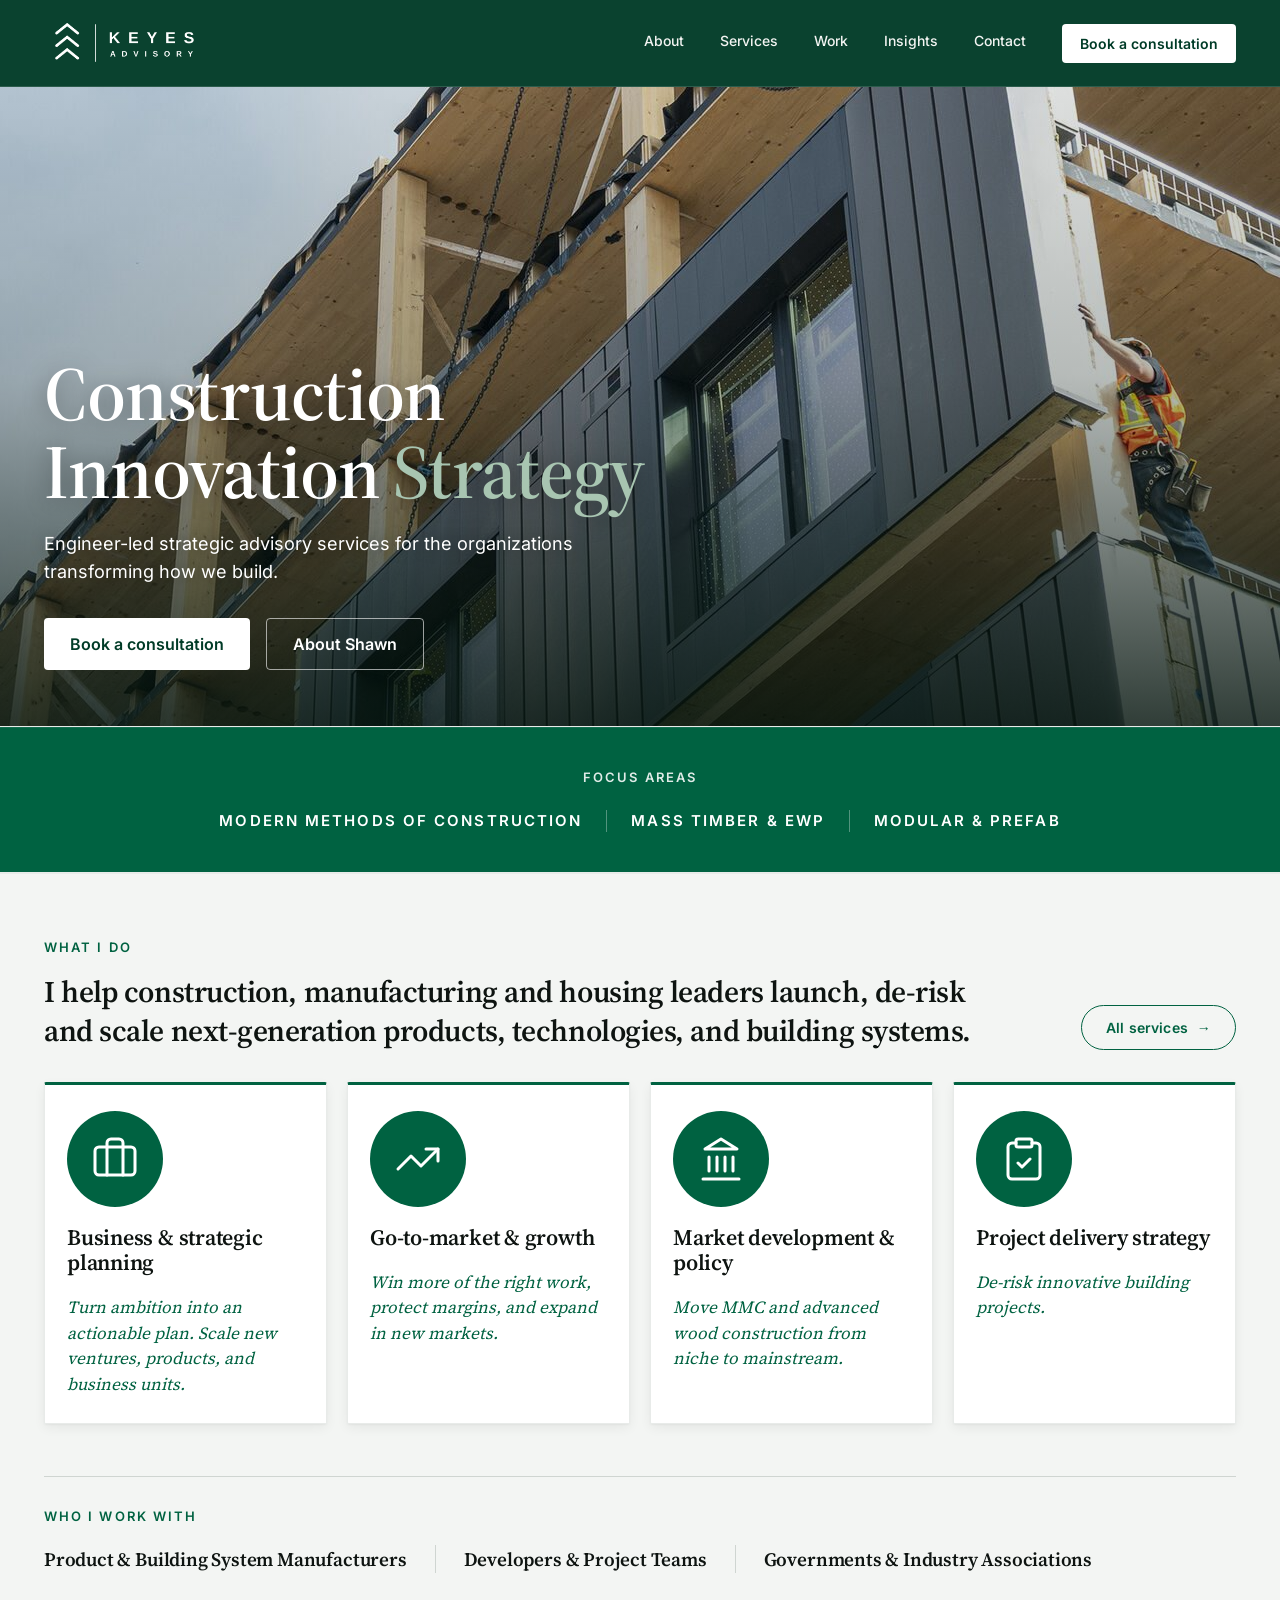
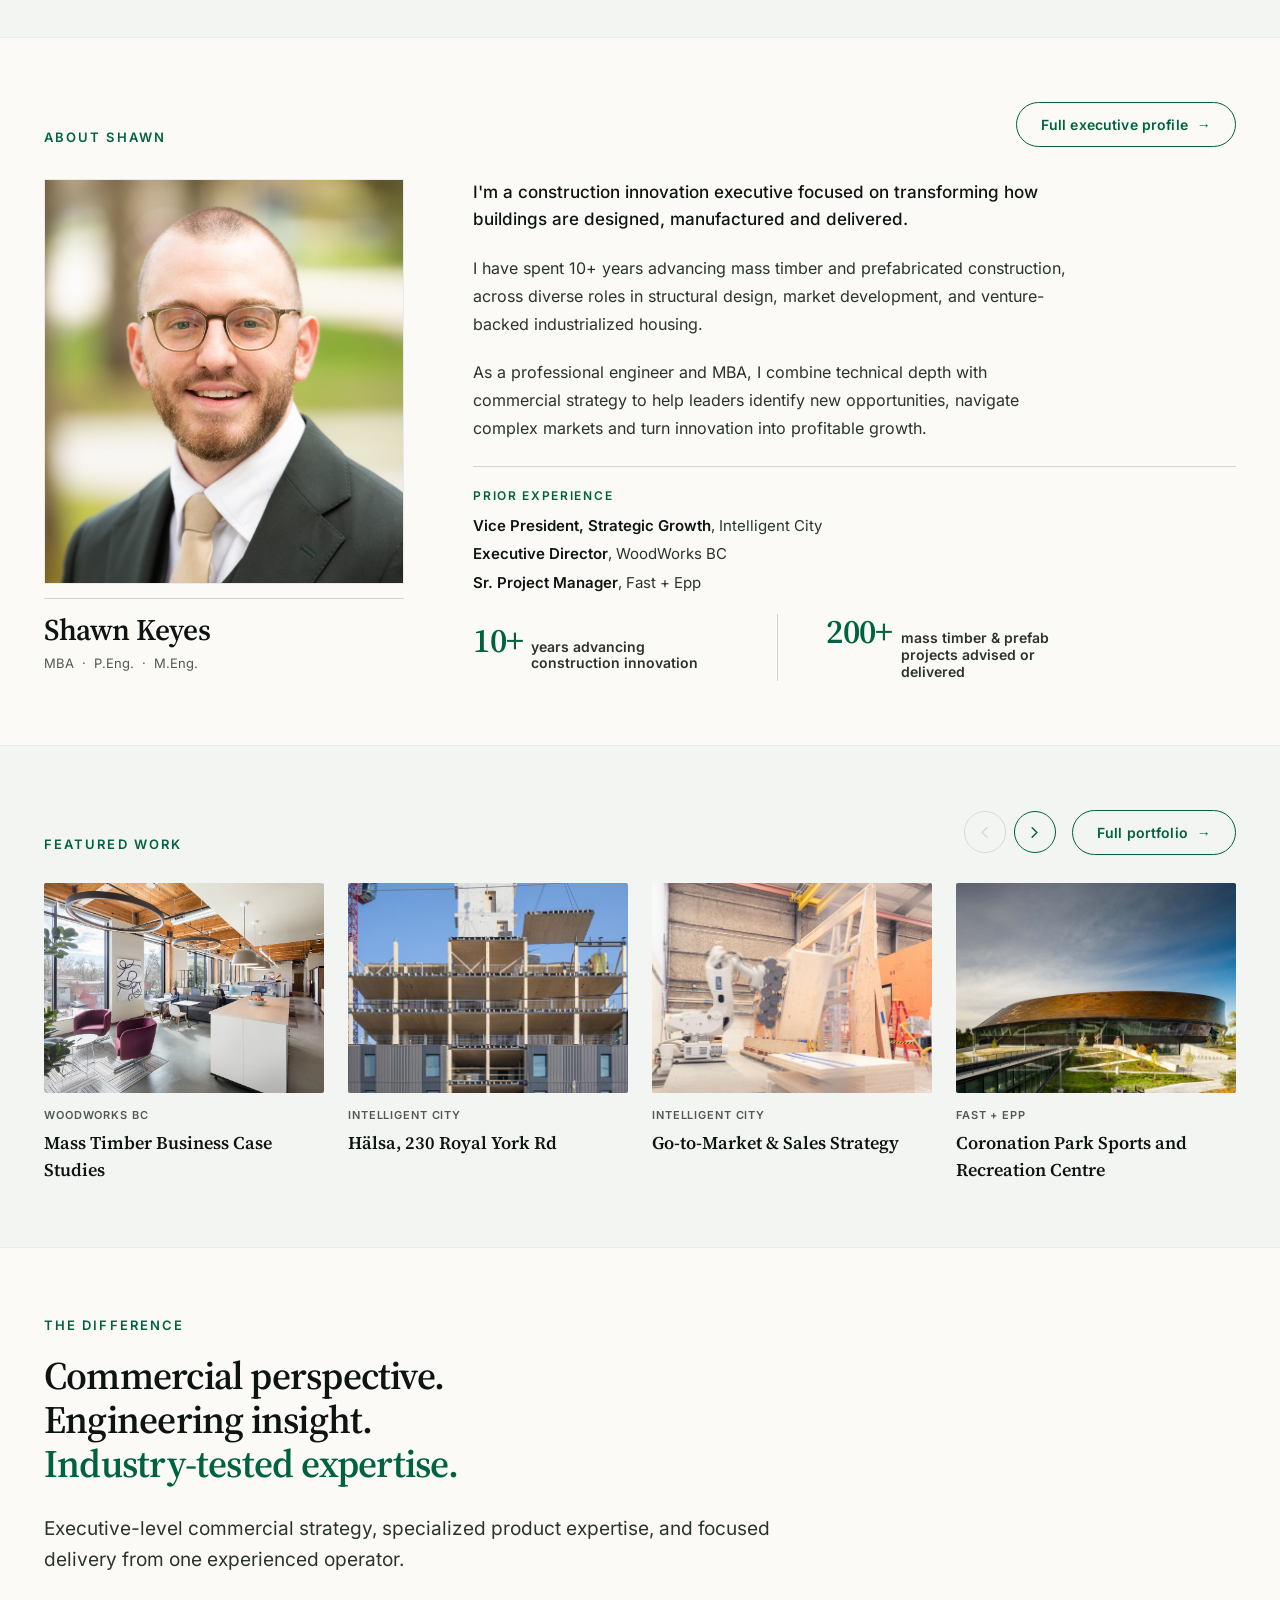
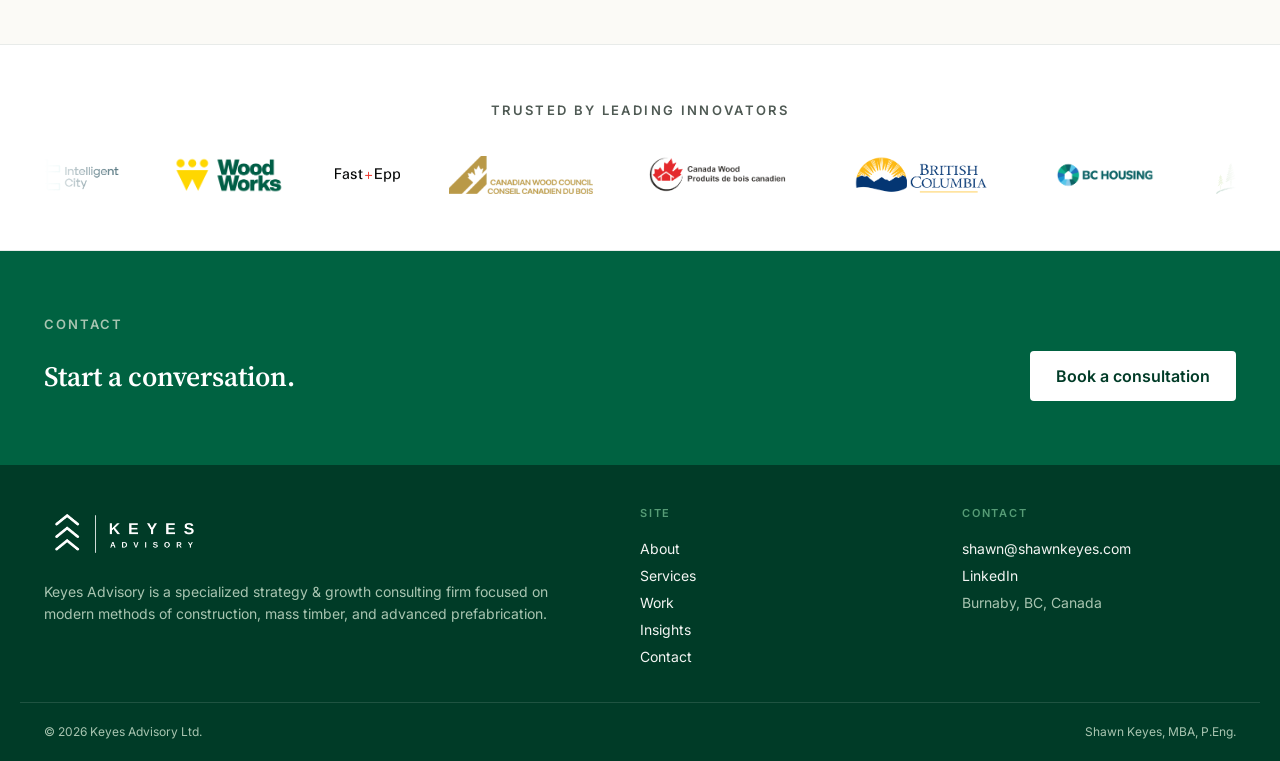
<file: index.html>
<!DOCTYPE html>
<html lang="en">
<head>
<meta charset="utf-8">
<title>Keyes Advisory</title>
<meta name="viewport" content="width=device-width, initial-scale=1">
<meta name="description" content="Engineer-led strategic advisory services for the organizations transforming how we build. Keyes Advisory specializes in modern methods of construction (MMC), mass timber, and modular &amp; prefab.">
<meta name="author" content="Shawn Keyes">
<meta name="keywords" content="Shawn Keyes, Keyes Advisory, construction innovation, mass timber, modern methods of construction, industrialized construction, prefabrication, engineer, commercial executive, chief commercial officer, consulting, go-to-market strategy">
<link rel="canonical" href="https://shawnkeyes.com/">
<meta name="robots" content="index,follow">
<meta name="theme-color" content="#003b27">
<meta property="og:type" content="website">
<meta property="og:site_name" content="Keyes Advisory">
<meta property="og:locale" content="en_CA">
<meta property="og:url" content="https://shawnkeyes.com/">
<meta property="og:title" content="Keyes Advisory — Construction Innovation Strategy">
<meta property="og:description" content="Engineer-led strategic advisory services for the organizations transforming how we build.">
<meta property="og:image" content="https://shawnkeyes.com/assets/og-cover.png">
<meta property="og:image:width" content="1200">
<meta property="og:image:height" content="630">
<meta property="og:image:alt" content="Keyes Advisory — Construction Innovation Strategy">
<meta name="twitter:card" content="summary_large_image">
<meta name="twitter:title" content="Keyes Advisory — Construction Innovation Strategy">
<meta name="twitter:description" content="Engineer-led strategic advisory services for the organizations transforming how we build.">
<meta name="twitter:image" content="https://shawnkeyes.com/assets/og-cover.png">
<link rel="icon" type="image/svg+xml" href="assets/favicon.svg">
<link rel="icon" type="image/png" href="assets/favicon-app-icon.png">
<link rel="apple-touch-icon" href="assets/favicon-app-icon.png">
<link rel="preload" href="assets/fonts/Inter-400.woff2" as="font" type="font/woff2" crossorigin>
<link rel="preload" href="assets/fonts/SourceSerif4-600.woff2" as="font" type="font/woff2" crossorigin>
<link rel="stylesheet" href="css/tokens.css">
<link rel="stylesheet" href="css/site.css">
<link rel="stylesheet" href="css/pages.css">
<script defer data-domain="shawnkeyes.com" src="https://plausible.io/js/script.js"></script>
<script type="application/ld+json">
{"@context":"https://schema.org","@graph":[{"@type":"WebSite","@id":"https://shawnkeyes.com/#website","url":"https://shawnkeyes.com/","name":"Keyes Advisory","alternateName":"Shawn Keyes — Keyes Advisory","inLanguage":"en-CA","publisher":{"@id":"https://shawnkeyes.com/#business"}},{"@type":"ProfessionalService","@id":"https://shawnkeyes.com/#business","name":"Keyes Advisory","legalName":"Keyes Advisory Ltd.","url":"https://shawnkeyes.com/","email":"shawn@shawnkeyes.com","telephone":"+1-604-834-8761","image":"https://shawnkeyes.com/assets/og-cover.png","logo":"https://shawnkeyes.com/assets/logo-horizontal.png","description":"Strategy and growth consulting for construction innovators, with a focus on modern methods of construction, mass timber, and advanced prefabrication.","slogan":"Construction Innovation Strategy","areaServed":["Canada","United States"],"knowsAbout":["Construction Innovation","Mass Timber","Modern Methods of Construction","Industrialized Construction","Prefabrication","Commercial Strategy","Go-to-Market Strategy","Market Development","Project Delivery Strategy"],"keywords":"construction innovation, mass timber, modern methods of construction, industrialized construction, prefabrication, engineer, commercial executive, chief commercial officer, consulting, strategy consulting","address":{"@type":"PostalAddress","addressLocality":"Burnaby","addressRegion":"BC","addressCountry":"CA"},"founder":{"@id":"https://shawnkeyes.com/#shawn-keyes"},"sameAs":["https://www.linkedin.com/in/shawn-keyes/"]},{"@type":"Person","@id":"https://shawnkeyes.com/#shawn-keyes","name":"Shawn Keyes","alternateName":"Shawn Keyes, P.Eng.","jobTitle":["Founder & Principal","Commercial Executive","Chief Commercial Officer","Structural Engineer","Strategy Consultant"],"honorificSuffix":"MBA, P.Eng.","description":"Shawn Keyes is a strategic growth executive, structural engineer, and consultant specializing in construction innovation, mass timber, modern methods of construction, industrialized construction, and prefabrication.","url":"https://shawnkeyes.com/about.html","image":"https://shawnkeyes.com/assets/og-cover.png","worksFor":{"@id":"https://shawnkeyes.com/#business"},"knowsAbout":["Construction Innovation","Mass Timber","Modern Methods of Construction","Industrialized Construction","Prefabrication","Commercial Strategy","Structural Engineering"],"alumniOf":[{"@type":"CollegeOrUniversity","name":"UBC Sauder School of Business"},{"@type":"CollegeOrUniversity","name":"Carleton University"},{"@type":"CollegeOrUniversity","name":"Western University"}],"sameAs":["https://www.linkedin.com/in/shawn-keyes/"]}]}
</script>
</head>
<body>

<header class="site-nav" data-theme="deep-forest" data-logo-size="large">
  <div class="site-nav__inner">
    <a class="site-nav__logo-link" href="/" aria-label="Keyes Advisory — home">
      <img class="site-nav__logo" src="assets/logo-horizontal-white.png" alt="Keyes Advisory" width="1400" height="440">
    </a>
    <button class="site-nav__toggle" type="button" aria-label="Open menu" aria-expanded="false" aria-controls="site-menu">
      <span></span><span></span><span></span>
    </button>
    <nav class="site-nav__links" id="site-menu" aria-label="Primary">
      <a class="site-nav__link" href="about.html">About</a>
      <a class="site-nav__link" href="services.html">Services</a>
      <a class="site-nav__link" href="portfolio.html">Work</a>
      <a class="site-nav__link" href="insights.html">Insights</a>
      <a class="site-nav__link" href="contact.html">Contact</a>
      <a class="site-nav__cta" href="contact.html">Book a consultation</a>
    </nav>
  </div>
</header>

<main id="top">

  <!-- Hero -->
  <section class="img-hero img-hero--home" aria-label="Introduction">
    <img class="img-hero__img" src="assets/photos/p-halsa-lift.jpg" alt="Prefabricated mass timber panel craned into place at Hälsa, Toronto">
    <div class="img-hero__scrim"></div>
    <div class="img-hero__inner">
      <h1 class="img-hero__title">Construction<br>Innovation <span class="accent">Strategy</span></h1>
      <p class="img-hero__lede home-hero__lede">Engineer-led strategic advisory services for the organizations transforming how we build.</p>
      <div class="img-hero__actions">
        <a class="btn btn--white" href="contact.html">Book a consultation</a>
        <a class="btn btn--outline-light" href="about.html">About Shawn</a>
      </div>
    </div>
  </section>

  <!-- Focus areas -->
  <section class="focus" aria-label="Focus areas">
    <div class="focus__inner">
      <div class="focus__label">Focus Areas</div>
      <div class="focus__list">
        <span class="focus__item">Modern methods of construction</span>
        <span class="focus__item">Mass timber &amp; EWP</span>
        <span class="focus__item">Modular &amp; prefab</span>
      </div>
    </div>
  </section>

  <!-- Services + clients -->
  <section id="services" class="svc-teaser band band--tint">
    <div class="wrap" style="padding-top:64px;padding-bottom:64px;">
      <div class="svc-head">
        <div style="flex:1 1 auto;">
          <span class="eyebrow">What I do</span>
          <h2 class="svc-head__h2">I help construction, manufacturing and housing leaders launch, de-risk and scale next-generation products, technologies, and building systems.</h2>
        </div>
        <a class="btn-line" href="services.html">All services <span aria-hidden="true">→</span></a>
      </div>

      <div class="svc-grid">
        <a class="svc-card" href="services.html">
          <div>
            <div class="svc-card__icon"><svg viewBox="0 0 24 24" fill="none" stroke="currentColor" stroke-width="1.5" stroke-linecap="round" stroke-linejoin="round"><path d="M16 20V4a2 2 0 0 0-2-2h-4a2 2 0 0 0-2 2v16"></path><rect width="20" height="14" x="2" y="6" rx="2"></rect></svg></div>
            <h3 class="svc-card__title">Business &amp; strategic planning</h3>
          </div>
          <p class="svc-card__tag">Turn ambition into an actionable plan. Scale new ventures, products, and business units.</p>
        </a>
        <a class="svc-card" href="services.html">
          <div>
            <div class="svc-card__icon"><svg viewBox="0 0 24 24" fill="none" stroke="currentColor" stroke-width="1.5" stroke-linecap="round" stroke-linejoin="round"><polyline points="22 7 13.5 15.5 8.5 10.5 2 17"></polyline><polyline points="16 7 22 7 22 13"></polyline></svg></div>
            <h3 class="svc-card__title">Go-to-market &amp; growth</h3>
          </div>
          <p class="svc-card__tag">Win more of the right work, protect margins, and expand in new markets.</p>
        </a>
        <a class="svc-card" href="services.html">
          <div>
            <div class="svc-card__icon"><svg viewBox="0 0 24 24" fill="none" stroke="currentColor" stroke-width="1.5" stroke-linecap="round" stroke-linejoin="round"><line x1="3" y1="22" x2="21" y2="22"></line><line x1="6" y1="18" x2="6" y2="11"></line><line x1="10" y1="18" x2="10" y2="11"></line><line x1="14" y1="18" x2="14" y2="11"></line><line x1="18" y1="18" x2="18" y2="11"></line><polygon points="12 2 20 7 4 7"></polygon></svg></div>
            <h3 class="svc-card__title">Market development &amp; policy</h3>
          </div>
          <p class="svc-card__tag">Move MMC and advanced wood construction from niche to mainstream.</p>
        </a>
        <a class="svc-card" href="services.html">
          <div>
            <div class="svc-card__icon"><svg viewBox="0 0 24 24" fill="none" stroke="currentColor" stroke-width="1.5" stroke-linecap="round" stroke-linejoin="round"><rect x="8" y="2" width="8" height="4" rx="1"></rect><path d="M16 4h2a2 2 0 0 1 2 2v14a2 2 0 0 1-2 2H6a2 2 0 0 1-2-2V6a2 2 0 0 1 2-2h2"></path><path d="m9 14 2 2 4-4"></path></svg></div>
            <h3 class="svc-card__title">Project delivery strategy</h3>
          </div>
          <p class="svc-card__tag">De-risk innovative building projects.</p>
        </a>
      </div>

      <!-- Who I work with — one labelled row, no cards -->
      <div class="clients">
        <span class="eyebrow">Who I work with</span>
        <ul class="clients__list">
          <li>Product &amp; Building System Manufacturers</li>
          <li>Developers &amp; Project Teams</li>
          <li>Governments &amp; Industry Associations</li>
        </ul>
      </div>
    </div>
  </section>

  <!-- About me -->
  <section id="about" class="home-about band band--cream">
    <div class="wrap" style="padding-top:64px;padding-bottom:64px;">
      <div class="svc-head">
        <div style="flex:1 1 auto;">
          <span class="eyebrow">About Shawn</span>
        </div>
        <a class="btn-line" href="about.html">Full executive profile <span aria-hidden="true">→</span></a>
      </div>
      <div class="home-about__grid">
        <div>
          <figure class="portrait-card">
            <img src="assets/photos/headshot.jpg" alt="Shawn Keyes, Founder and Principal of Keyes Advisory">
          </figure>
          <div class="portrait-meta">
            <div class="portrait-meta__name">Shawn Keyes</div>
            <div class="portrait-meta__creds">MBA &nbsp;·&nbsp; P.Eng. &nbsp;·&nbsp; M.Eng.</div>
          </div>
        </div>
        <div>
          <p class="home-about__lead">I'm a construction innovation executive focused on transforming how buildings are designed, manufactured and delivered.</p>
          <p class="home-about__body">I have spent 10+ years advancing mass timber and prefabricated construction, across diverse roles in structural design, market development, and venture-backed industrialized housing.</p>
          <p class="home-about__body">As a professional engineer and MBA, I combine technical depth with commercial strategy to help leaders identify new opportunities, navigate complex markets and turn innovation into profitable growth.</p>
          <div class="prior-exp">
            <span class="prior-exp__label">Prior experience</span>
            <span class="prior-exp__roles"><span class="role-item"><strong>Vice President, Strategic Growth</strong>, Intelligent City</span><span class="role-item"><strong>Executive Director</strong>, WoodWorks BC</span><span class="role-item"><strong>Sr. Project Manager</strong>, Fast + Epp</span></span>
          </div>
          <div class="stat-row">
            <div class="stat">
              <span class="stat__num">10+</span>
              <span class="stat__label">years advancing construction innovation</span>
            </div>
            <div class="stat stat--divided">
              <span class="stat__num">200+</span>
              <span class="stat__label">mass timber &amp; prefab projects advised or delivered</span>
            </div>
          </div>
        </div>
      </div>
    </div>
  </section>

  <!-- Selected work -->
  <section id="work" class="band band--tint">
    <div class="wrap" style="padding-top:64px;padding-bottom:64px;">
      <div class="work-head">
        <div>
          <span class="eyebrow">Featured work</span>
        </div>
        <div class="work-head__controls">
          <div class="carousel__nav">
            <button class="carousel__btn" type="button" data-dir="-1" aria-label="Previous projects" aria-controls="work-track">
              <svg viewBox="0 0 24 24" fill="none" stroke="currentColor" stroke-width="1.8" stroke-linecap="round" stroke-linejoin="round" aria-hidden="true"><path d="M15 18l-6-6 6-6"></path></svg>
            </button>
            <button class="carousel__btn" type="button" data-dir="1" aria-label="Next projects" aria-controls="work-track">
              <svg viewBox="0 0 24 24" fill="none" stroke="currentColor" stroke-width="1.8" stroke-linecap="round" stroke-linejoin="round" aria-hidden="true"><path d="M9 18l6-6-6-6"></path></svg>
            </button>
          </div>
          <a class="btn-line" href="portfolio.html">Full portfolio <span aria-hidden="true">&rarr;</span></a>
        </div>
      </div>

      <div class="carousel" data-carousel>
        <div class="carousel__track" id="work-track" tabindex="0" role="region" aria-label="Selected projects, scrollable"></div>
        <div class="carousel__edge carousel__edge--prev" data-dir="-1" aria-hidden="true"></div>
        <div class="carousel__edge carousel__edge--next" data-dir="1" aria-hidden="true"></div>
      </div>
    </div>
  </section>

  <!-- The difference -->
  <section id="edge" class="edge band band--cream" aria-label="The difference">
    <div class="wrap" style="padding-top:68px;padding-bottom:68px;">
      <div class="edge__head">
        <span class="eyebrow">The difference</span>
        <h2 class="edge__h2">Commercial perspective.<br>Engineering insight.<br><span class="accent">Industry-tested expertise.</span></h2>
        <p class="edge__lede">Executive-level commercial strategy, specialized product expertise, and focused delivery from one experienced operator.</p>
      </div>
    </div>
  </section>


  <!-- Trusted by -->
  <section class="trusted band band--white">
    <div class="wrap" style="padding-top:56px;padding-bottom:56px;">
      <div class="trusted__label">Trusted by leading innovators</div>
      <div class="trusted-mask">
        <div class="trusted-track" id="trusted-track"></div>
      </div>
    </div>
  </section>

  <!-- Contact CTA -->
  <section class="cta-band" aria-label="Contact">
    <div class="cta-band__inner">
      <span class="cta-band__eyebrow">Contact</span>
      <div class="cta-band__row">
        <h2 class="cta-band__h2">Start a conversation.</h2>
        <div class="cta-band__actions">
          <a class="btn btn--white" href="contact.html">Book a consultation</a>
        </div>
      </div>
    </div>
  </section>
</main>

<footer class="site-footer" data-theme="deep-forest">
  <div class="site-footer__main">
    <div>
      <img class="site-footer__logo" src="assets/logo-horizontal-white.png" alt="Keyes Advisory" width="1400" height="440">
      <p class="site-footer__blurb">Keyes Advisory is a specialized strategy &amp; growth consulting firm focused on modern methods of construction, mass timber, and advanced prefabrication.</p>
    </div>
    <div>
      <span class="site-footer__heading">Site</span>
      <ul class="site-footer__list">
        <li><a href="about.html">About</a></li>
        <li><a href="services.html">Services</a></li>
        <li><a href="portfolio.html">Work</a></li>
        <li><a href="insights.html">Insights</a></li>
        <li><a href="contact.html">Contact</a></li>
      </ul>
    </div>
    <div>
      <a class="site-footer__heading" href="contact.html">Contact</a>
      <ul class="site-footer__list">
        <li><a href="mailto:shawn@shawnkeyes.com">shawn@shawnkeyes.com</a></li>
        <li><a href="https://www.linkedin.com/in/shawn-keyes/" target="_blank" rel="noopener">LinkedIn</a></li>
        <li class="is-muted">Burnaby, BC, Canada</li>
      </ul>
    </div>
  </div>
  <div class="site-footer__bottom">
    <span>&copy; 2026 Keyes Advisory Ltd.</span>
    <span>Shawn Keyes, MBA, P.Eng.</span>
  </div>
</footer>

<script src="js/nav-toggle.js"></script>
<script src="js/home-marquee.js"></script>
<script src="js/work-carousel.js"></script>
</body>
</html>
</file>
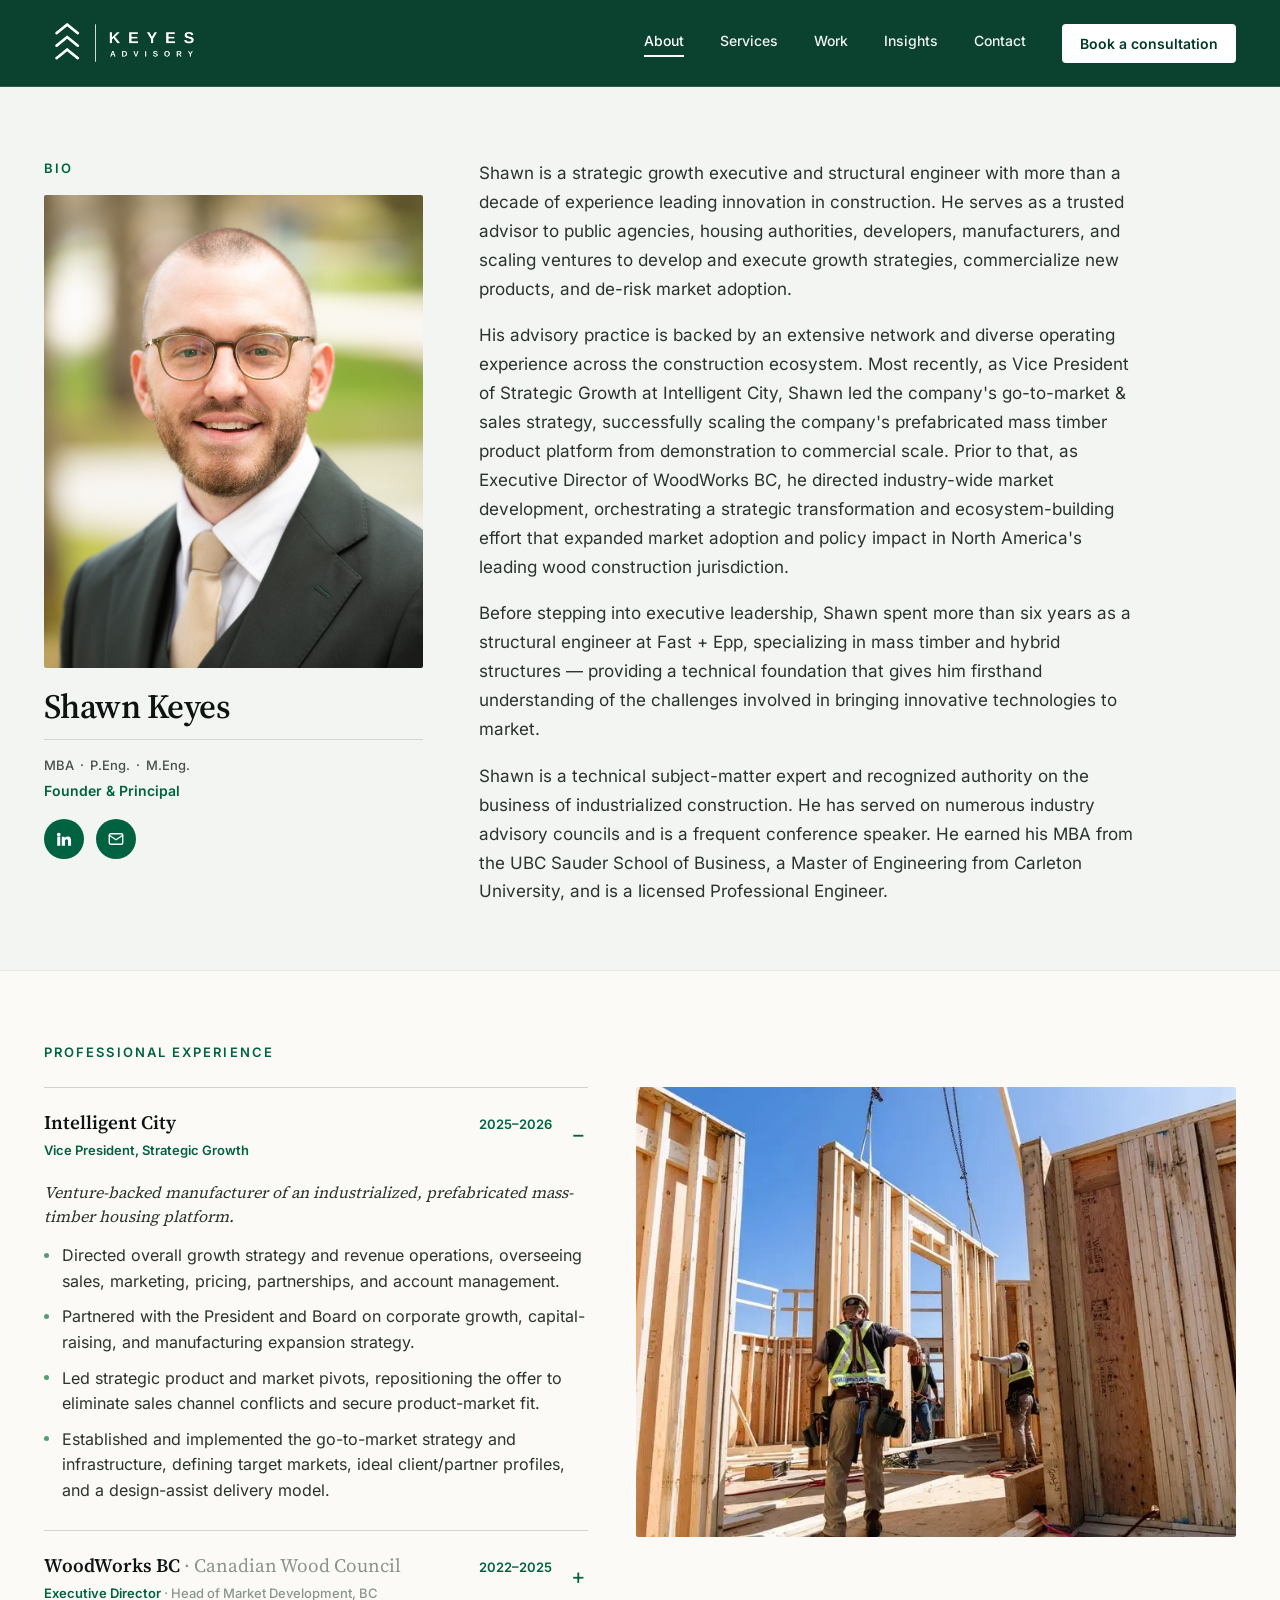
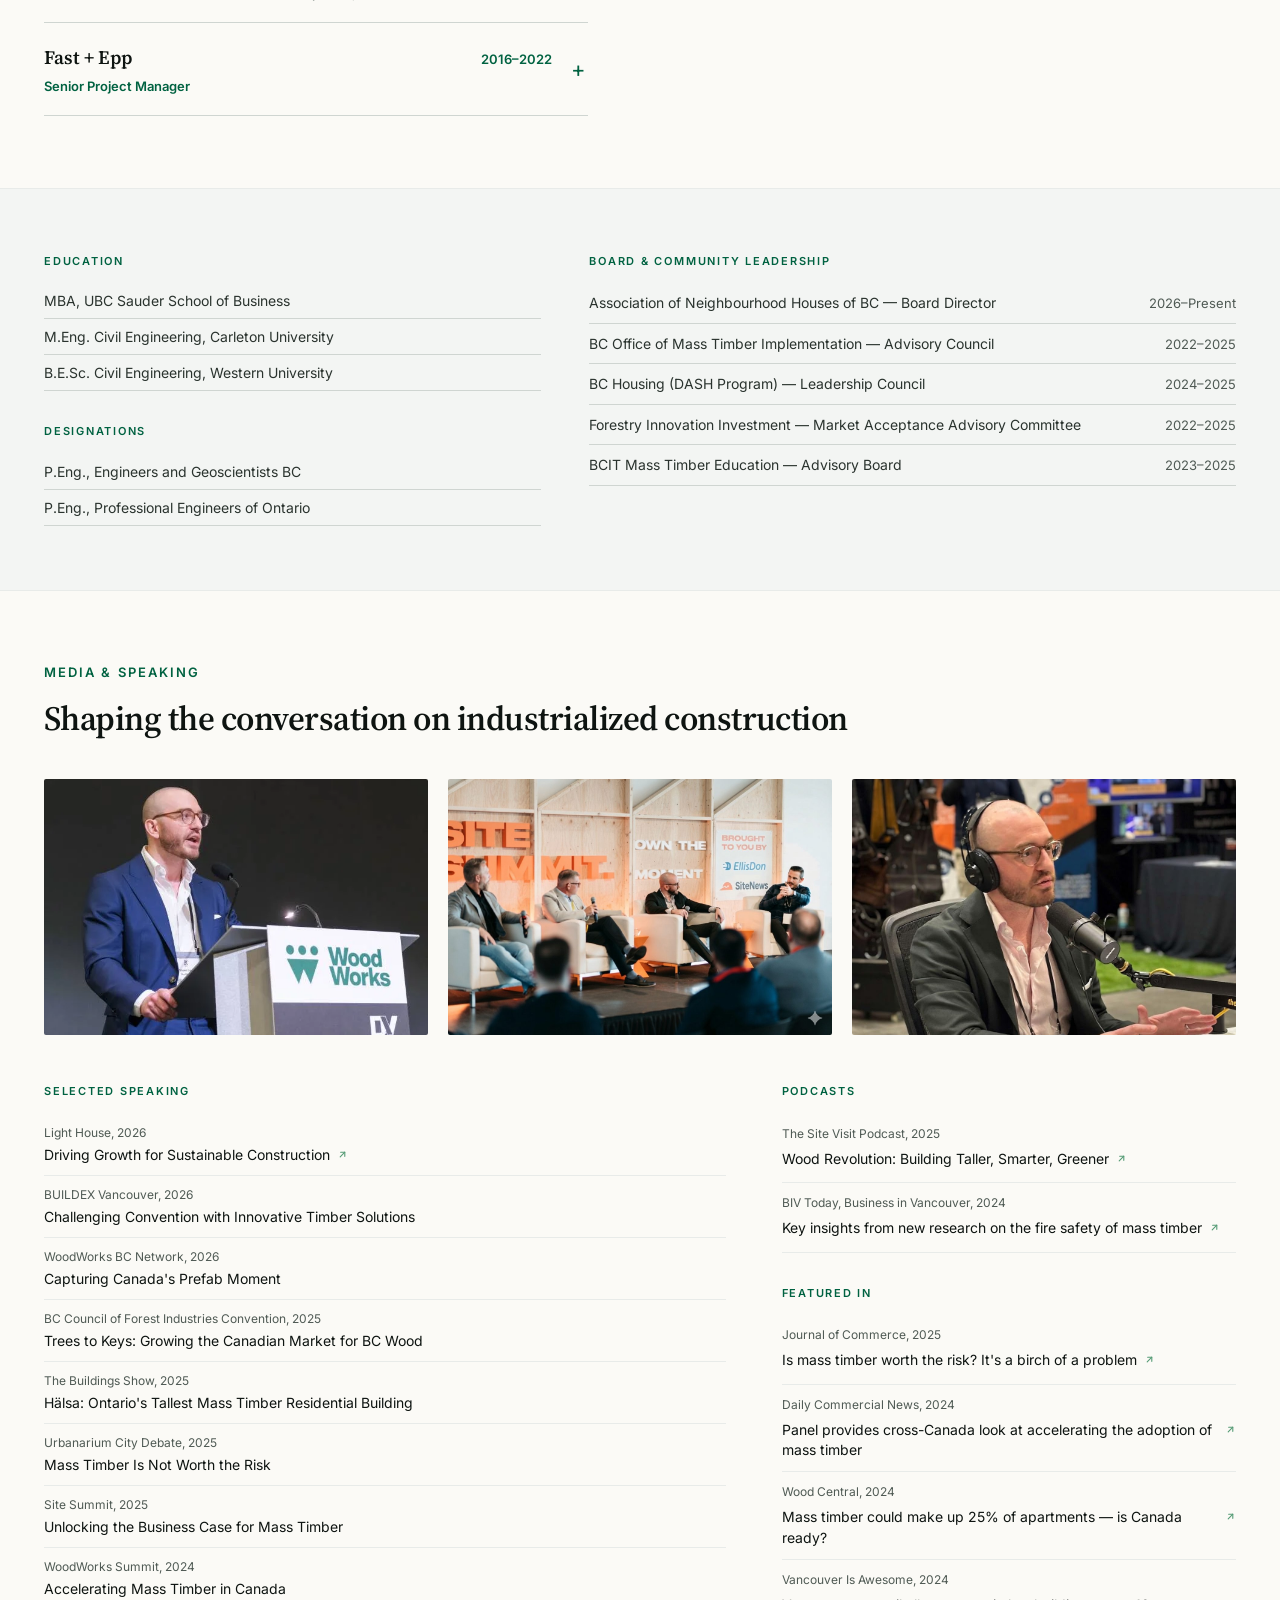
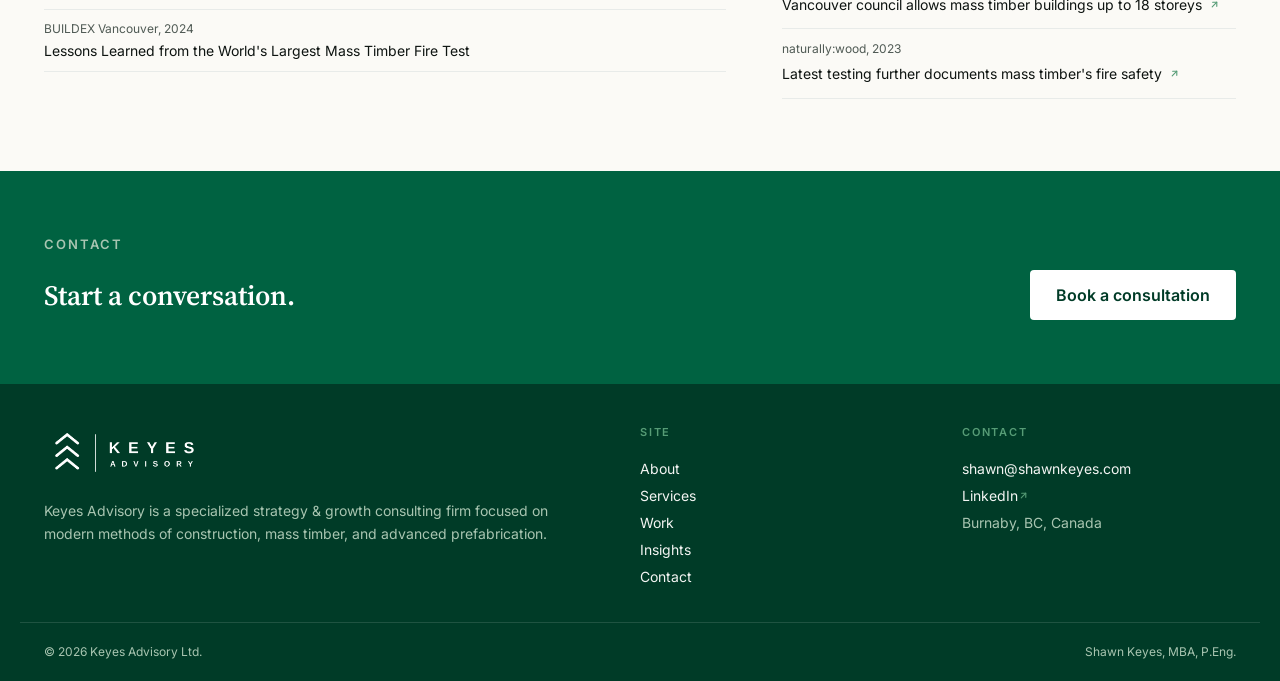
<file: about.html>
<!DOCTYPE html>
<html lang="en">
<head>
<meta charset="utf-8">
<title>About Shawn Keyes — Keyes Advisory</title>
<meta name="viewport" content="width=device-width, initial-scale=1">
<meta name="description" content="Strategic growth advisor and structural engineer combining commercial acumen with technical expertise to advance construction innovation. Partnering with scaling ventures, manufacturers, and public agencies to launch, de-risk, and scale next-generation products, technologies, and building systems.">
<meta name="author" content="Shawn Keyes">
<meta name="keywords" content="Shawn Keyes, Keyes Advisory, structural engineer, commercial executive, chief commercial officer, construction innovation, mass timber, modern methods of construction, industrialized construction, prefabrication, consulting">
<link rel="canonical" href="https://shawnkeyes.com/about.html">
<meta name="robots" content="index,follow">
<meta name="theme-color" content="#003b27">
<meta property="og:type" content="profile">
<meta property="og:site_name" content="Keyes Advisory">
<meta property="og:locale" content="en_CA">
<meta property="og:url" content="https://shawnkeyes.com/about.html">
<meta property="og:title" content="About Shawn Keyes — Keyes Advisory">
<meta property="og:description" content="Structural engineer and growth executive. A decade leading innovation across mass timber, prefabrication, and modern methods of construction.">
<meta property="og:image" content="https://shawnkeyes.com/assets/og-cover.png">
<meta property="og:image:width" content="1200">
<meta property="og:image:height" content="630">
<meta property="og:image:alt" content="Keyes Advisory — Construction Innovation Strategy">
<meta name="twitter:card" content="summary_large_image">
<meta name="twitter:title" content="About Shawn Keyes — Keyes Advisory">
<meta name="twitter:description" content="Structural engineer and growth executive. A decade leading innovation across mass timber, prefabrication, and modern methods of construction.">
<meta name="twitter:image" content="https://shawnkeyes.com/assets/og-cover.png">
<link rel="icon" type="image/svg+xml" href="assets/favicon.svg">
<link rel="icon" type="image/png" href="assets/favicon-app-icon.png">
<link rel="apple-touch-icon" href="assets/favicon-app-icon.png">
<link rel="preload" href="assets/fonts/Inter-400.woff2" as="font" type="font/woff2" crossorigin>
<link rel="preload" href="assets/fonts/SourceSerif4-600.woff2" as="font" type="font/woff2" crossorigin>
<link rel="stylesheet" href="css/tokens.css">
<link rel="stylesheet" href="css/site.css">
<link rel="stylesheet" href="css/pages.css">
<script defer data-domain="shawnkeyes.com" src="https://plausible.io/js/script.js"></script>
<script type="application/ld+json">
{"@context":"https://schema.org","@graph":[{"@type":"WebSite","@id":"https://shawnkeyes.com/#website","url":"https://shawnkeyes.com/","name":"Keyes Advisory","alternateName":"Shawn Keyes — Keyes Advisory","inLanguage":"en-CA","publisher":{"@id":"https://shawnkeyes.com/#business"}},{"@type":"ProfessionalService","@id":"https://shawnkeyes.com/#business","name":"Keyes Advisory","legalName":"Keyes Advisory Ltd.","url":"https://shawnkeyes.com/","email":"shawn@shawnkeyes.com","telephone":"+1-604-834-8761","image":"https://shawnkeyes.com/assets/og-cover.png","logo":"https://shawnkeyes.com/assets/logo-horizontal.png","description":"Strategy and growth consulting for construction innovators, with a focus on modern methods of construction, mass timber, and advanced prefabrication.","slogan":"Construction Innovation Strategy","areaServed":["Canada","United States"],"knowsAbout":["Construction Innovation","Mass Timber","Modern Methods of Construction","Industrialized Construction","Prefabrication","Commercial Strategy","Go-to-Market Strategy","Market Development","Project Delivery Strategy"],"keywords":"construction innovation, mass timber, modern methods of construction, industrialized construction, prefabrication, engineer, commercial executive, chief commercial officer, consulting, strategy consulting","address":{"@type":"PostalAddress","addressLocality":"Burnaby","addressRegion":"BC","addressCountry":"CA"},"founder":{"@id":"https://shawnkeyes.com/#shawn-keyes"},"sameAs":["https://www.linkedin.com/in/shawn-keyes/"]},{"@type":"Person","@id":"https://shawnkeyes.com/#shawn-keyes","name":"Shawn Keyes","alternateName":"Shawn Keyes, P.Eng.","jobTitle":["Founder & Principal","Commercial Executive","Chief Commercial Officer","Structural Engineer","Strategy Consultant"],"honorificSuffix":"MBA, P.Eng.","description":"Shawn Keyes is a strategic growth executive, structural engineer, and consultant specializing in construction innovation, mass timber, modern methods of construction, industrialized construction, and prefabrication.","url":"https://shawnkeyes.com/about.html","image":"https://shawnkeyes.com/assets/og-cover.png","worksFor":{"@id":"https://shawnkeyes.com/#business"},"knowsAbout":["Construction Innovation","Mass Timber","Modern Methods of Construction","Industrialized Construction","Prefabrication","Commercial Strategy","Structural Engineering"],"alumniOf":[{"@type":"CollegeOrUniversity","name":"UBC Sauder School of Business"},{"@type":"CollegeOrUniversity","name":"Carleton University"},{"@type":"CollegeOrUniversity","name":"Western University"}],"sameAs":["https://www.linkedin.com/in/shawn-keyes/"]},{"@type":"BreadcrumbList","@id":"https://shawnkeyes.com/about.html#breadcrumb","itemListElement":[{"@type":"ListItem","position":1,"name":"Home","item":"https://shawnkeyes.com/"},{"@type":"ListItem","position":2,"name":"About","item":"https://shawnkeyes.com/about.html"}]}]}
</script>
</head>
<body>

<header class="site-nav" data-theme="deep-forest" data-logo-size="large">
  <div class="site-nav__inner">
    <a class="site-nav__logo-link" href="/" aria-label="Keyes Advisory — home">
      <img class="site-nav__logo" src="assets/logo-horizontal-white.png" alt="Keyes Advisory" width="1400" height="440">
    </a>
    <button class="site-nav__toggle" type="button" aria-label="Open menu" aria-expanded="false" aria-controls="site-menu">
      <span></span><span></span><span></span>
    </button>
    <nav class="site-nav__links" id="site-menu" aria-label="Primary">
      <a class="site-nav__link site-nav__link--active" aria-current="page" href="about.html">About</a>
      <a class="site-nav__link" href="services.html">Services</a>
      <a class="site-nav__link" href="portfolio.html">Work</a>
      <a class="site-nav__link" href="insights.html">Insights</a>
      <a class="site-nav__link" href="contact.html">Contact</a>
      <a class="site-nav__cta" href="contact.html">Book a consultation</a>
    </nav>
  </div>
</header>

<main>
  <!-- Bio header -->
  <section class="bio">
    <div class="bio__grid">
      <aside class="bio__aside">
        <span class="eyebrow eyebrow--sm bio__label">Bio</span>
        <figure class="bio__portrait">
          <img src="assets/photos/headshot.jpg" alt="Shawn Keyes, Founder and Principal of Keyes Advisory">
        </figure>
        <h1 class="bio__name">Shawn Keyes</h1>
        <div class="bio__meta">
          <div class="bio__creds">MBA &nbsp;·&nbsp; P.Eng. &nbsp;·&nbsp; M.Eng.</div>
          <div class="bio__role">Founder &amp; Principal</div>
          <div class="bio__social">
            <a href="https://www.linkedin.com/in/shawn-keyes/" target="_blank" rel="noopener" aria-label="LinkedIn"><svg viewBox="0 0 24 24" width="18" height="18" fill="currentColor"><path d="M4.98 3.5a2.5 2.5 0 1 1 0 5 2.5 2.5 0 0 1 0-5zM3 9h4v12H3zM9 9h3.8v1.7h.05c.53-1 1.83-2.05 3.77-2.05 4.03 0 4.78 2.65 4.78 6.1V21h-4v-5.6c0-1.34-.02-3.06-1.87-3.06-1.87 0-2.16 1.46-2.16 2.96V21H9z"></path></svg></a>
            <a href="mailto:shawn@shawnkeyes.com" aria-label="Email"><svg viewBox="0 0 24 24" width="18" height="18" fill="none" stroke="currentColor" stroke-width="1.8" stroke-linecap="round" stroke-linejoin="round"><rect x="3" y="5" width="18" height="14" rx="2"></rect><path d="m3 7 9 6 9-6"></path></svg></a>
          </div>
        </div>
      </aside>
      <div class="bio__body">
        <p>Shawn is a strategic growth executive and structural engineer with more than a decade of experience leading innovation in construction. He serves as a trusted advisor to public agencies, housing authorities, developers, manufacturers, and scaling ventures to develop and execute growth strategies, commercialize new products, and de-risk market adoption.</p>
        <p>His advisory practice is backed by an extensive network and diverse operating experience across the construction ecosystem. Most recently, as Vice President of Strategic Growth at Intelligent City, Shawn led the company's go-to-market &amp; sales strategy, successfully scaling the company's prefabricated mass timber product platform from demonstration to commercial scale. Prior to that, as Executive Director of WoodWorks BC, he directed industry-wide market development, orchestrating a strategic transformation and ecosystem-building effort that expanded market adoption and policy impact in North America's leading wood construction jurisdiction.</p>
        <p>Before stepping into executive leadership, Shawn spent more than six years as a structural engineer at Fast + Epp, specializing in mass timber and hybrid structures &mdash; providing a technical foundation that gives him firsthand understanding of the challenges involved in bringing innovative technologies to market.</p>
        <p>Shawn is a technical subject-matter expert and recognized authority on the business of industrialized construction. He has served on numerous industry advisory councils and is a frequent conference speaker. He earned his MBA from the UBC Sauder School of Business, a Master of Engineering from Carleton University, and is a licensed Professional Engineer.</p>
      </div>
    </div>
  </section>

  <!-- Career -->
  <section class="section--cream">
    <div class="wrap" style="padding-top:72px;padding-bottom:72px;">
      <span class="eyebrow eyebrow--sm" style="margin-bottom:24px;">Professional Experience</span>
      <div class="career__grid">
        <div class="acc" id="career-accordion">
          <div class="acc__item is-open">
            <button class="acc__btn" aria-expanded="true">
              <span class="acc__head"><span class="acc__org">Intelligent City<span class="acc__role">Vice President, Strategic Growth</span></span><span class="acc__dates">2025–2026</span></span>
              <span class="acc__sign"><span class="acc__sign-minus">−</span><span class="acc__sign-plus">+</span></span>
            </button>
            <div class="acc__panel">
              <p class="acc__summary">Venture-backed manufacturer of an industrialized, prefabricated mass-timber housing platform.</p>
              <ul class="acc__bullets">
                <li>Directed overall growth strategy and revenue operations, overseeing sales, marketing, pricing, partnerships, and account management.</li>
                <li>Partnered with the President and Board on corporate growth, capital-raising, and manufacturing expansion strategy.</li>
                <li>Led strategic product and market pivots, repositioning the offer to eliminate sales channel conflicts and secure product-market fit.</li>
                <li>Established and implemented the go-to-market strategy and infrastructure, defining target markets, ideal client/partner profiles, and a design-assist delivery model.</li>
              </ul>
            </div>
          </div>
          <div class="acc__item">
            <button class="acc__btn" aria-expanded="false">
              <span class="acc__head"><span class="acc__org">WoodWorks BC<span class="acc__second">&nbsp;·&nbsp;Canadian Wood Council</span><span class="acc__role">Executive Director<span class="acc__second">&nbsp;·&nbsp;Head of Market Development, BC</span></span></span><span class="acc__dates">2022–2025</span></span>
              <span class="acc__sign"><span class="acc__sign-minus">−</span><span class="acc__sign-plus">+</span></span>
            </button>
            <div class="acc__panel">
              <p class="acc__summary">Market development program dedicated to increasing adoption of wood in construction.</p>
              <ul class="acc__bullets">
                <li>Served as executive lead with full operational and financial oversight, driving strategic, governance, and funding transformation.</li>
                <li>Authored and executed a multi-year strategic plan that positioned the organization as the region's primary authority on timber construction.</li>
                <li>Cultivated an industry-wide stakeholder network across the AEC+D and wood products value chain and expanded strategic partnerships.</li>
                <li>Built a high-performing, multidisciplinary technical advisory team.</li>
              </ul>
            </div>
          </div>
          <div class="acc__item">
            <button class="acc__btn" aria-expanded="false">
              <span class="acc__head"><span class="acc__org">Fast + Epp<span class="acc__role">Senior Project Manager</span></span><span class="acc__dates">2016–2022</span></span>
              <span class="acc__sign"><span class="acc__sign-minus">−</span><span class="acc__sign-plus">+</span></span>
            </button>
            <div class="acc__panel">
              <p class="acc__summary">Award-winning structural engineering firm and international leader in mass timber and structural innovation.</p>
              <ul class="acc__bullets">
                <li>Directed the delivery of complex, precedent-setting projects across Canada while overseeing firm-wide resource planning.</li>
                <li>Led operational improvement initiatives to strengthen project delivery, project management, and QA/QC systems.</li>
                <li>Partnered with leadership to advance business development and strategic growth initiatives.</li>
              </ul>
            </div>
          </div>
        </div>
        <div class="career__photo">
          <img src="assets/photos/about-career-photo.webp" alt="Shawn Keyes on a mass timber construction site">
        </div>
      </div>
    </div>
  </section>

  <!-- Credentials -->
  <section class="creds section--band">
    <div class="creds__grid">
      <div class="creds__col">
        <div>
          <h4>Education</h4>
          <ul>
            <li>MBA, UBC Sauder School of Business</li>
            <li>M.Eng. Civil Engineering, Carleton University</li>
            <li>B.E.Sc. Civil Engineering, Western University</li>
          </ul>
        </div>
        <div>
          <h4>Designations</h4>
          <ul>
            <li>P.Eng., Engineers and Geoscientists BC</li>
            <li>P.Eng., Professional Engineers of Ontario</li>
          </ul>
        </div>
      </div>
      <div>
        <h4>Board &amp; community leadership</h4>
        <ul>
          <li class="board-row"><span>Association of Neighbourhood Houses of BC — Board Director</span><span class="dates">2026–Present</span></li>
          <li class="board-row"><span>BC Office of Mass Timber Implementation — Advisory Council</span><span class="dates">2022–2025</span></li>
          <li class="board-row"><span>BC Housing (DASH Program) — Leadership Council</span><span class="dates">2024–2025</span></li>
          <li class="board-row"><span>Forestry Innovation Investment — Market Acceptance Advisory Committee</span><span class="dates">2022–2025</span></li>
          <li class="board-row"><span>BCIT Mass Timber Education — Advisory Board</span><span class="dates">2023–2025</span></li>
        </ul>
      </div>
    </div>
  </section>

  <!-- Media & speaking -->
  <section class="section--cream media">
    <div class="wrap" style="padding-top:72px;padding-bottom:72px;">
      <span class="eyebrow eyebrow--sm" style="margin-bottom:16px;">Media &amp; speaking</span>
      <h2 class="media__h2">Shaping the conversation on industrialized construction</h2>
      <div class="media__photos">
        <img src="assets/photos/about-buildex.webp" alt="Shawn Keyes speaking at BUILDEX Vancouver" loading="lazy">
        <img src="assets/photos/speaking-sitesummit.jpg" alt="Shawn Keyes speaking on a panel at Site Summit" loading="lazy" style="object-position:center 30%">
        <img src="assets/photos/podcast-sitevisit-clean.jpg" alt="Shawn Keyes recording The Site Visit podcast" loading="lazy" style="object-position:center 32%">
      </div>
      <div class="media__lists">
        <div>
          <h4>Selected speaking</h4>
          <ul class="talks">
            <li><span class="org">Light House, 2026</span><a href="https://www.youtube.com/watch?v=m3K8eD3XhJ0&amp;t=2463s" target="_blank" rel="noopener">Driving Growth for Sustainable Construction<span class="ext-mark" aria-hidden="true"><svg viewBox="0 0 24 24" fill="none" stroke="currentColor" stroke-width="2.4" stroke-linecap="round" stroke-linejoin="round"><path d="M7 17 17 7"></path><path d="M8 7h9v9"></path></svg></span><span class="sr-only">(watch on YouTube)</span></a></li>
            <li><span class="org">BUILDEX Vancouver, 2026</span>Challenging Convention with Innovative Timber Solutions</li>
            <li><span class="org">WoodWorks BC Network, 2026</span>Capturing Canada's Prefab Moment</li>
            <li><span class="org">BC Council of Forest Industries Convention, 2025</span>Trees to Keys: Growing the Canadian Market for BC Wood</li>
            <li><span class="org">The Buildings Show, 2025</span>Hälsa: Ontario's Tallest Mass Timber Residential Building</li>
            <li><span class="org">Urbanarium City Debate, 2025</span>Mass Timber Is Not Worth the Risk</li>
            <li><span class="org">Site Summit, 2025</span>Unlocking the Business Case for Mass Timber</li>
            <li><span class="org">WoodWorks Summit, 2024</span>Accelerating Mass Timber in Canada</li>
            <li><span class="org">BUILDEX Vancouver, 2024</span>Lessons Learned from the World's Largest Mass Timber Fire Test</li>
          </ul>
        </div>
        <div>
          <h4>Podcasts</h4>
          <ul class="linklist">
            <li>
              <div class="pub">The Site Visit Podcast, 2025</div>
              <a href="https://thesitevisit.buzzsprout.com/269424/episodes/16776825-wood-revolution-building-taller-smarter-greener-with-shawn-keyes-executive-director-at-woodworks-bc" target="_blank" rel="noopener">Wood Revolution: Building Taller, Smarter, Greener<span class="ext-mark" aria-hidden="true"><svg viewBox="0 0 24 24" fill="none" stroke="currentColor" stroke-width="2.4" stroke-linecap="round" stroke-linejoin="round"><path d="M7 17 17 7"></path><path d="M8 7h9v9"></path></svg></span></a>
            </li>
            <li>
              <div class="pub">BIV Today, Business in Vancouver, 2024</div>
              <a href="https://www.biv.com/video/key-insights-from-new-research-on-the-fire-safety-of-mass-timber-8396659" target="_blank" rel="noopener">Key insights from new research on the fire safety of mass timber<span class="ext-mark" aria-hidden="true"><svg viewBox="0 0 24 24" fill="none" stroke="currentColor" stroke-width="2.4" stroke-linecap="round" stroke-linejoin="round"><path d="M7 17 17 7"></path><path d="M8 7h9v9"></path></svg></span></a>
            </li>
          </ul>
          <h4 class="mt">Featured in</h4>
          <ul class="linklist">
            <li>
              <div class="pub">Journal of Commerce, 2025</div>
              <a href="https://canada.constructconnect.com/joc/news/resource/2025/07/is-mass-timber-worth-the-risk-its-a-birch-of-a-problem" target="_blank" rel="noopener">Is mass timber worth the risk? It's a birch of a problem<span class="ext-mark" aria-hidden="true"><svg viewBox="0 0 24 24" fill="none" stroke="currentColor" stroke-width="2.4" stroke-linecap="round" stroke-linejoin="round"><path d="M7 17 17 7"></path><path d="M8 7h9v9"></path></svg></span></a>
            </li>
            <li>
              <div class="pub">Daily Commercial News, 2024</div>
              <a href="https://canada.constructconnect.com/dcn/news/resource/2024/10/panel-provides-cross-canada-look-at-accelerating-the-adoption-of-mass-timber" target="_blank" rel="noopener">Panel provides cross-Canada look at accelerating the adoption of mass timber<span class="ext-mark" aria-hidden="true"><svg viewBox="0 0 24 24" fill="none" stroke="currentColor" stroke-width="2.4" stroke-linecap="round" stroke-linejoin="round"><path d="M7 17 17 7"></path><path d="M8 7h9v9"></path></svg></span></a>
            </li>
            <li>
              <div class="pub">Wood Central, 2024</div>
              <a href="https://woodcentral.com.au/mass-timber-could-make-up-25-of-apartments-is-canada-ready/" target="_blank" rel="noopener">Mass timber could make up 25% of apartments — is Canada ready?<span class="ext-mark" aria-hidden="true"><svg viewBox="0 0 24 24" fill="none" stroke="currentColor" stroke-width="2.4" stroke-linecap="round" stroke-linejoin="round"><path d="M7 17 17 7"></path><path d="M8 7h9v9"></path></svg></span></a>
            </li>
            <li>
              <div class="pub">Vancouver Is Awesome, 2024</div>
              <a href="https://www.vancouverisawesome.com/local-news/vancouver-council-allows-mass-timber-buildings-up-to-18-storeys-9076333" target="_blank" rel="noopener">Vancouver council allows mass timber buildings up to 18 storeys<span class="ext-mark" aria-hidden="true"><svg viewBox="0 0 24 24" fill="none" stroke="currentColor" stroke-width="2.4" stroke-linecap="round" stroke-linejoin="round"><path d="M7 17 17 7"></path><path d="M8 7h9v9"></path></svg></span></a>
            </li>
            <li>
              <div class="pub">naturally:wood, 2023</div>
              <a href="https://www.naturallywood.com/resources/mass-timber-fire-safety/" target="_blank" rel="noopener">Latest testing further documents mass timber's fire safety<span class="ext-mark" aria-hidden="true"><svg viewBox="0 0 24 24" fill="none" stroke="currentColor" stroke-width="2.4" stroke-linecap="round" stroke-linejoin="round"><path d="M7 17 17 7"></path><path d="M8 7h9v9"></path></svg></span></a>
            </li>
          </ul>
        </div>
      </div>
    </div>
  </section>

  <!-- Contact CTA -->
  <section class="cta-band" aria-label="Contact">
    <div class="cta-band__inner">
      <span class="cta-band__eyebrow">Contact</span>
      <div class="cta-band__row">
        <h2 class="cta-band__h2">Start a conversation.</h2>
        <div class="cta-band__actions">
          <a class="btn btn--white" href="contact.html">Book a consultation</a>
        </div>
      </div>
    </div>
  </section>
</main>

<footer class="site-footer" data-theme="deep-forest">
  <div class="site-footer__main">
    <div>
      <img class="site-footer__logo" src="assets/logo-horizontal-white.png" alt="Keyes Advisory" width="1400" height="440">
      <p class="site-footer__blurb">Keyes Advisory is a specialized strategy &amp; growth consulting firm focused on modern methods of construction, mass timber, and advanced prefabrication.</p>
    </div>
    <div>
      <span class="site-footer__heading">Site</span>
      <ul class="site-footer__list">
        <li><a href="about.html">About</a></li>
        <li><a href="services.html">Services</a></li>
        <li><a href="portfolio.html">Work</a></li>
        <li><a href="insights.html">Insights</a></li>
        <li><a href="contact.html">Contact</a></li>
      </ul>
    </div>
    <div>
      <a class="site-footer__heading" href="contact.html">Contact</a>
      <ul class="site-footer__list">
        <li><a href="mailto:shawn@shawnkeyes.com">shawn@shawnkeyes.com</a></li>
        <li><a href="https://www.linkedin.com/in/shawn-keyes/" target="_blank" rel="noopener">LinkedIn<span class="ext-mark" aria-hidden="true"><svg viewBox="0 0 24 24" fill="none" stroke="currentColor" stroke-width="2.4" stroke-linecap="round" stroke-linejoin="round"><path d="M7 17 17 7"></path><path d="M8 7h9v9"></path></svg></span></a></li>
        <li class="is-muted">Burnaby, BC, Canada</li>
      </ul>
    </div>
  </div>
  <div class="site-footer__bottom">
    <span>&copy; 2026 Keyes Advisory Ltd.</span>
    <span>Shawn Keyes, MBA, P.Eng.</span>
  </div>
</footer>

<script src="js/nav-toggle.js"></script>
<script src="js/about-accordion.js"></script>
</body>
</html>
</file>
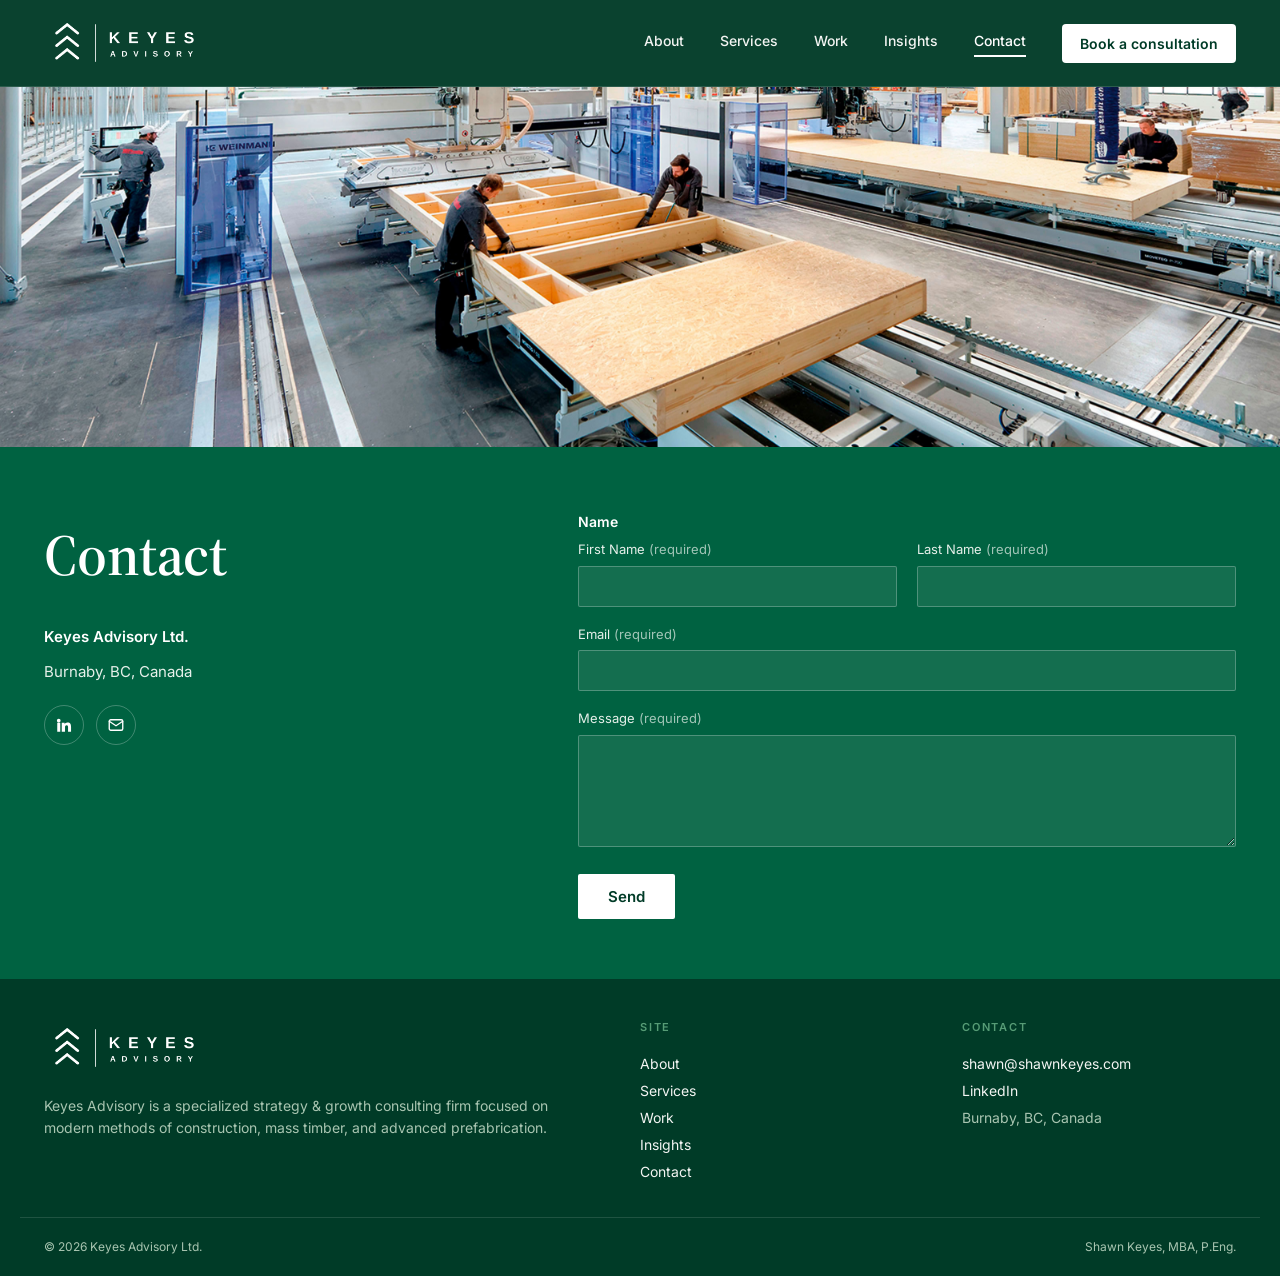
<file: contact.html>
<!DOCTYPE html>
<html lang="en">
<head>
<meta charset="utf-8">
<title>Contact Shawn Keyes — Keyes Advisory</title>
<meta name="viewport" content="width=device-width, initial-scale=1">
<meta name="description" content="Get in touch with Keyes Advisory. Book a free consultation with Shawn Keyes — construction innovation consulting.">
<meta name="author" content="Shawn Keyes">
<meta name="keywords" content="Shawn Keyes, Keyes Advisory, contact, construction innovation consulting, mass timber, modern methods of construction, industrialized construction, prefabrication, commercial executive">
<link rel="canonical" href="https://shawnkeyes.com/contact.html">
<meta name="robots" content="index,follow">
<meta name="theme-color" content="#003b27">
<meta property="og:type" content="website">
<meta property="og:site_name" content="Keyes Advisory">
<meta property="og:locale" content="en_CA">
<meta property="og:url" content="https://shawnkeyes.com/contact.html">
<meta property="og:title" content="Contact Shawn Keyes — Keyes Advisory">
<meta property="og:description" content="Get in touch with Keyes Advisory. Book a free consultation with Shawn Keyes — strategy and growth for construction innovators.">
<meta property="og:image" content="https://shawnkeyes.com/assets/og-cover.png">
<meta property="og:image:width" content="1200">
<meta property="og:image:height" content="630">
<meta property="og:image:alt" content="Keyes Advisory — Construction Innovation Strategy">
<meta name="twitter:card" content="summary_large_image">
<meta name="twitter:title" content="Contact Shawn Keyes — Keyes Advisory">
<meta name="twitter:description" content="Get in touch with Keyes Advisory. Book a free consultation with Shawn Keyes — strategy and growth for construction innovators.">
<meta name="twitter:image" content="https://shawnkeyes.com/assets/og-cover.png">
<link rel="icon" type="image/svg+xml" href="assets/favicon.svg">
<link rel="icon" type="image/png" href="assets/favicon-app-icon.png">
<link rel="apple-touch-icon" href="assets/favicon-app-icon.png">
<link rel="preload" href="assets/fonts/Inter-400.woff2" as="font" type="font/woff2" crossorigin>
<link rel="preload" href="assets/fonts/SourceSerif4-600.woff2" as="font" type="font/woff2" crossorigin>
<link rel="stylesheet" href="css/tokens.css">
<link rel="stylesheet" href="css/site.css">
<link rel="stylesheet" href="css/pages.css">
<script defer data-domain="shawnkeyes.com" src="https://plausible.io/js/script.js"></script>
<script type="application/ld+json">
{"@context":"https://schema.org","@graph":[{"@type":"WebSite","@id":"https://shawnkeyes.com/#website","url":"https://shawnkeyes.com/","name":"Keyes Advisory","alternateName":"Shawn Keyes — Keyes Advisory","inLanguage":"en-CA","publisher":{"@id":"https://shawnkeyes.com/#business"}},{"@type":"ProfessionalService","@id":"https://shawnkeyes.com/#business","name":"Keyes Advisory","legalName":"Keyes Advisory Ltd.","url":"https://shawnkeyes.com/","email":"shawn@shawnkeyes.com","telephone":"+1-604-834-8761","image":"https://shawnkeyes.com/assets/og-cover.png","logo":"https://shawnkeyes.com/assets/logo-horizontal.png","description":"Strategy and growth consulting for construction innovators, with a focus on modern methods of construction, mass timber, and advanced prefabrication.","slogan":"Construction Innovation Strategy","areaServed":["Canada","United States"],"knowsAbout":["Construction Innovation","Mass Timber","Modern Methods of Construction","Industrialized Construction","Prefabrication","Commercial Strategy","Go-to-Market Strategy","Market Development","Project Delivery Strategy"],"keywords":"construction innovation, mass timber, modern methods of construction, industrialized construction, prefabrication, engineer, commercial executive, chief commercial officer, consulting, strategy consulting","address":{"@type":"PostalAddress","addressLocality":"Burnaby","addressRegion":"BC","addressCountry":"CA"},"founder":{"@id":"https://shawnkeyes.com/#shawn-keyes"},"sameAs":["https://www.linkedin.com/in/shawn-keyes/"]},{"@type":"Person","@id":"https://shawnkeyes.com/#shawn-keyes","name":"Shawn Keyes","alternateName":"Shawn Keyes, P.Eng.","jobTitle":["Founder & Principal","Commercial Executive","Chief Commercial Officer","Structural Engineer","Strategy Consultant"],"honorificSuffix":"MBA, P.Eng.","description":"Shawn Keyes is a strategic growth executive, structural engineer, and consultant specializing in construction innovation, mass timber, modern methods of construction, industrialized construction, and prefabrication.","url":"https://shawnkeyes.com/about.html","image":"https://shawnkeyes.com/assets/og-cover.png","worksFor":{"@id":"https://shawnkeyes.com/#business"},"knowsAbout":["Construction Innovation","Mass Timber","Modern Methods of Construction","Industrialized Construction","Prefabrication","Commercial Strategy","Structural Engineering"],"alumniOf":[{"@type":"CollegeOrUniversity","name":"UBC Sauder School of Business"},{"@type":"CollegeOrUniversity","name":"Carleton University"},{"@type":"CollegeOrUniversity","name":"Western University"}],"sameAs":["https://www.linkedin.com/in/shawn-keyes/"]},{"@type":"BreadcrumbList","@id":"https://shawnkeyes.com/contact.html#breadcrumb","itemListElement":[{"@type":"ListItem","position":1,"name":"Home","item":"https://shawnkeyes.com/"},{"@type":"ListItem","position":2,"name":"Contact","item":"https://shawnkeyes.com/contact.html"}]}]}
</script>
</head>
<body>

<header class="site-nav" data-theme="deep-forest" data-logo-size="large">
  <div class="site-nav__inner">
    <a class="site-nav__logo-link" href="/" aria-label="Keyes Advisory — home">
      <img class="site-nav__logo" src="assets/logo-horizontal-white.png" alt="Keyes Advisory" width="1400" height="440">
    </a>
    <button class="site-nav__toggle" type="button" aria-label="Open menu" aria-expanded="false" aria-controls="site-menu">
      <span></span><span></span><span></span>
    </button>
    <nav class="site-nav__links" id="site-menu" aria-label="Primary">
      <a class="site-nav__link" href="about.html">About</a>
      <a class="site-nav__link" href="services.html">Services</a>
      <a class="site-nav__link" href="portfolio.html">Work</a>
      <a class="site-nav__link" href="insights.html">Insights</a>
      <a class="site-nav__link site-nav__link--active" aria-current="page" href="contact.html">Contact</a>
      <a class="site-nav__cta" href="contact.html">Book a consultation</a>
    </nav>
  </div>
</header>

<main>
  <section class="contact-hero" aria-hidden="true">
    <img class="contact-hero__img" src="assets/photos/hero-contact-small.jpg" alt="">
  </section>

  <section class="contact-details">
    <div class="contact-details__inner">
      <div class="contact-grid">
        <div>
          <h1 class="contact-info__title">Contact</h1>
          <div class="contact-address">
            <span class="contact-address__org">Keyes Advisory Ltd.</span>
            <span class="contact-address__line contact-address__line--first">Burnaby, BC, Canada</span>
          </div>
          <div class="contact-social">
            <a class="contact-social__link" href="https://www.linkedin.com/in/shawn-keyes/" target="_blank" rel="noopener" aria-label="LinkedIn">
              <svg viewBox="0 0 24 24" width="18" height="18" fill="currentColor"><path d="M4.98 3.5a2.5 2.5 0 1 1 0 5 2.5 2.5 0 0 1 0-5zM3 9h4v12H3zM9 9h3.8v1.7h.05c.53-1 1.83-2.05 3.77-2.05 4.03 0 4.78 2.65 4.78 6.1V21h-4v-5.6c0-1.34-.02-3.06-1.87-3.06-1.87 0-2.16 1.46-2.16 2.96V21H9z"/></svg>
            </a>
            <a class="contact-social__link" href="mailto:shawn@shawnkeyes.com" aria-label="Email">
              <svg viewBox="0 0 24 24" width="18" height="18" fill="none" stroke="currentColor" stroke-width="1.8" stroke-linecap="round" stroke-linejoin="round"><rect x="3" y="5" width="18" height="14" rx="2"/><path d="m3 7 9 6 9-6"/></svg>
            </a>
          </div>
        </div>

        <div>
          <!-- Submissions post to the "Contact-shawnkeyes.com" form in Formspree
               and are forwarded to shawn@shawnkeyes.com. -->
          <form id="contact-form" class="contact-form"
                action="https://formspree.io/f/mjyvnjln" method="POST">
            <div class="contact-form__label">Name</div>
            <div class="contact-form__row">
              <div>
                <label for="firstName">First Name <span class="req">(required)</span></label>
                <input type="text" id="firstName" name="firstName" autocomplete="given-name" required>
              </div>
              <div>
                <label for="lastName">Last Name <span class="req">(required)</span></label>
                <input type="text" id="lastName" name="lastName" autocomplete="family-name" required>
              </div>
            </div>
            <div class="contact-form__field">
              <label for="email">Email <span class="req">(required)</span></label>
              <input type="email" id="email" name="email" autocomplete="email" required>
            </div>
            <div class="contact-form__field contact-form__field--message">
              <label for="message">Message <span class="req">(required)</span></label>
              <textarea id="message" name="message" rows="4" required></textarea>
            </div>
            <input type="hidden" name="_subject" value="New enquiry from shawnkeyes.com">
            <!-- Honeypot: bots fill this, people never see it. -->
            <input type="text" name="_gotcha" tabindex="-1" autocomplete="off" aria-hidden="true" class="contact-form__hp">
            <button type="submit" class="contact-form__submit">Send</button>
            <p class="form-status" id="contact-status" role="status" aria-live="polite"></p>
          </form>
        </div>
      </div>
    </div>
  </section>
</main>

<footer class="site-footer" data-theme="deep-forest">
  <div class="site-footer__main">
    <div>
      <img class="site-footer__logo" src="assets/logo-horizontal-white.png" alt="Keyes Advisory" width="1400" height="440">
      <p class="site-footer__blurb">Keyes Advisory is a specialized strategy &amp; growth consulting firm focused on modern methods of construction, mass timber, and advanced prefabrication.</p>
    </div>
    <div>
      <span class="site-footer__heading">Site</span>
      <ul class="site-footer__list">
        <li><a href="about.html">About</a></li>
        <li><a href="services.html">Services</a></li>
        <li><a href="portfolio.html">Work</a></li>
        <li><a href="insights.html">Insights</a></li>
        <li><a href="contact.html">Contact</a></li>
      </ul>
    </div>
    <div>
      <a class="site-footer__heading" href="contact.html">Contact</a>
      <ul class="site-footer__list">
        <li><a href="mailto:shawn@shawnkeyes.com">shawn@shawnkeyes.com</a></li>
        <li><a href="https://www.linkedin.com/in/shawn-keyes/" target="_blank" rel="noopener">LinkedIn</a></li>
        <li class="is-muted">Burnaby, BC, Canada</li>
      </ul>
    </div>
  </div>
  <div class="site-footer__bottom">
    <span>&copy; 2026 Keyes Advisory Ltd.</span>
    <span>Shawn Keyes, MBA, P.Eng.</span>
  </div>
</footer>

<script src="js/nav-toggle.js"></script>
<script src="js/contact-form.js"></script>
</body>
</html>
</file>
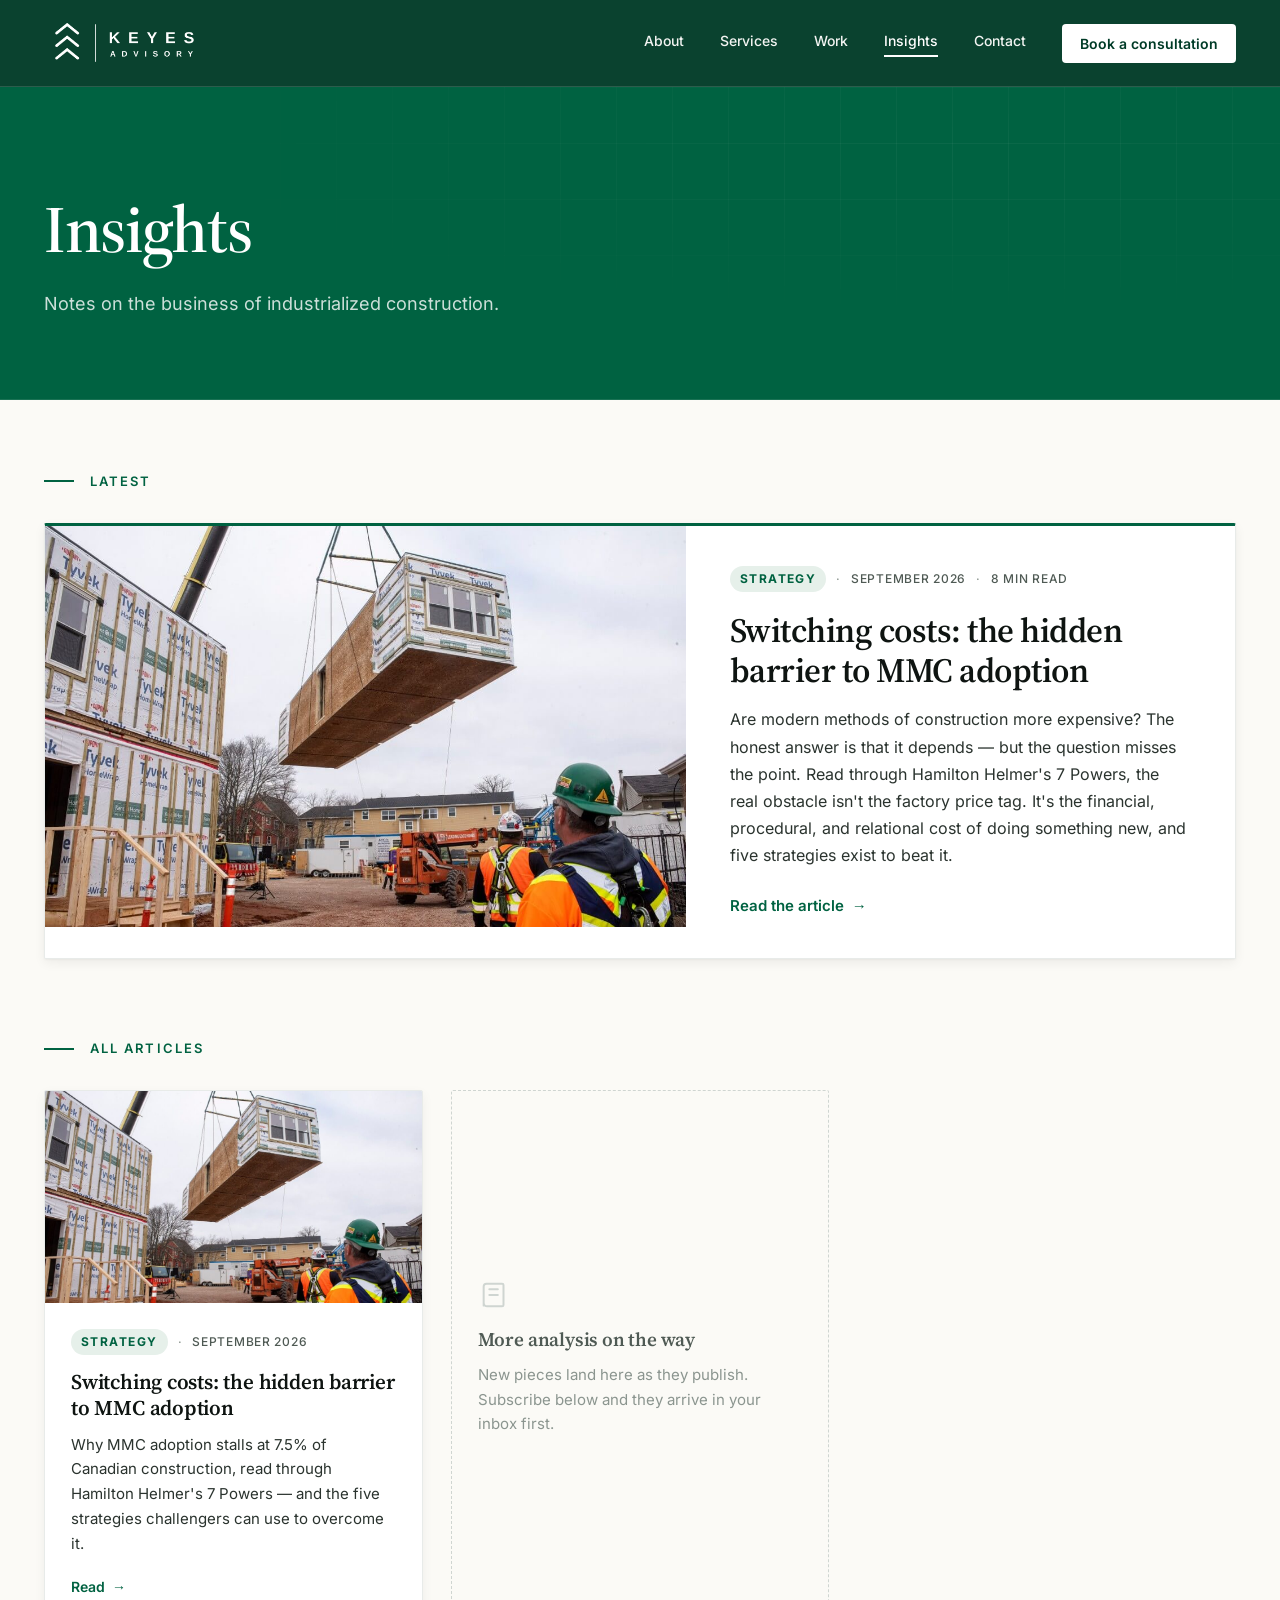
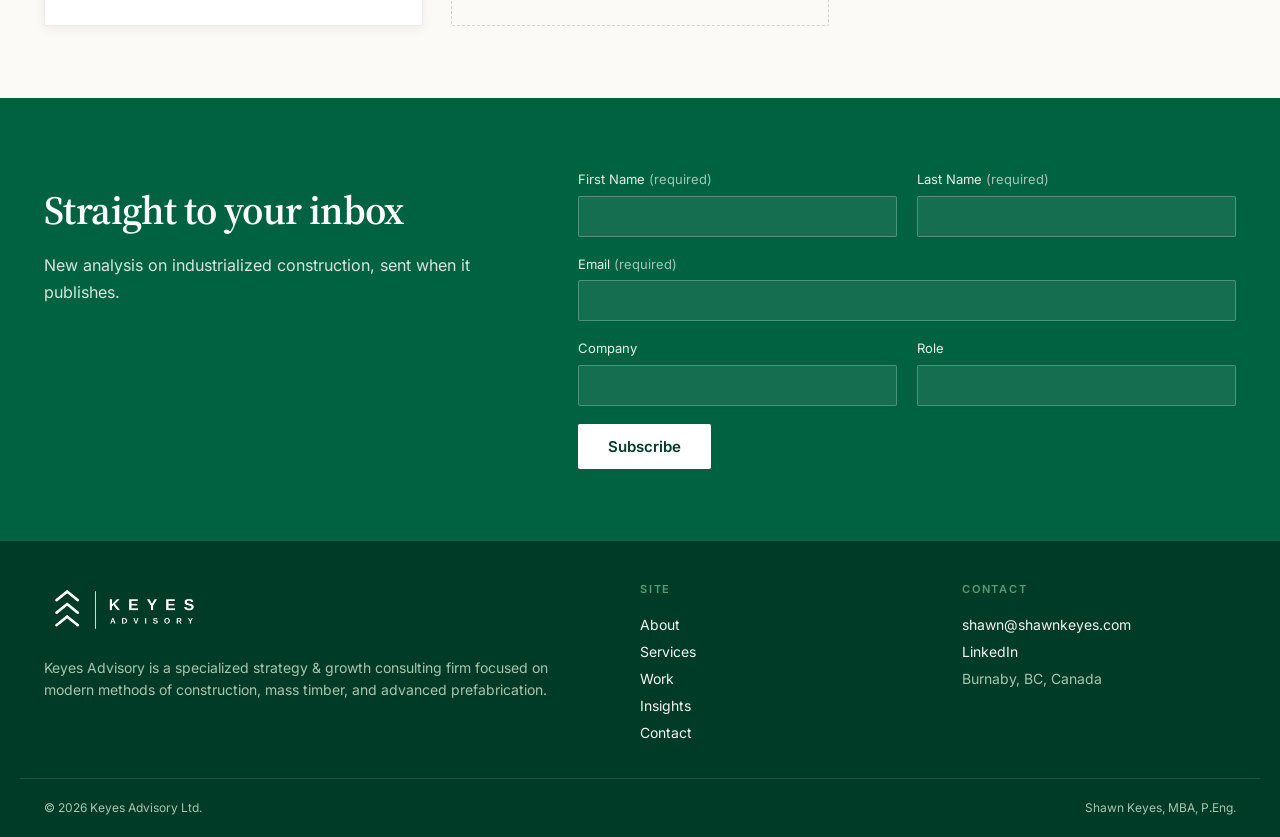
<file: insights.html>
<!DOCTYPE html>
<html lang="en">
<head>
<meta charset="utf-8">
<title>Insights — Keyes Advisory</title>
<meta name="viewport" content="width=device-width, initial-scale=1">
<meta name="description" content="Analysis on the business of industrialized construction — modern methods of construction, mass timber, modular and prefab — from Shawn Keyes of Keyes Advisory.">
<meta name="author" content="Shawn Keyes">
<meta name="keywords" content="Shawn Keyes, Keyes Advisory, construction insights, MMC adoption, modern methods of construction, mass timber, industrialized construction, prefabrication, construction strategy, switching costs">
<link rel="canonical" href="https://shawnkeyes.com/insights.html">
<meta name="robots" content="index,follow">
<meta name="theme-color" content="#003b27">
<meta property="og:type" content="website">
<meta property="og:site_name" content="Keyes Advisory">
<meta property="og:locale" content="en_CA">
<meta property="og:url" content="https://shawnkeyes.com/insights.html">
<meta property="og:title" content="Insights — Keyes Advisory">
<meta property="og:description" content="Analysis on the business of industrialized construction — strategy, adoption, and the economics of building differently.">
<meta property="og:image" content="https://shawnkeyes.com/assets/og-cover.png">
<meta property="og:image:width" content="1200">
<meta property="og:image:height" content="630">
<meta property="og:image:alt" content="Keyes Advisory — Construction Innovation Strategy">
<meta name="twitter:card" content="summary_large_image">
<meta name="twitter:title" content="Insights — Keyes Advisory">
<meta name="twitter:description" content="Analysis on the business of industrialized construction — strategy, adoption, and the economics of building differently.">
<meta name="twitter:image" content="https://shawnkeyes.com/assets/og-cover.png">
<link rel="icon" type="image/svg+xml" href="assets/favicon.svg">
<link rel="icon" type="image/png" href="assets/favicon-app-icon.png">
<link rel="apple-touch-icon" href="assets/favicon-app-icon.png">
<link rel="preload" href="assets/insights/switching-costs-hero.jpg" as="image" fetchpriority="high">
<link rel="alternate" type="application/rss+xml" title="Keyes Advisory Insights" href="https://shawnkeyes.com/feed.xml">
<link rel="preload" href="assets/fonts/Inter-400.woff2" as="font" type="font/woff2" crossorigin>
<link rel="preload" href="assets/fonts/SourceSerif4-600.woff2" as="font" type="font/woff2" crossorigin>
<link rel="stylesheet" href="css/tokens.css">
<link rel="stylesheet" href="css/site.css">
<link rel="stylesheet" href="css/pages.css">
<link rel="stylesheet" href="css/insights.css">
<script defer data-domain="shawnkeyes.com" src="https://plausible.io/js/script.js"></script>
<script type="application/ld+json">
{"@context":"https://schema.org","@graph":[{"@type":"WebSite","@id":"https://shawnkeyes.com/#website","url":"https://shawnkeyes.com/","name":"Keyes Advisory","alternateName":"Shawn Keyes \u2014 Keyes Advisory","inLanguage":"en-CA","publisher":{"@id":"https://shawnkeyes.com/#business"}},{"@type":"Blog","@id":"https://shawnkeyes.com/insights.html#blog","url":"https://shawnkeyes.com/insights.html","name":"Keyes Advisory Insights","description":"Analysis on the business of industrialized construction.","inLanguage":"en-CA","publisher":{"@id":"https://shawnkeyes.com/#business"},"author":{"@id":"https://shawnkeyes.com/#shawn-keyes"},"blogPost":[{"@type":"BlogPosting","@id":"https://shawnkeyes.com/insights/switching-costs-mmc-adoption.html#article","headline":"Switching Costs: The Hidden Barrier to MMC Adoption","url":"https://shawnkeyes.com/insights/switching-costs-mmc-adoption.html","datePublished":"2026-09-13","image":"https://shawnkeyes.com/assets/insights/switching-costs-hero.jpg","author":{"@id":"https://shawnkeyes.com/#shawn-keyes"}}]},{"@type":"ProfessionalService","@id":"https://shawnkeyes.com/#business","name":"Keyes Advisory","legalName":"Keyes Advisory Ltd.","url":"https://shawnkeyes.com/","email":"shawn@shawnkeyes.com","telephone":"+1-604-834-8761","image":"https://shawnkeyes.com/assets/og-cover.png","logo":"https://shawnkeyes.com/assets/logo-horizontal.png","description":"Strategy and growth consulting for construction innovators, with a focus on modern methods of construction, mass timber, and advanced prefabrication.","slogan":"Construction Innovation Strategy","areaServed":["Canada","United States"],"address":{"@type":"PostalAddress","addressLocality":"Burnaby","addressRegion":"BC","addressCountry":"CA"},"founder":{"@id":"https://shawnkeyes.com/#shawn-keyes"},"sameAs":["https://www.linkedin.com/in/shawn-keyes/"]},{"@type":"Person","@id":"https://shawnkeyes.com/#shawn-keyes","name":"Shawn Keyes","honorificSuffix":"MBA, P.Eng.","jobTitle":["Founder & Principal","Commercial Executive","Structural Engineer"],"url":"https://shawnkeyes.com/about.html","sameAs":["https://www.linkedin.com/in/shawn-keyes/"]},{"@type":"BreadcrumbList","@id":"https://shawnkeyes.com/insights.html#breadcrumb","itemListElement":[{"@type":"ListItem","position":1,"name":"Home","item":"https://shawnkeyes.com/"},{"@type":"ListItem","position":2,"name":"Insights","item":"https://shawnkeyes.com/insights.html"}]}]}
</script>
</head>
<body>

<header class="site-nav" data-theme="deep-forest" data-logo-size="large">
  <div class="site-nav__inner">
    <a class="site-nav__logo-link" href="/" aria-label="Keyes Advisory — home">
      <img class="site-nav__logo" src="assets/logo-horizontal-white.png" alt="Keyes Advisory" width="1400" height="440">
    </a>
    <button class="site-nav__toggle" type="button" aria-label="Open menu" aria-expanded="false" aria-controls="site-menu">
      <span></span><span></span><span></span>
    </button>
    <nav class="site-nav__links" id="site-menu" aria-label="Primary">
      <a class="site-nav__link" href="about.html">About</a>
      <a class="site-nav__link" href="services.html">Services</a>
      <a class="site-nav__link" href="portfolio.html">Work</a>
      <a class="site-nav__link site-nav__link--active" aria-current="page" href="insights.html">Insights</a>
      <a class="site-nav__link" href="contact.html">Contact</a>
      <a class="site-nav__cta" href="contact.html">Book a consultation</a>
    </nav>
  </div>
</header>

<main>

  <!-- Masthead -->
  <section class="ins-masthead" aria-label="Insights">
    <div class="wrap ins-masthead__inner">
      <h1 class="ins-masthead__h1">Insights</h1>
      <p class="ins-masthead__lede">Notes on the business of industrialized construction.</p>
    </div>
  </section>

  <!-- Featured article -->
  <section class="section--cream" aria-label="Latest article">
    <div class="wrap" style="padding-top:72px;padding-bottom:24px;">
      <div class="rule-eyebrow" style="margin-bottom:32px;"><span>Latest</span></div>
      <a class="ins-feature" href="insights/switching-costs-mmc-adoption.html">
        <figure class="ins-feature__media">
          <img src="assets/insights/switching-costs-hero.jpg" alt="A prefabricated module craned into position on a construction site" width="1136" height="758" fetchpriority="high" decoding="async">
        </figure>
        <div class="ins-feature__body">
          <div class="ins-meta">
            <span class="ins-meta__tag">Strategy</span>
            <span class="ins-meta__sep" aria-hidden="true">·</span>
            <time datetime="2026-09-13">September 2026</time>
            <span class="ins-meta__sep" aria-hidden="true">·</span>
            <span>8 min read</span>
          </div>
          <h2 class="ins-feature__title">Switching costs: the hidden barrier to MMC adoption</h2>
          <p class="ins-feature__excerpt">Are modern methods of construction more expensive? The honest answer is that it depends — but the question misses the point. Read through Hamilton Helmer's 7 Powers, the real obstacle isn't the factory price tag. It's the financial, procedural, and relational cost of doing something new, and five strategies exist to beat it.</p>
          <span class="ins-feature__cta">Read the article <span aria-hidden="true">→</span></span>
        </div>
      </a>
    </div>
  </section>

  <!-- Archive -->
  <section class="section--cream" aria-label="All articles">
    <div class="wrap" style="padding-top:56px;padding-bottom:72px;">
      <div class="rule-eyebrow" style="margin-bottom:32px;"><span>All articles</span></div>
      <div class="ins-grid">

        <article class="ins-card">
          <a class="ins-card__link" href="insights/switching-costs-mmc-adoption.html">
            <figure class="ins-card__media">
              <img src="assets/insights/switching-costs-hero.jpg" alt="A prefabricated module craned into position on a construction site" width="1136" height="758" loading="lazy" decoding="async">
            </figure>
            <div class="ins-card__body">
              <div class="ins-meta">
                <span class="ins-meta__tag">Strategy</span>
                <span class="ins-meta__sep" aria-hidden="true">·</span>
                <time datetime="2026-09-13">September 2026</time>
              </div>
              <h3 class="ins-card__title">Switching costs: the hidden barrier to MMC adoption</h3>
              <p class="ins-card__excerpt">Why MMC adoption stalls at 7.5% of Canadian construction, read through Hamilton Helmer's 7 Powers — and the five strategies challengers can use to overcome it.</p>
              <span class="ins-card__cta">Read <span aria-hidden="true">→</span></span>
            </div>
          </a>
        </article>

        <!-- ============================================================
             ADDING AN ARTICLE: copy one <article class="ins-card"> block,
             point it at the new page, swap the image, tag, date, title and
             excerpt. The grid reflows on its own — nothing else to change.
             ============================================================ -->

        <article class="ins-card ins-card--placeholder" aria-hidden="true">
          <div class="ins-card__body">
            <div class="ins-placeholder__mark">
              <svg viewBox="0 0 24 24" fill="none" stroke="currentColor" stroke-width="1.4" stroke-linecap="round" stroke-linejoin="round"><path d="M4 19.5V6a2 2 0 0 1 2-2h11a1 1 0 0 1 1 1v14a1 1 0 0 1-1 1H6.5A2.5 2.5 0 0 1 4 17.5Z"></path><path d="M8 8h6M8 12h6"></path></svg>
            </div>
            <h3 class="ins-card__title">More analysis on the way</h3>
            <p class="ins-card__excerpt">New pieces land here as they publish. Subscribe below and they arrive in your inbox first.</p>
          </div>
        </article>

      </div>
    </div>
  </section>

  <!-- Subscribe -->
  <section class="ins-subscribe" id="subscribe" aria-label="Subscribe">
    <div class="wrap ins-subscribe__inner">
      <div class="ins-subscribe__pitch">
        <h2 class="ins-subscribe__h2">Straight to your inbox</h2>
        <p class="ins-subscribe__body">New analysis on industrialized construction, sent when it publishes.</p>
      </div>

      <!-- Posts to the Insights subscriber form in Formspree - kept separate
           from the contact form so subscribers and enquiries stay apart. -->
      <form id="subscribe-form" class="contact-form ins-form"
            action="https://formspree.io/f/myeyrlve" method="POST"
            data-success-message="You're on the list. The next piece comes straight to you.">
        <div class="contact-form__row">
          <div>
            <label for="sub-firstName">First Name <span class="req">(required)</span></label>
            <input type="text" id="sub-firstName" name="firstName" autocomplete="given-name" required>
          </div>
          <div>
            <label for="sub-lastName">Last Name <span class="req">(required)</span></label>
            <input type="text" id="sub-lastName" name="lastName" autocomplete="family-name" required>
          </div>
        </div>
        <div class="contact-form__field">
          <label for="sub-email">Email <span class="req">(required)</span></label>
          <input type="email" id="sub-email" name="email" autocomplete="email" required>
        </div>
        <div class="contact-form__row">
          <div>
            <label for="sub-company">Company</label>
            <input type="text" id="sub-company" name="company" autocomplete="organization">
          </div>
          <div>
            <label for="sub-role">Role</label>
            <input type="text" id="sub-role" name="role" autocomplete="organization-title">
          </div>
        </div>
        <input type="hidden" name="_subject" value="New Insights subscriber from shawnkeyes.com">
        <input type="text" name="_gotcha" tabindex="-1" autocomplete="off" aria-hidden="true" class="contact-form__hp">
        <button type="submit" class="contact-form__submit">Subscribe</button>
        <p class="form-status" id="subscribe-status" role="status" aria-live="polite"></p>
      </form>
    </div>
  </section>

</main>

<footer class="site-footer" data-theme="deep-forest">
  <div class="site-footer__main">
    <div>
      <img class="site-footer__logo" src="assets/logo-horizontal-white.png" alt="Keyes Advisory" width="1400" height="440">
      <p class="site-footer__blurb">Keyes Advisory is a specialized strategy &amp; growth consulting firm focused on modern methods of construction, mass timber, and advanced prefabrication.</p>
    </div>
    <div>
      <span class="site-footer__heading">Site</span>
      <ul class="site-footer__list">
        <li><a href="about.html">About</a></li>
        <li><a href="services.html">Services</a></li>
        <li><a href="portfolio.html">Work</a></li>
        <li><a href="insights.html">Insights</a></li>
        <li><a href="contact.html">Contact</a></li>
      </ul>
    </div>
    <div>
      <a class="site-footer__heading" href="contact.html">Contact</a>
      <ul class="site-footer__list">
        <li><a href="mailto:shawn@shawnkeyes.com">shawn@shawnkeyes.com</a></li>
        <li><a href="https://www.linkedin.com/in/shawn-keyes/" target="_blank" rel="noopener">LinkedIn</a></li>
        <li class="is-muted">Burnaby, BC, Canada</li>
      </ul>
    </div>
  </div>
  <div class="site-footer__bottom">
    <span>&copy; 2026 Keyes Advisory Ltd.</span>
    <span>Shawn Keyes, MBA, P.Eng.</span>
  </div>
</footer>

<script src="js/nav-toggle.js"></script>
<script src="js/contact-form.js"></script>
</body>
</html>
</file>
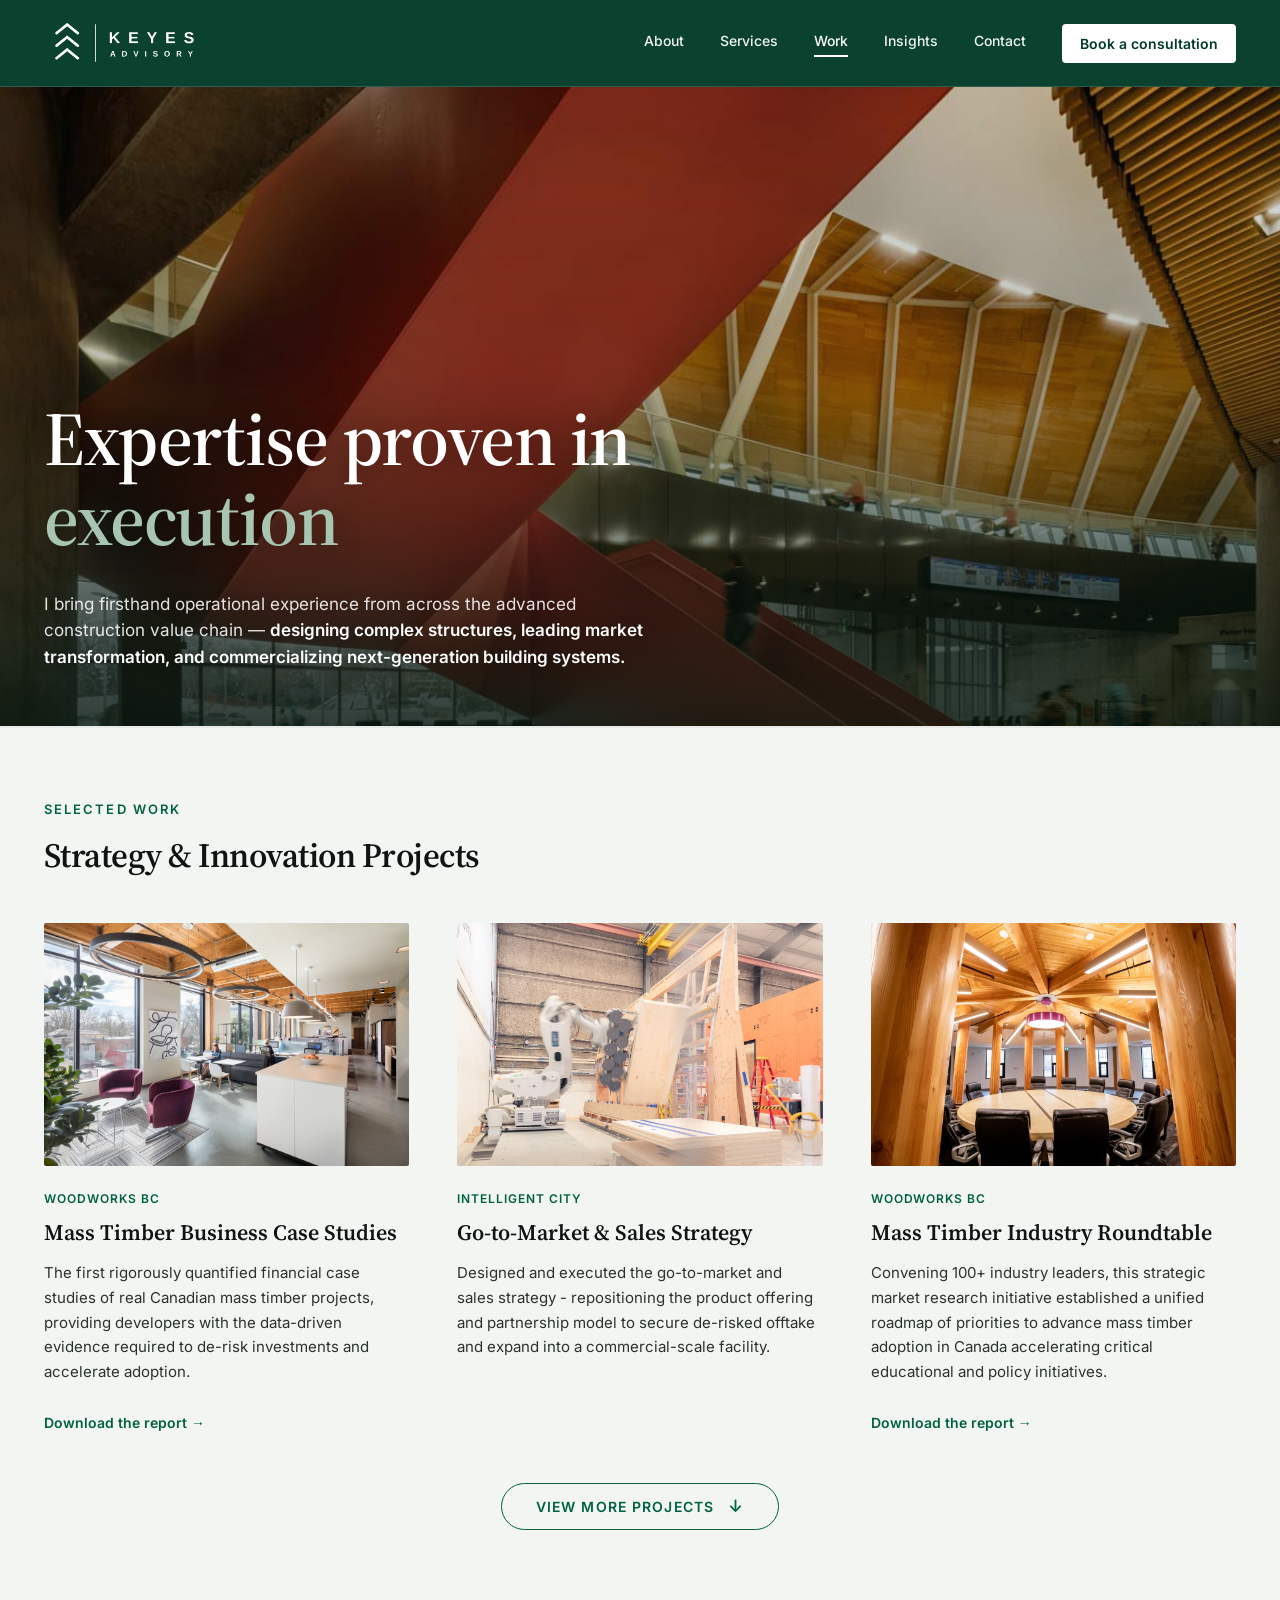
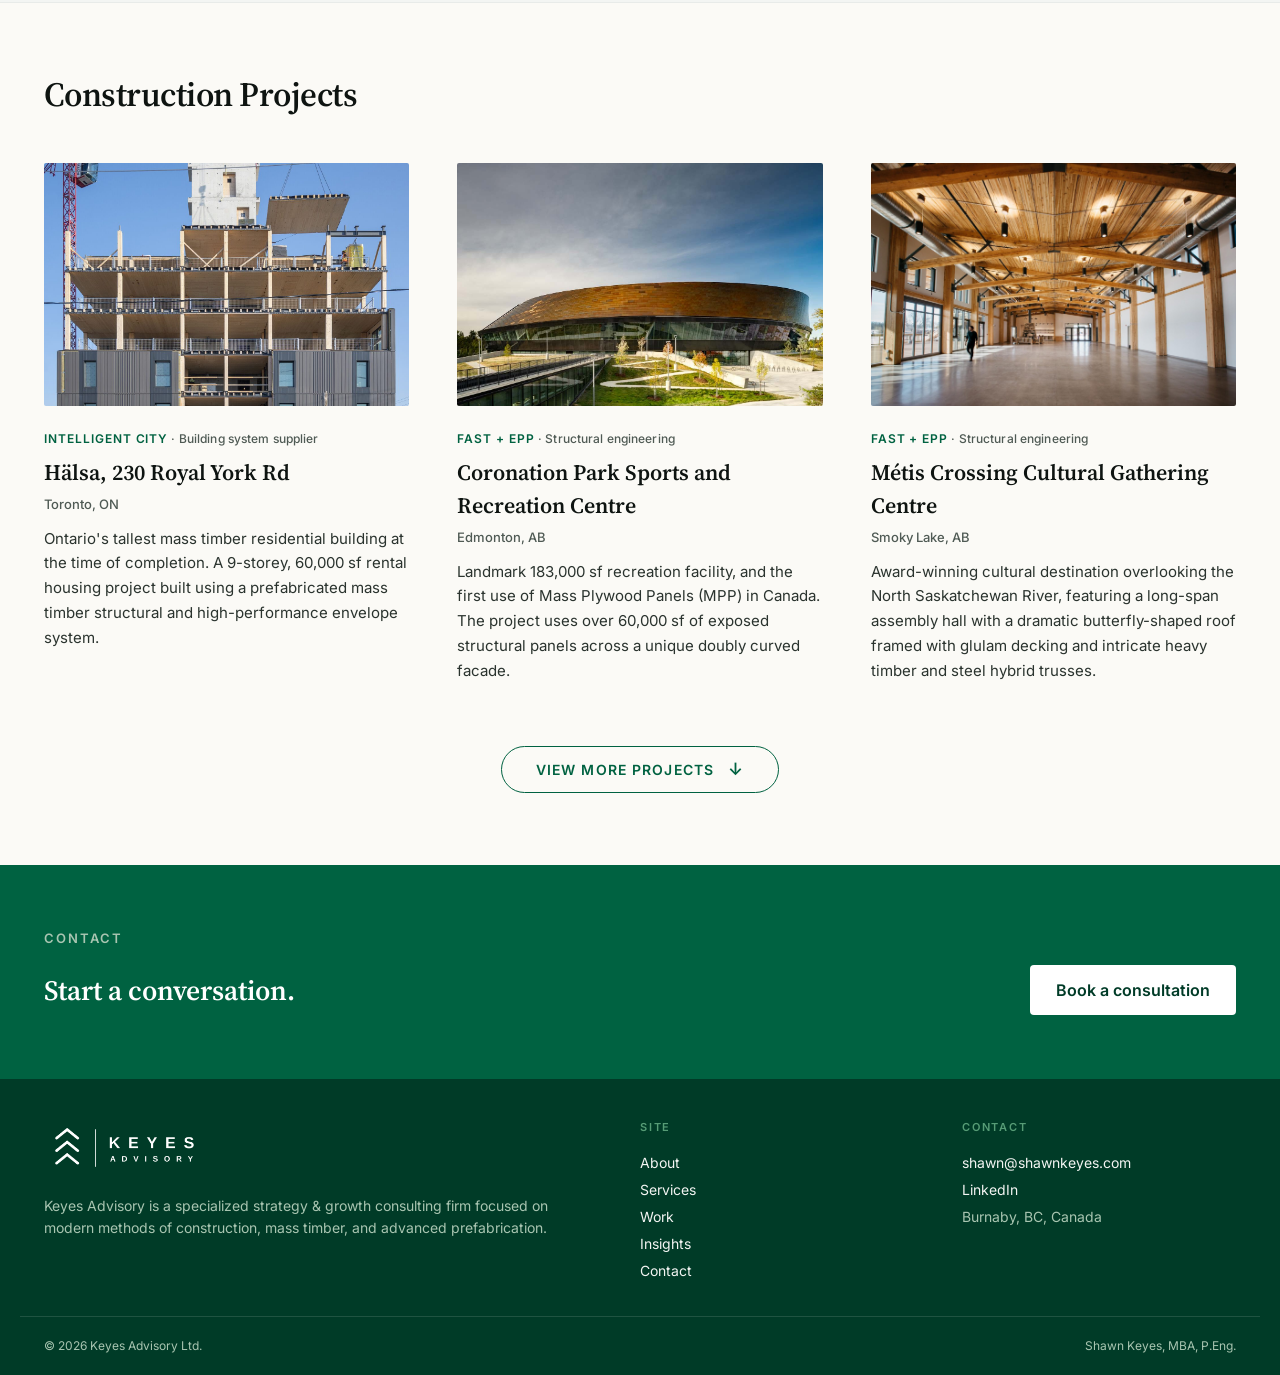
<file: portfolio.html>
<!DOCTYPE html>
<html lang="en">
<head>
<meta charset="utf-8">
<title>Selected Work — Keyes Advisory</title>
<meta name="viewport" content="width=device-width, initial-scale=1">
<meta name="description" content="Selected building and market innovation projects across MMC, mass timber, and advanced prefabrication.">
<meta name="author" content="Shawn Keyes">
<meta name="keywords" content="Shawn Keyes, Keyes Advisory, mass timber projects, construction innovation, modern methods of construction, industrialized construction, prefabrication, structural engineering, market development">
<link rel="canonical" href="https://shawnkeyes.com/portfolio.html">
<meta name="robots" content="index,follow">
<meta name="theme-color" content="#003b27">
<meta property="og:type" content="website">
<meta property="og:site_name" content="Keyes Advisory">
<meta property="og:locale" content="en_CA">
<meta property="og:url" content="https://shawnkeyes.com/portfolio.html">
<meta property="og:title" content="Selected Work — Keyes Advisory">
<meta property="og:description" content="Selected construction, strategy, and innovation projects — expertise proven in execution across the advanced construction value chain.">
<meta property="og:image" content="https://shawnkeyes.com/assets/og-cover.png">
<meta property="og:image:width" content="1200">
<meta property="og:image:height" content="630">
<meta property="og:image:alt" content="Keyes Advisory — Construction Innovation Strategy">
<meta name="twitter:card" content="summary_large_image">
<meta name="twitter:title" content="Selected Work — Keyes Advisory">
<meta name="twitter:description" content="Selected construction, strategy, and innovation projects — expertise proven in execution across the advanced construction value chain.">
<meta name="twitter:image" content="https://shawnkeyes.com/assets/og-cover.png">
<link rel="icon" type="image/svg+xml" href="assets/favicon.svg">
<link rel="icon" type="image/png" href="assets/favicon-app-icon.png">
<link rel="apple-touch-icon" href="assets/favicon-app-icon.png">
<link rel="preload" href="assets/fonts/Inter-400.woff2" as="font" type="font/woff2" crossorigin>
<link rel="preload" href="assets/fonts/SourceSerif4-600.woff2" as="font" type="font/woff2" crossorigin>
<link rel="stylesheet" href="css/tokens.css">
<link rel="stylesheet" href="css/site.css">
<link rel="stylesheet" href="css/pages.css">
<script defer data-domain="shawnkeyes.com" src="https://plausible.io/js/script.js"></script>
<script type="application/ld+json">
{"@context":"https://schema.org","@graph":[{"@type":"WebSite","@id":"https://shawnkeyes.com/#website","url":"https://shawnkeyes.com/","name":"Keyes Advisory","alternateName":"Shawn Keyes — Keyes Advisory","inLanguage":"en-CA","publisher":{"@id":"https://shawnkeyes.com/#business"}},{"@type":"ProfessionalService","@id":"https://shawnkeyes.com/#business","name":"Keyes Advisory","legalName":"Keyes Advisory Ltd.","url":"https://shawnkeyes.com/","email":"shawn@shawnkeyes.com","telephone":"+1-604-834-8761","image":"https://shawnkeyes.com/assets/og-cover.png","logo":"https://shawnkeyes.com/assets/logo-horizontal.png","description":"Strategy and growth consulting for construction innovators, with a focus on modern methods of construction, mass timber, and advanced prefabrication.","slogan":"Construction Innovation Strategy","areaServed":["Canada","United States"],"knowsAbout":["Construction Innovation","Mass Timber","Modern Methods of Construction","Industrialized Construction","Prefabrication","Commercial Strategy","Go-to-Market Strategy","Market Development","Project Delivery Strategy"],"keywords":"construction innovation, mass timber, modern methods of construction, industrialized construction, prefabrication, engineer, commercial executive, chief commercial officer, consulting, strategy consulting","address":{"@type":"PostalAddress","addressLocality":"Burnaby","addressRegion":"BC","addressCountry":"CA"},"founder":{"@id":"https://shawnkeyes.com/#shawn-keyes"},"sameAs":["https://www.linkedin.com/in/shawn-keyes/"]},{"@type":"Person","@id":"https://shawnkeyes.com/#shawn-keyes","name":"Shawn Keyes","alternateName":"Shawn Keyes, P.Eng.","jobTitle":["Founder & Principal","Commercial Executive","Chief Commercial Officer","Structural Engineer","Strategy Consultant"],"honorificSuffix":"MBA, P.Eng.","description":"Shawn Keyes is a strategic growth executive, structural engineer, and consultant specializing in construction innovation, mass timber, modern methods of construction, industrialized construction, and prefabrication.","url":"https://shawnkeyes.com/about.html","image":"https://shawnkeyes.com/assets/og-cover.png","worksFor":{"@id":"https://shawnkeyes.com/#business"},"knowsAbout":["Construction Innovation","Mass Timber","Modern Methods of Construction","Industrialized Construction","Prefabrication","Commercial Strategy","Structural Engineering"],"alumniOf":[{"@type":"CollegeOrUniversity","name":"UBC Sauder School of Business"},{"@type":"CollegeOrUniversity","name":"Carleton University"},{"@type":"CollegeOrUniversity","name":"Western University"}],"sameAs":["https://www.linkedin.com/in/shawn-keyes/"]},{"@type":"BreadcrumbList","@id":"https://shawnkeyes.com/portfolio.html#breadcrumb","itemListElement":[{"@type":"ListItem","position":1,"name":"Home","item":"https://shawnkeyes.com/"},{"@type":"ListItem","position":2,"name":"Selected Work","item":"https://shawnkeyes.com/portfolio.html"}]}]}
</script>
</head>
<body>

<header class="site-nav" data-theme="deep-forest" data-logo-size="large">
  <div class="site-nav__inner">
    <a class="site-nav__logo-link" href="/" aria-label="Keyes Advisory — home">
      <img class="site-nav__logo" src="assets/logo-horizontal-white.png" alt="Keyes Advisory" width="1400" height="440">
    </a>
    <button class="site-nav__toggle" type="button" aria-label="Open menu" aria-expanded="false" aria-controls="site-menu">
      <span></span><span></span><span></span>
    </button>
    <nav class="site-nav__links" id="site-menu" aria-label="Primary">
      <a class="site-nav__link" href="about.html">About</a>
      <a class="site-nav__link" href="services.html">Services</a>
      <a class="site-nav__link site-nav__link--active" aria-current="page" href="portfolio.html">Work</a>
      <a class="site-nav__link" href="insights.html">Insights</a>
      <a class="site-nav__link" href="contact.html">Contact</a>
      <a class="site-nav__cta" href="contact.html">Book a consultation</a>
    </nav>
  </div>
</header>

<main>
  <!-- Header + intro merged -->
  <section class="img-hero" aria-label="Work">
    <img class="img-hero__img" src="assets/photos/hero-coronation-stair.jpg" alt="Coronation Park mass timber stair" style="object-position:center 45%">
    <div class="img-hero__scrim"></div>
    <div class="img-hero__inner">
      <h1 class="img-hero__title" style="line-height:1.06;">Expertise proven in<br><span class="accent">execution</span></h1>
      <div class="pf-hero__intro">
        <p>I bring firsthand operational experience from across the advanced construction value chain &mdash; <em>designing complex structures, leading market transformation, and commercializing next-generation building systems.</em></p>
      </div>
    </div>
  </section>

  <!-- Strategy & innovation projects -->
  <section class="section--band section-bordered">
    <div class="wrap" style="padding-top:72px;padding-bottom:72px;">
      <span class="eyebrow" style="margin-bottom:16px;">Selected work</span>
      <h2 class="pf-section__h2">Strategy &amp; Innovation Projects</h2>
      <div class="pf-grid">
        <article class="pf-card">
          <figure><img src="assets/photos/case-studies-kbm.webp" alt="KBM Hogue mass timber building" loading="lazy"></figure>
          <div class="pf-card__meta">WoodWorks BC</div>
          <h3 class="pf-card__title">Mass Timber Business Case Studies</h3>
          <p class="pf-card__body">The first rigorously quantified financial case studies of real Canadian mass timber projects, providing developers with the data-driven evidence required to de-risk investments and accelerate adoption.</p>
          <a class="arrow-link" style="margin-top:12px;" href="https://www.naturallywood.com/resources/mass-timber-business-case-studies/" target="_blank" rel="noopener">Download the report →</a>
        </article>
        <article class="pf-card">
          <figure><img src="assets/photos/factory.jpg" alt="Robotic fabrication of prefabricated mass timber panels at the Intelligent City factory" loading="lazy"></figure>
          <div class="pf-card__meta">Intelligent City</div>
          <h3 class="pf-card__title">Go-to-Market &amp; Sales Strategy</h3>
          <p class="pf-card__body">Designed and executed the go-to-market and sales strategy - repositioning the product offering and partnership model to secure de-risked offtake and expand into a commercial-scale facility.</p>
        </article>
        <article class="pf-card">
          <figure><img src="assets/photos/roundtable-saltriver.jpg" alt="Industry audience at a WoodWorks BC event" loading="lazy"></figure>
          <div class="pf-card__meta">WoodWorks BC</div>
          <h3 class="pf-card__title">Mass Timber Industry Roundtable</h3>
          <p class="pf-card__body">Convening 100+ industry leaders, this strategic market research initiative established a unified roadmap of priorities to advance mass timber adoption in Canada accelerating critical educational and policy initiatives.</p>
          <a class="arrow-link" style="margin-top:12px;" href="assets/documents/mass-timber-industry-roundtable.pdf" target="_blank" rel="noopener">Download the report →</a>
        </article>
      </div>

      <div class="pf-grid pf-grid--more is-hidden" id="strategy-more">
        <article class="pf-card">
          <figure><img src="assets/photos/ww-strategic-plan.webp" alt="WoodWorks worker framing a light-frame structure" loading="lazy" style="object-position:left center"></figure>
          <div class="pf-card__meta">WoodWorks BC</div>
          <h3 class="pf-card__title">Strategic Plan 2023–2026</h3>
          <p class="pf-card__body">Developed and directed the program's strategic plan and governance refresh, driving transformational impact that advanced regulatory policy, pioneered first-of-its-kind programming, and accelerated adoption of wood construction.</p>
        </article>
        <article class="pf-card">
          <figure><img src="assets/photos/ww-network-buildex.jpg" alt="Audience at a WoodWorks BC BUILDEX event" loading="lazy" style="object-position:left center"></figure>
          <div class="pf-card__meta">WoodWorks BC</div>
          <h3 class="pf-card__title">WoodWorks BC Network</h3>
          <p class="pf-card__body">Built an ecosystem network of 50-plus companies across the AEC+D and wood-products value chain, creating a durable platform for collaboration, advocacy, and market development.</p>
        </article>
        <article class="pf-card">
          <figure><img src="assets/photos/delivery-begbie.jpg" alt="Mass timber mid-rise under construction" loading="lazy"></figure>
          <div class="pf-card__meta">WoodWorks BC</div>
          <h3 class="pf-card__title">Successful Delivery Methods for Procuring Mass Timber Buildings in Canada</h3>
          <p class="pf-card__body">A whitepaper giving owners and project teams a practical framework for best practices in procuring and delivering their first mass timber projects.</p>
          <a class="arrow-link" style="margin-top:12px;" href="https://cwc.ca/wp-content/uploads/2026/01/Dec1825_CWC_ProcurementGuide.pdf" target="_blank" rel="noopener">Download the report →</a>
        </article>
        <article class="pf-card">
          <figure><img src="assets/photos/seismic-nuframe.jpeg" alt="Light-frame mid-rise wood construction" loading="lazy"></figure>
          <div class="pf-card__meta">WoodWorks BC</div>
          <h3 class="pf-card__title">Innovative Strategies for Light-Frame Mid-Rise Buildings in High Seismic Regions</h3>
          <p class="pf-card__body">A technical publication evaluating high-capacity wood shearwall assemblies; protecting the commercial viability of six-storey wood construction under escalating building code seismic forces.</p>
          <a class="arrow-link" style="margin-top:12px;" href="https://www.naturallywood.com/resources/light-frame-mid-rise-buildings-in-high-seismic-regions/" target="_blank" rel="noopener">Download the report →</a>
        </article>
        <article class="pf-card">
          <figure><img src="assets/photos/speaking-buildex.jpg" alt="Shawn Keyes presenting at BUILDEX Vancouver" loading="lazy"></figure>
          <div class="pf-card__meta">WoodWorks BC</div>
          <h3 class="pf-card__title">WoodWorks at BUILDEX</h3>
          <p class="pf-card__body">Established landmark partnership with BuildEx Vancouver, shifting from niche events to a mainstream platform that reached thousands of decision-makers, reduced operational costs, and served as a national model for growth.</p>
        </article>
      </div>

      <div class="pf-more-wrap">
        <button class="pf-more-btn" type="button" data-target="strategy-more" aria-expanded="false">
          <span class="label">View more projects</span>
          <span class="chev">↓</span>
        </button>
      </div>
    </div>
  </section>
  <!-- Construction projects -->
  <section class="section--cream">
    <div class="wrap" style="padding-top:72px;padding-bottom:72px;">
      <h2 class="pf-section__h2">Construction Projects</h2>
      <div class="pf-grid">
        <article class="pf-card">
          <figure><img src="assets/photos/p-halsa.jpg" alt="HÄLSA, Ontario's tallest mass timber residential building, Toronto" loading="lazy"></figure>
          <div class="pf-card__meta">Intelligent City<span class="role"> · Building system supplier</span></div>
          <h3 class="pf-card__title">Hälsa, 230 Royal York Rd</h3>
          <div class="pf-card__city">Toronto, ON</div>
          <p class="pf-card__body">Ontario's tallest mass timber residential building at the time of completion. A 9-storey, 60,000 sf rental housing project built using a prefabricated mass timber structural and high-performance envelope system.</p>
        </article>
        <article class="pf-card">
          <figure><img src="assets/photos/p-coronation.jpg" alt="Coronation Park Sports and Recreation Centre at dusk, Edmonton" loading="lazy" style="object-position:center 70%"></figure>
          <div class="pf-card__meta">Fast + Epp<span class="role"> · Structural engineering</span></div>
          <h3 class="pf-card__title">Coronation Park Sports and Recreation Centre</h3>
          <div class="pf-card__city">Edmonton, AB</div>
          <p class="pf-card__body">Landmark 183,000 sf recreation facility, and the first use of Mass Plywood Panels (MPP) in Canada. The project uses over 60,000 sf of exposed structural panels across a unique doubly curved facade.</p>
        </article>
        <article class="pf-card">
          <figure><img src="assets/photos/p-metis-int.jpg" alt="Heavy timber interior of the Métis Crossing Cultural Gathering Centre" loading="lazy" style="object-position:center 22%"></figure>
          <div class="pf-card__meta">Fast + Epp<span class="role"> · Structural engineering</span></div>
          <h3 class="pf-card__title">Métis Crossing Cultural Gathering Centre</h3>
          <div class="pf-card__city">Smoky Lake, AB</div>
          <p class="pf-card__body">Award-winning cultural destination overlooking the North Saskatchewan River, featuring a long-span assembly hall with a dramatic butterfly-shaped roof framed with glulam decking and intricate heavy timber and steel hybrid trusses.</p>
        </article>
      </div>

      <div class="pf-grid pf-grid--more is-hidden" id="buildings-more">
        <article class="pf-card">
          <figure><img src="assets/photos/p-saddlelake.jpg" alt="Timber-framed learning commons interior at Saddle Lake Onchaminahos Elementary School" loading="lazy"></figure>
          <div class="pf-card__meta">Fast + Epp<span class="role"> · Structural engineering</span></div>
          <h3 class="pf-card__title">Saddle Lake Onchaminahos School</h3>
          <div class="pf-card__city">Saddle Lake, AB</div>
          <p class="pf-card__body">One of Alberta's first mass timber schools, this 44,000 sf, two-storey facility features exposed glulam columns and beams supporting a glue-laminated timber (GLT) floor and roof assembly.</p>
        </article>
        <article class="pf-card">
          <figure><img src="assets/photos/p-clg.jpg" alt="Aerial view of the Chief Leonard George Building, Vancouver" loading="lazy"></figure>
          <div class="pf-card__meta">Intelligent City<span class="role"> · Building system supplier</span></div>
          <h3 class="pf-card__title">Chief Leonard George Building</h3>
          <div class="pf-card__city">Vancouver, BC</div>
          <p class="pf-card__body">9-storey, 65,000 sf mixed-use social housing development marking Canada's first tall mass timber Passive House building, utilizing a prefabricated cross-laminated timber (CLT) façade system.</p>
        </article>
        <article class="pf-card">
          <figure><img src="assets/photos/p-portwood.jpg" alt="Aerial view of the Portwood master-planned community, Port Moody" loading="lazy"></figure>
          <div class="pf-card__meta">Fast + Epp<span class="role"> · Structural engineering</span></div>
          <h3 class="pf-card__title">Portwood — Phase I</h3>
          <div class="pf-card__city">Port Moody, BC</div>
          <p class="pf-card__body">Multi-phased 23.4-acre master-planned community featuring over 500,000 sf of residential across its initial three phases, utilizing a highly optimized light-frame wood superstructure over a cast-in-place concrete podium.</p>
        </article>
        <article class="pf-card">
          <figure><img src="assets/photos/p-fortedmonton.png" alt="Fort Edmonton Park entrance pavilion" loading="lazy"></figure>
          <div class="pf-card__meta">Fast + Epp<span class="role"> · Structural engineering</span></div>
          <h3 class="pf-card__title">Fort Edmonton Entrance Pavilion</h3>
          <div class="pf-card__city">Edmonton, AB</div>
          <p class="pf-card__body">Serving as the gateway to one of Canada's most iconic living-history attractions this pavilion utilizes exposed CLT and steel framing beneath an intricate, custom-fabricated steel palisade wall canopy.</p>
        </article>
        <article class="pf-card">
          <figure><img src="assets/photos/p-southhaven.jpg" alt="South Haven Centre for Remembrance in winter, its charred-timber tower rising from the prairie" loading="lazy"></figure>
          <div class="pf-card__meta">Fast + Epp<span class="role"> · Structural engineering</span></div>
          <h3 class="pf-card__title">South Haven Centre for Remembrance</h3>
          <div class="pf-card__city">Edmonton, AB</div>
          <p class="pf-card__body">A Governor General's Medal-winning facility featuring a 13-metre timber-steel hybrid tower which emerges from the landscape making reference to the existing grave sites, monuments, columbaria, and the latent memory that they embody.</p>
        </article>
        <article class="pf-card">
          <figure><img src="assets/photos/p-kashgek.jpg" alt="Aerial view of the Kashgêk’ Building for Kwanlin Dün First Nation, Whitehorse, Yukon" loading="lazy" style="object-position:center 72%"></figure>
          <div class="pf-card__meta">Fast + Epp<span class="role"> · Structural engineering</span></div>
          <h3 class="pf-card__title">Kashgêk’ Building</h3>
          <div class="pf-card__city">Whitehorse, YT</div>
          <p class="pf-card__body">Two-storey, 40,000 sf cultural community building featuring sloping roof lines, supported by a post-and-beam glulam mass timber frame, and an expressive steel king-post-and-cable system.</p>
        </article>
        <article class="pf-card">
          <figure><img src="assets/photos/p-saltriver.jpg" alt="Timber boardroom at the Salt River First Nation community facility" loading="lazy"></figure>
          <div class="pf-card__meta">Fast + Epp<span class="role"> · Structural engineering</span></div>
          <h3 class="pf-card__title">Salt River First Nation Community Facility</h3>
          <div class="pf-card__city">Fort Smith, NT</div>
          <p class="pf-card__body">32,000 sf community hub in a remote northern locale, featuring an organic curved footprint inspired by the local Oxbow River and framed with exposed glulam mass timber.</p>
        </article>
        <article class="pf-card">
          <figure><img src="assets/photos/p-valleyline.jpg" alt="Rendering of an elevated mass timber station on the Edmonton Valley Line West LRT" loading="lazy"></figure>
          <div class="pf-card__meta">Fast + Epp<span class="role"> · Structural engineering</span></div>
          <h3 class="pf-card__title">Edmonton Valley Line West LRT</h3>
          <div class="pf-card__city">Edmonton, AB</div>
          <p class="pf-card__body">Elevated transit stations at West Edmonton Mall and Misericordia, delivered through a design-build model and featuring unique modular roof systems consisting of prefabricated nail-laminated timber (NLT) and steel framing.</p>
        </article>
      </div>

      <div class="pf-more-wrap">
        <button class="pf-more-btn" type="button" data-target="buildings-more" aria-expanded="false">
          <span class="label">View more projects</span>
          <span class="chev">↓</span>
        </button>
      </div>
    </div>
  </section>

  <!-- Contact CTA -->
  <section class="cta-band" aria-label="Contact">
    <div class="cta-band__inner">
      <span class="cta-band__eyebrow">Contact</span>
      <div class="cta-band__row">
        <h2 class="cta-band__h2">Start a conversation.</h2>
        <div class="cta-band__actions">
          <a class="btn btn--white" href="contact.html">Book a consultation</a>
        </div>
      </div>
    </div>
  </section>
</main>

<footer class="site-footer" data-theme="deep-forest">
  <div class="site-footer__main">
    <div>
      <img class="site-footer__logo" src="assets/logo-horizontal-white.png" alt="Keyes Advisory" width="1400" height="440">
      <p class="site-footer__blurb">Keyes Advisory is a specialized strategy &amp; growth consulting firm focused on modern methods of construction, mass timber, and advanced prefabrication.</p>
    </div>
    <div>
      <span class="site-footer__heading">Site</span>
      <ul class="site-footer__list">
        <li><a href="about.html">About</a></li>
        <li><a href="services.html">Services</a></li>
        <li><a href="portfolio.html">Work</a></li>
        <li><a href="insights.html">Insights</a></li>
        <li><a href="contact.html">Contact</a></li>
      </ul>
    </div>
    <div>
      <a class="site-footer__heading" href="contact.html">Contact</a>
      <ul class="site-footer__list">
        <li><a href="mailto:shawn@shawnkeyes.com">shawn@shawnkeyes.com</a></li>
        <li><a href="https://www.linkedin.com/in/shawn-keyes/" target="_blank" rel="noopener">LinkedIn</a></li>
        <li class="is-muted">Burnaby, BC, Canada</li>
      </ul>
    </div>
  </div>
  <div class="site-footer__bottom">
    <span>&copy; 2026 Keyes Advisory Ltd.</span>
    <span>Shawn Keyes, MBA, P.Eng.</span>
  </div>
</footer>

<script src="js/nav-toggle.js"></script>
<script src="js/portfolio-more.js"></script>
</body>
</html>
</file>
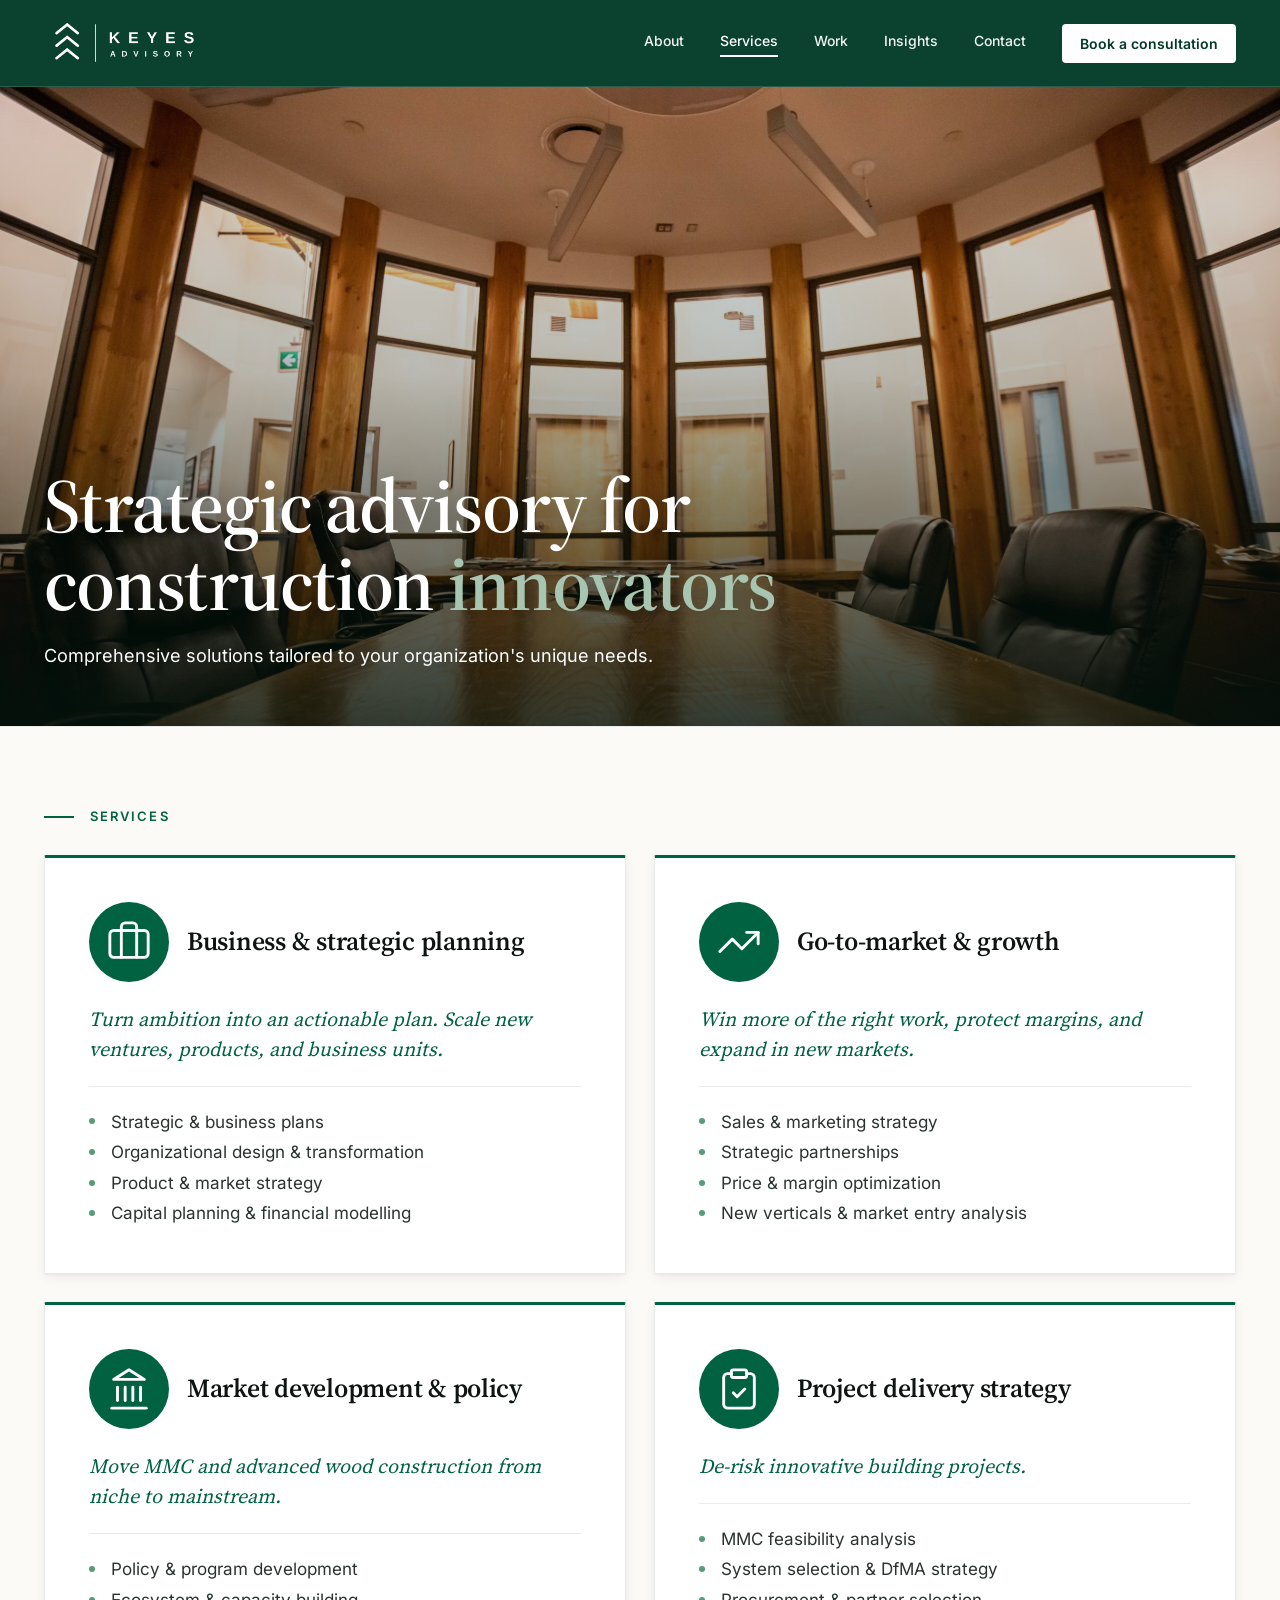
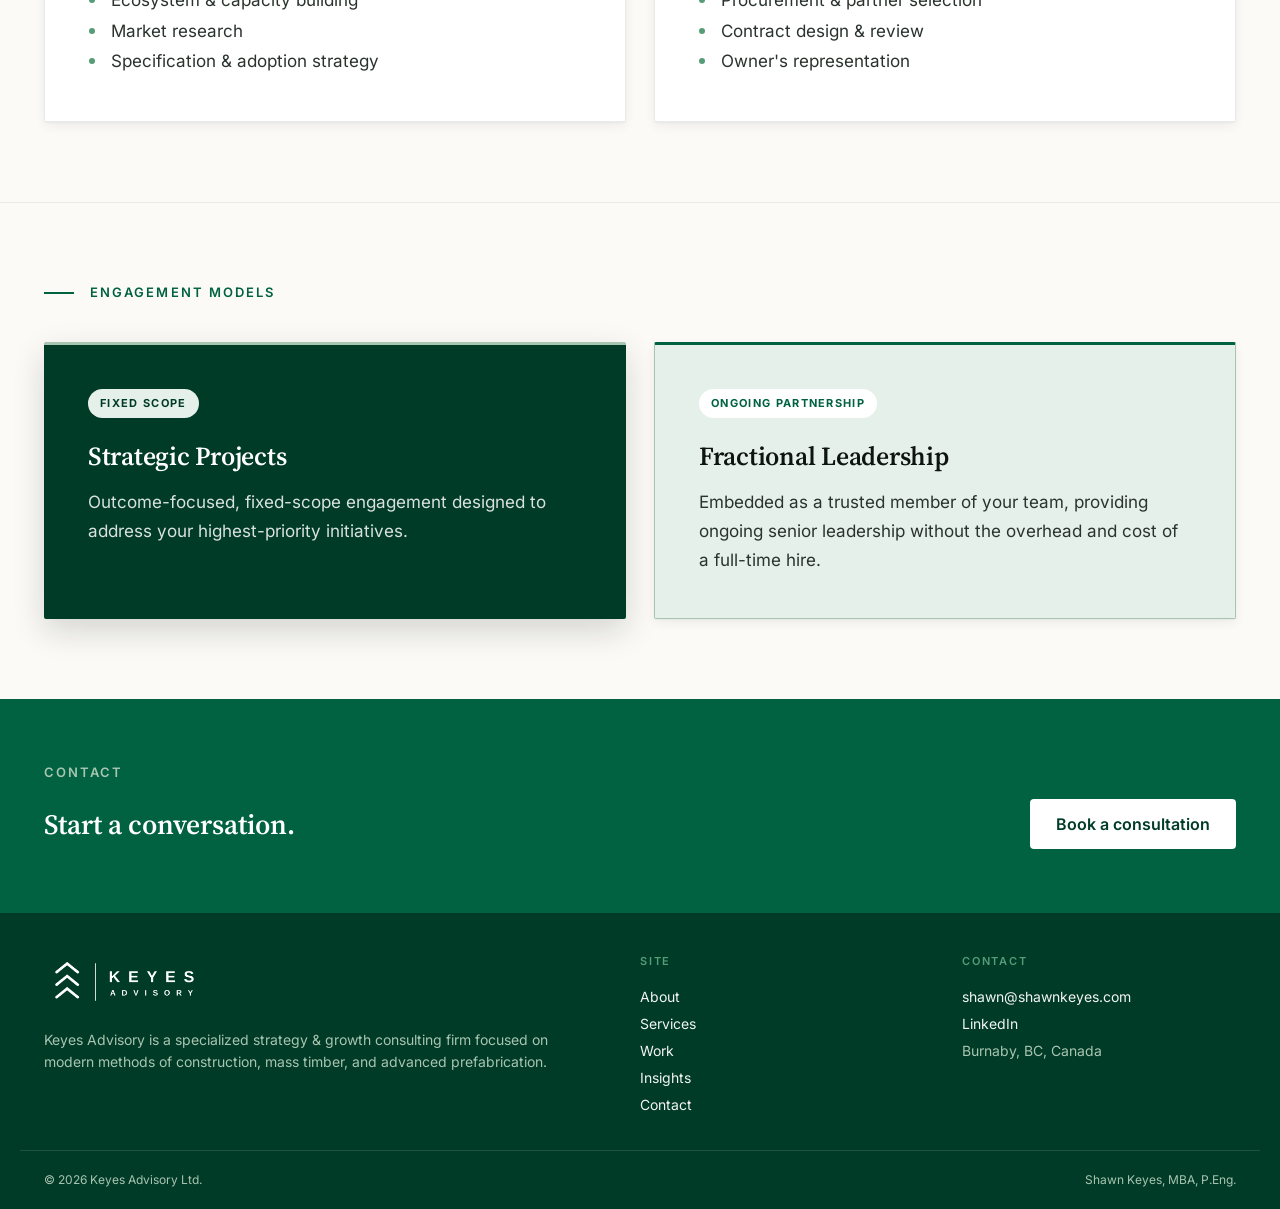
<file: services.html>
<!DOCTYPE html>
<html lang="en">
<head>
<meta charset="utf-8">
<title>Services — Keyes Advisory</title>
<meta name="viewport" content="width=device-width, initial-scale=1">
<meta name="description" content="Keyes Advisory services by Shawn Keyes: Business &amp; strategic planning, go-to-market &amp; growth, market development &amp; policy, and project delivery strategy.">
<meta name="author" content="Shawn Keyes">
<meta name="keywords" content="Keyes Advisory, Shawn Keyes, construction consulting, strategy consulting, go-to-market strategy, market development, mass timber, modern methods of construction, industrialized construction, prefabrication, commercial executive">
<link rel="canonical" href="https://shawnkeyes.com/services.html">
<meta name="robots" content="index,follow">
<meta name="theme-color" content="#003b27">
<meta property="og:type" content="website">
<meta property="og:site_name" content="Keyes Advisory">
<meta property="og:locale" content="en_CA">
<meta property="og:url" content="https://shawnkeyes.com/services.html">
<meta property="og:title" content="Services — Keyes Advisory">
<meta property="og:description" content="Strategy and growth consulting for construction innovators: planning, go-to-market, market development and policy, and project delivery.">
<meta property="og:image" content="https://shawnkeyes.com/assets/og-cover.png">
<meta property="og:image:width" content="1200">
<meta property="og:image:height" content="630">
<meta property="og:image:alt" content="Keyes Advisory — Construction Innovation Strategy">
<meta name="twitter:card" content="summary_large_image">
<meta name="twitter:title" content="Services — Keyes Advisory">
<meta name="twitter:description" content="Strategy and growth consulting for construction innovators: planning, go-to-market, market development and policy, and project delivery.">
<meta name="twitter:image" content="https://shawnkeyes.com/assets/og-cover.png">
<link rel="icon" type="image/svg+xml" href="assets/favicon.svg">
<link rel="icon" type="image/png" href="assets/favicon-app-icon.png">
<link rel="apple-touch-icon" href="assets/favicon-app-icon.png">
<link rel="preload" href="assets/fonts/Inter-400.woff2" as="font" type="font/woff2" crossorigin>
<link rel="preload" href="assets/fonts/SourceSerif4-600.woff2" as="font" type="font/woff2" crossorigin>
<link rel="stylesheet" href="css/tokens.css">
<link rel="stylesheet" href="css/site.css">
<link rel="stylesheet" href="css/pages.css">
<script defer data-domain="shawnkeyes.com" src="https://plausible.io/js/script.js"></script>
<script type="application/ld+json">
{"@context":"https://schema.org","@graph":[{"@type":"WebSite","@id":"https://shawnkeyes.com/#website","url":"https://shawnkeyes.com/","name":"Keyes Advisory","alternateName":"Shawn Keyes — Keyes Advisory","inLanguage":"en-CA","publisher":{"@id":"https://shawnkeyes.com/#business"}},{"@type":"ProfessionalService","@id":"https://shawnkeyes.com/#business","name":"Keyes Advisory","legalName":"Keyes Advisory Ltd.","url":"https://shawnkeyes.com/","email":"shawn@shawnkeyes.com","telephone":"+1-604-834-8761","image":"https://shawnkeyes.com/assets/og-cover.png","logo":"https://shawnkeyes.com/assets/logo-horizontal.png","description":"Strategy and growth consulting for construction innovators, with a focus on modern methods of construction, mass timber, and advanced prefabrication.","slogan":"Construction Innovation Strategy","areaServed":["Canada","United States"],"knowsAbout":["Construction Innovation","Mass Timber","Modern Methods of Construction","Industrialized Construction","Prefabrication","Commercial Strategy","Go-to-Market Strategy","Market Development","Project Delivery Strategy"],"keywords":"construction innovation, mass timber, modern methods of construction, industrialized construction, prefabrication, engineer, commercial executive, chief commercial officer, consulting, strategy consulting","address":{"@type":"PostalAddress","addressLocality":"Burnaby","addressRegion":"BC","addressCountry":"CA"},"founder":{"@id":"https://shawnkeyes.com/#shawn-keyes"},"sameAs":["https://www.linkedin.com/in/shawn-keyes/"]},{"@type":"Person","@id":"https://shawnkeyes.com/#shawn-keyes","name":"Shawn Keyes","alternateName":"Shawn Keyes, P.Eng.","jobTitle":["Founder & Principal","Commercial Executive","Chief Commercial Officer","Structural Engineer","Strategy Consultant"],"honorificSuffix":"MBA, P.Eng.","description":"Shawn Keyes is a strategic growth executive, structural engineer, and consultant specializing in construction innovation, mass timber, modern methods of construction, industrialized construction, and prefabrication.","url":"https://shawnkeyes.com/about.html","image":"https://shawnkeyes.com/assets/og-cover.png","worksFor":{"@id":"https://shawnkeyes.com/#business"},"knowsAbout":["Construction Innovation","Mass Timber","Modern Methods of Construction","Industrialized Construction","Prefabrication","Commercial Strategy","Structural Engineering"],"alumniOf":[{"@type":"CollegeOrUniversity","name":"UBC Sauder School of Business"},{"@type":"CollegeOrUniversity","name":"Carleton University"},{"@type":"CollegeOrUniversity","name":"Western University"}],"sameAs":["https://www.linkedin.com/in/shawn-keyes/"]},{"@type":"BreadcrumbList","@id":"https://shawnkeyes.com/services.html#breadcrumb","itemListElement":[{"@type":"ListItem","position":1,"name":"Home","item":"https://shawnkeyes.com/"},{"@type":"ListItem","position":2,"name":"Services","item":"https://shawnkeyes.com/services.html"}]}]}
</script>
</head>
<body>

<header class="site-nav" data-theme="deep-forest" data-logo-size="large">
  <div class="site-nav__inner">
    <a class="site-nav__logo-link" href="/" aria-label="Keyes Advisory — home">
      <img class="site-nav__logo" src="assets/logo-horizontal-white.png" alt="Keyes Advisory" width="1400" height="440">
    </a>
    <button class="site-nav__toggle" type="button" aria-label="Open menu" aria-expanded="false" aria-controls="site-menu">
      <span></span><span></span><span></span>
    </button>
    <nav class="site-nav__links" id="site-menu" aria-label="Primary">
      <a class="site-nav__link" href="about.html">About</a>
      <a class="site-nav__link site-nav__link--active" aria-current="page" href="services.html">Services</a>
      <a class="site-nav__link" href="portfolio.html">Work</a>
      <a class="site-nav__link" href="insights.html">Insights</a>
      <a class="site-nav__link" href="contact.html">Contact</a>
      <a class="site-nav__cta" href="contact.html">Book a consultation</a>
    </nav>
  </div>
</header>

<main>
  <!-- Header -->
  <section class="img-hero" aria-label="Services">
    <img class="img-hero__img" src="assets/photos/hero-saltriver-boardroom.jpg" alt="Shawn Keyes in a mass timber boardroom" style="object-position:center 42%">
    <div class="img-hero__scrim"></div>
    <div class="img-hero__inner">
      <h1 class="img-hero__title">Strategic advisory for<br>construction <span class="accent">innovators</span></h1>
      <p class="img-hero__lede">Comprehensive solutions tailored to your organization's unique needs.</p>
    </div>
  </section>

  <!-- Service detail -->
  <section class="section--cream">
    <div class="wrap" style="padding-top:80px;padding-bottom:80px;">
      <div class="rule-eyebrow" style="margin-bottom:28px;"><span>Services</span></div>
      <div class="svc-detail-grid">
        <div class="svc-detail-card">
          <div class="svc-detail-card__head">
            <div class="svc-detail-card__icon"><svg viewBox="0 0 24 24" width="46" height="46" fill="none" stroke="currentColor" stroke-width="1.5" stroke-linecap="round" stroke-linejoin="round"><path d="M16 20V4a2 2 0 0 0-2-2h-4a2 2 0 0 0-2 2v16"></path><rect width="20" height="14" x="2" y="6" rx="2"></rect></svg></div>
            <h2 class="svc-detail-card__title">Business &amp; strategic planning</h2>
          </div>
          <p class="svc-detail-card__tag">Turn ambition into an actionable plan. Scale new ventures, products, and business units.</p>
          <ul class="svc-bullets">
            <li>Strategic &amp; business plans</li>
            <li>Organizational design &amp; transformation</li>
            <li>Product &amp; market strategy</li>
            <li>Capital planning &amp; financial modelling</li>
          </ul>
        </div>
        <div class="svc-detail-card">
          <div class="svc-detail-card__head">
            <div class="svc-detail-card__icon"><svg viewBox="0 0 24 24" width="46" height="46" fill="none" stroke="currentColor" stroke-width="1.5" stroke-linecap="round" stroke-linejoin="round"><polyline points="22 7 13.5 15.5 8.5 10.5 2 17"></polyline><polyline points="16 7 22 7 22 13"></polyline></svg></div>
            <h2 class="svc-detail-card__title">Go-to-market &amp; growth</h2>
          </div>
          <p class="svc-detail-card__tag">Win more of the right work, protect margins, and expand in new markets.</p>
          <ul class="svc-bullets">
            <li>Sales &amp; marketing strategy</li>
            <li>Strategic partnerships</li>
            <li>Price &amp; margin optimization</li>
            <li>New verticals &amp; market entry analysis</li>
          </ul>
        </div>
        <div class="svc-detail-card">
          <div class="svc-detail-card__head">
            <div class="svc-detail-card__icon"><svg viewBox="0 0 24 24" width="46" height="46" fill="none" stroke="currentColor" stroke-width="1.5" stroke-linecap="round" stroke-linejoin="round"><line x1="3" y1="22" x2="21" y2="22"></line><line x1="6" y1="18" x2="6" y2="11"></line><line x1="10" y1="18" x2="10" y2="11"></line><line x1="14" y1="18" x2="14" y2="11"></line><line x1="18" y1="18" x2="18" y2="11"></line><polygon points="12 2 20 7 4 7"></polygon></svg></div>
            <h2 class="svc-detail-card__title">Market development &amp; policy</h2>
          </div>
          <p class="svc-detail-card__tag">Move MMC and advanced wood construction from niche to mainstream.</p>
          <ul class="svc-bullets">
            <li>Policy &amp; program development</li>
            <li>Ecosystem &amp; capacity building</li>
            <li>Market research</li>
            <li>Specification &amp; adoption strategy</li>
          </ul>
        </div>
        <div class="svc-detail-card">
          <div class="svc-detail-card__head">
            <div class="svc-detail-card__icon"><svg viewBox="0 0 24 24" width="46" height="46" fill="none" stroke="currentColor" stroke-width="1.5" stroke-linecap="round" stroke-linejoin="round"><rect x="8" y="2" width="8" height="4" rx="1"></rect><path d="M16 4h2a2 2 0 0 1 2 2v14a2 2 0 0 1-2 2H6a2 2 0 0 1-2-2V6a2 2 0 0 1 2-2h2"></path><path d="m9 14 2 2 4-4"></path></svg></div>
            <h2 class="svc-detail-card__title">Project delivery strategy</h2>
          </div>
          <p class="svc-detail-card__tag">De-risk innovative building projects.</p>
          <ul class="svc-bullets">
            <li>MMC feasibility analysis</li>
            <li>System selection &amp; DfMA strategy</li>
            <li>Procurement &amp; partner selection</li>
            <li>Contract design &amp; review</li>
            <li>Owner's representation</li>
          </ul>
        </div>
      </div>
    </div>
  </section>

  <!-- Engagement models -->
  <section class="section--cream" style="border-top:1px solid var(--ink-100);">
    <div class="wrap" style="padding-top:80px;padding-bottom:80px;">
      <div class="rule-eyebrow" style="margin-bottom:40px;"><span>Engagement Models</span></div>
      <div class="engage-grid">
        <div class="engage-card engage-card--dark">
          <span class="engage-pill engage-pill--onDark">Fixed scope</span>
          <h3 class="engage-card__title">Strategic Projects</h3>
          <p class="engage-card__body">Outcome-focused, fixed-scope engagement designed to address your highest-priority initiatives.</p>
        </div>
        <div class="engage-card engage-card--mint">
          <span class="engage-pill engage-pill--onMint">Ongoing partnership</span>
          <h3 class="engage-card__title">Fractional Leadership</h3>
          <p class="engage-card__body">Embedded as a trusted member of your team, providing ongoing senior leadership without the overhead and cost of a full-time hire.</p>
        </div>
      </div>
    </div>
  </section>

  <!-- Contact CTA -->
  <section class="cta-band" aria-label="Contact">
    <div class="cta-band__inner">
      <span class="cta-band__eyebrow">Contact</span>
      <div class="cta-band__row">
        <h2 class="cta-band__h2">Start a conversation.</h2>
        <div class="cta-band__actions">
          <a class="btn btn--white" href="contact.html">Book a consultation</a>
        </div>
      </div>
    </div>
  </section>
</main>

<footer class="site-footer" data-theme="deep-forest">
  <div class="site-footer__main">
    <div>
      <img class="site-footer__logo" src="assets/logo-horizontal-white.png" alt="Keyes Advisory" width="1400" height="440">
      <p class="site-footer__blurb">Keyes Advisory is a specialized strategy &amp; growth consulting firm focused on modern methods of construction, mass timber, and advanced prefabrication.</p>
    </div>
    <div>
      <span class="site-footer__heading">Site</span>
      <ul class="site-footer__list">
        <li><a href="about.html">About</a></li>
        <li><a href="services.html">Services</a></li>
        <li><a href="portfolio.html">Work</a></li>
        <li><a href="insights.html">Insights</a></li>
        <li><a href="contact.html">Contact</a></li>
      </ul>
    </div>
    <div>
      <a class="site-footer__heading" href="contact.html">Contact</a>
      <ul class="site-footer__list">
        <li><a href="mailto:shawn@shawnkeyes.com">shawn@shawnkeyes.com</a></li>
        <li><a href="https://www.linkedin.com/in/shawn-keyes/" target="_blank" rel="noopener">LinkedIn</a></li>
        <li class="is-muted">Burnaby, BC, Canada</li>
      </ul>
    </div>
  </div>
  <div class="site-footer__bottom">
    <span>&copy; 2026 Keyes Advisory Ltd.</span>
    <span>Shawn Keyes, MBA, P.Eng.</span>
  </div>
</footer>

<script src="js/nav-toggle.js"></script>
</body>
</html>
</file>
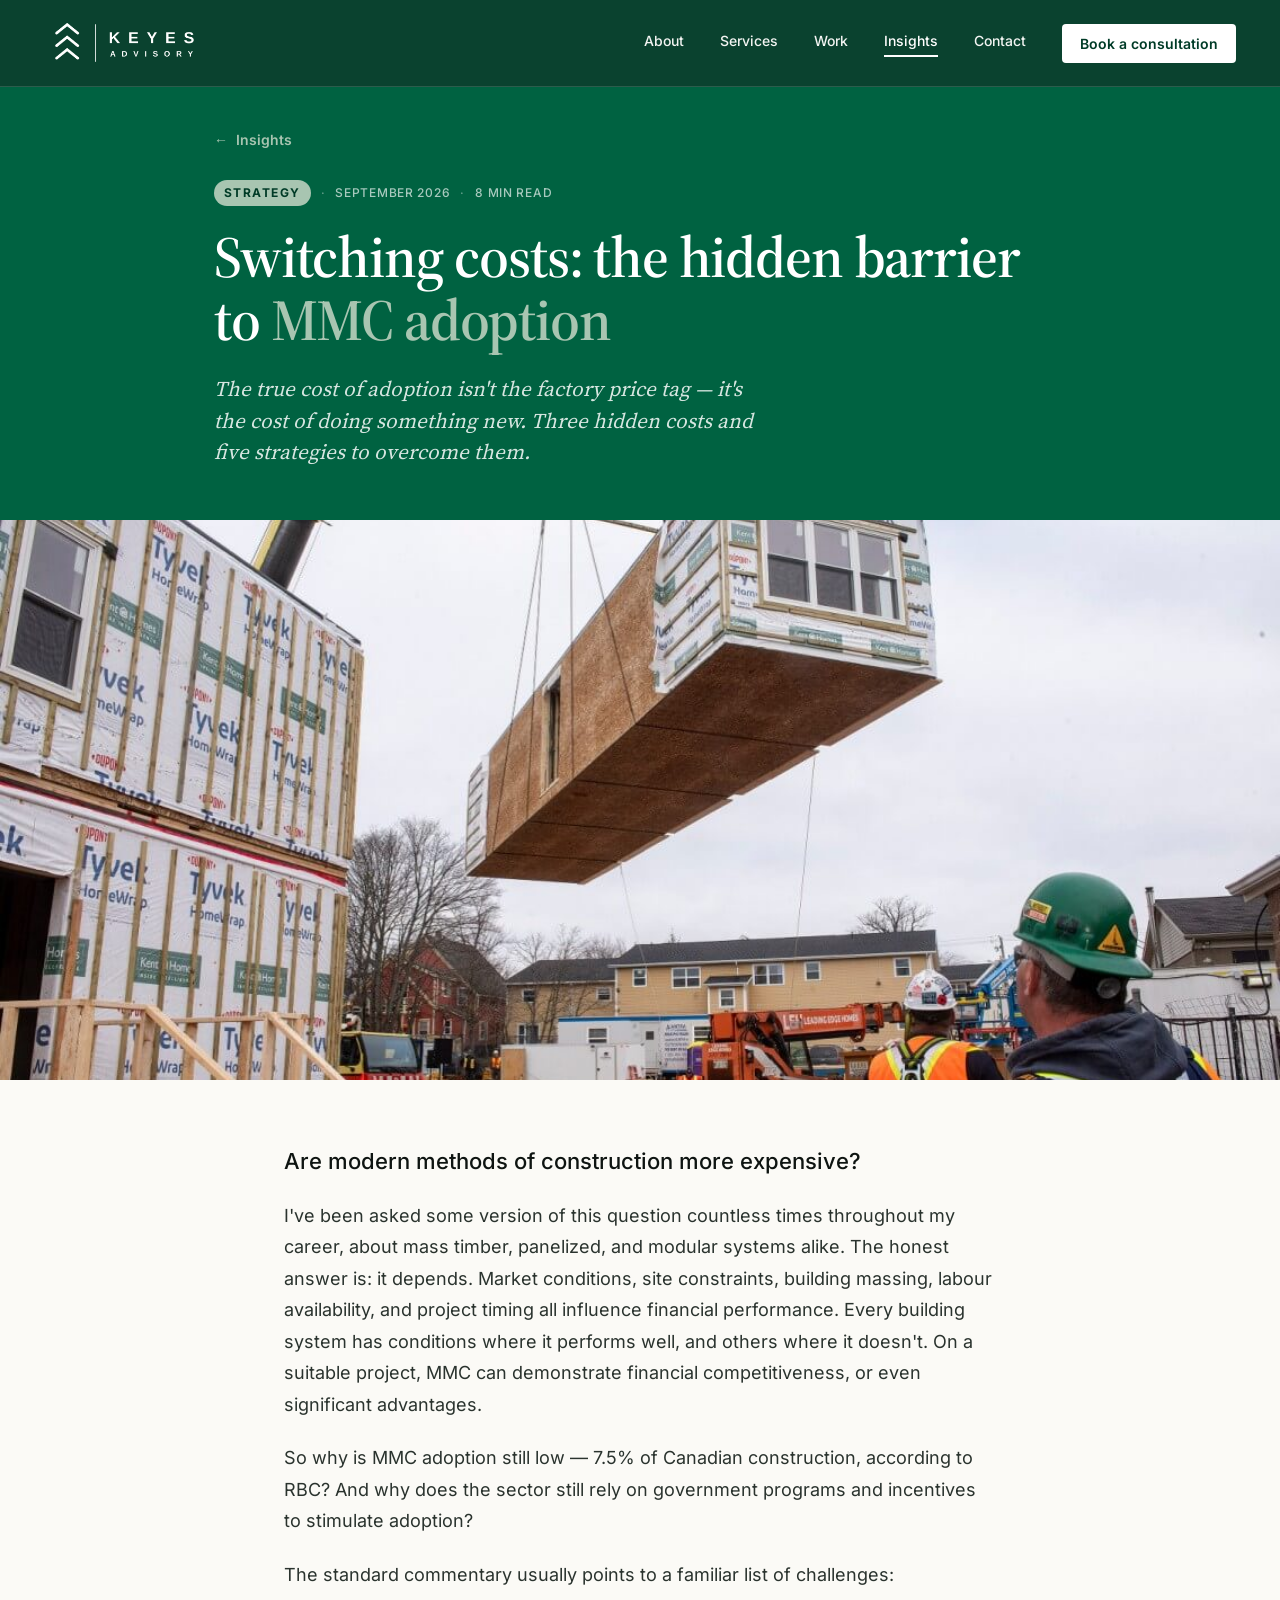
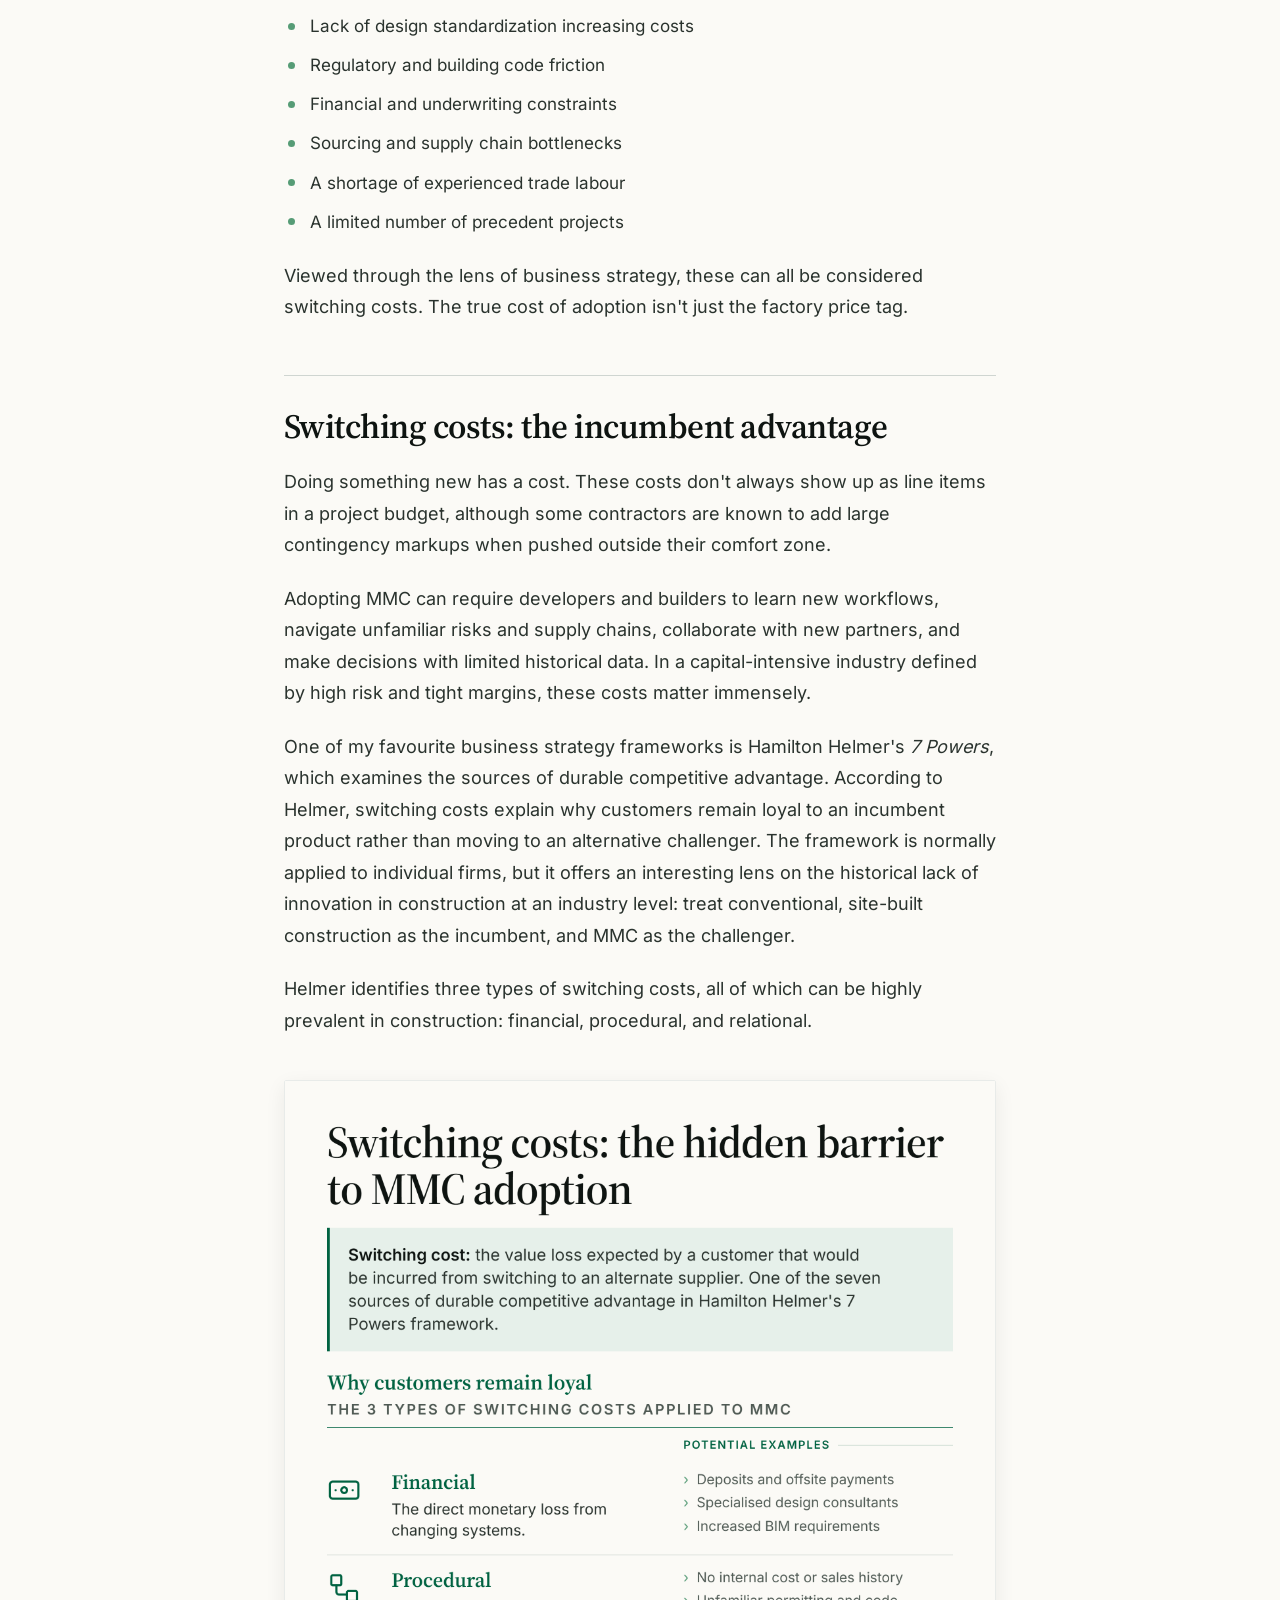
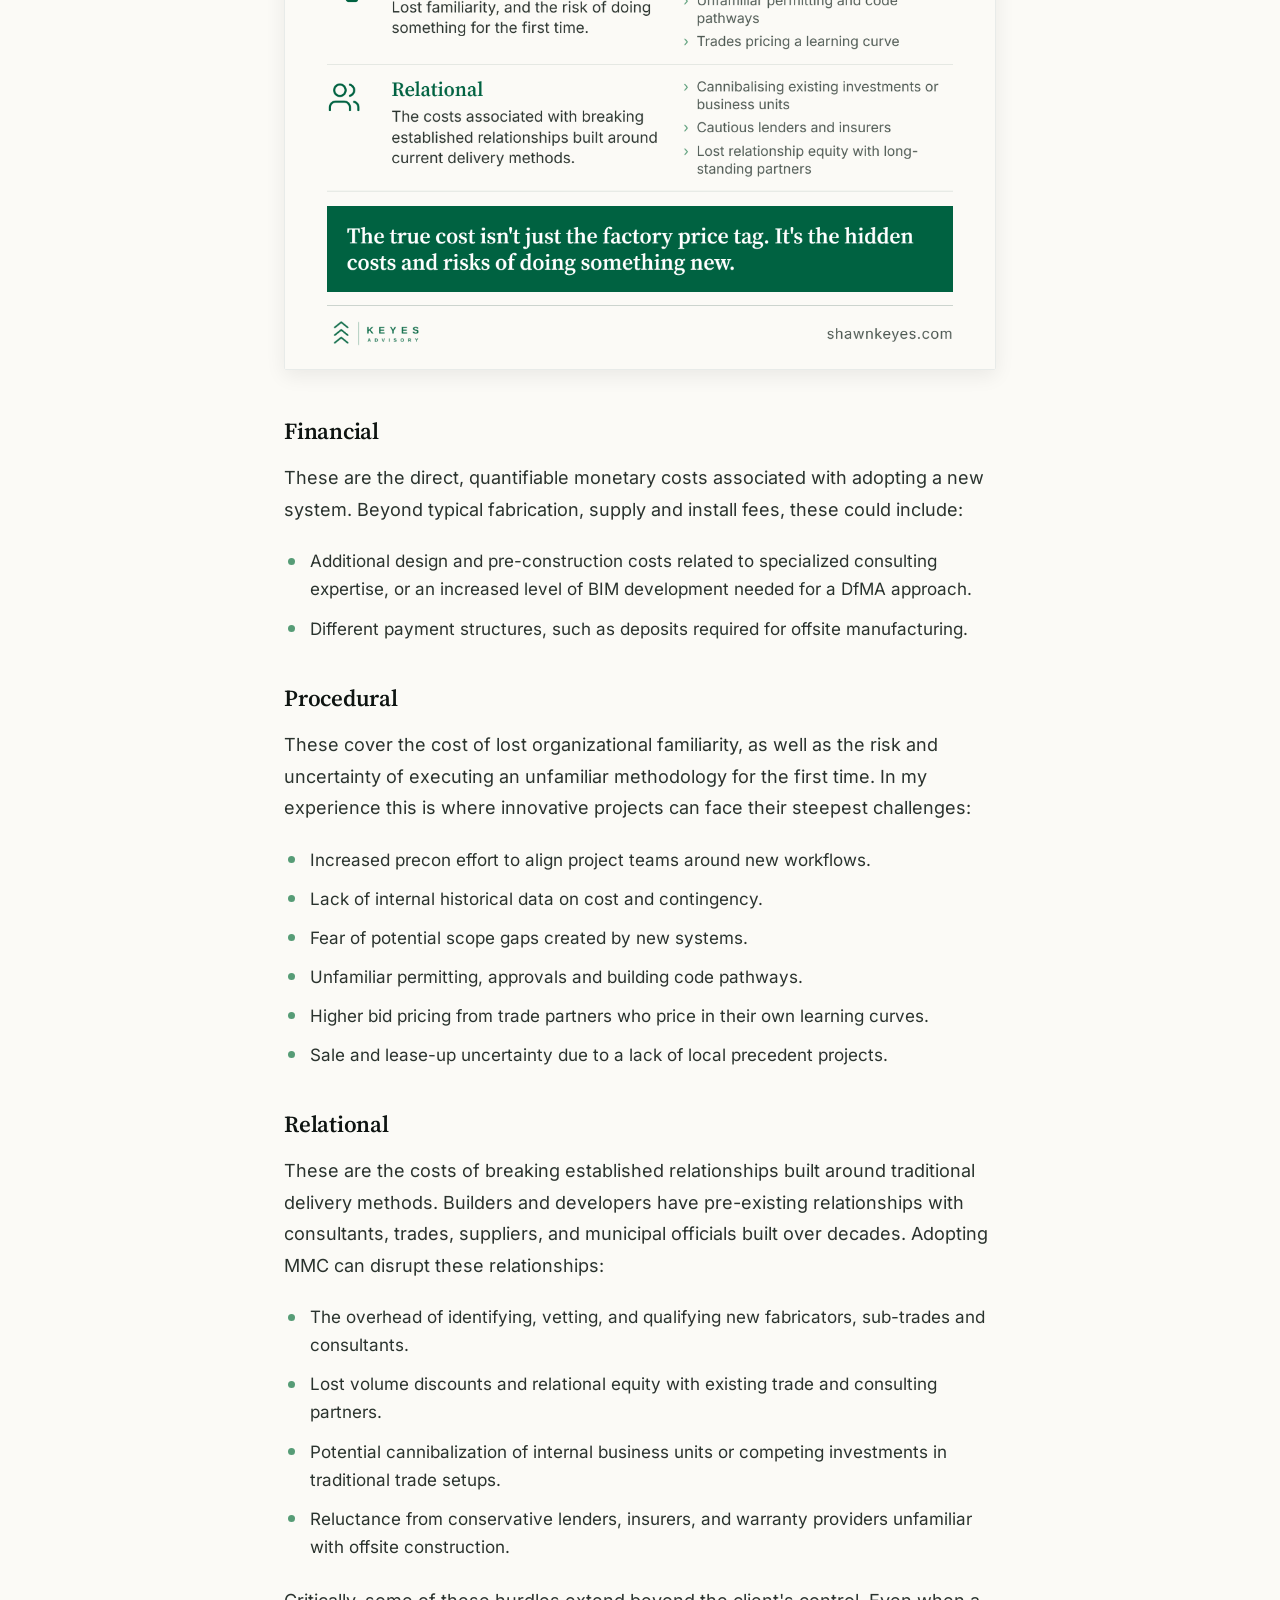
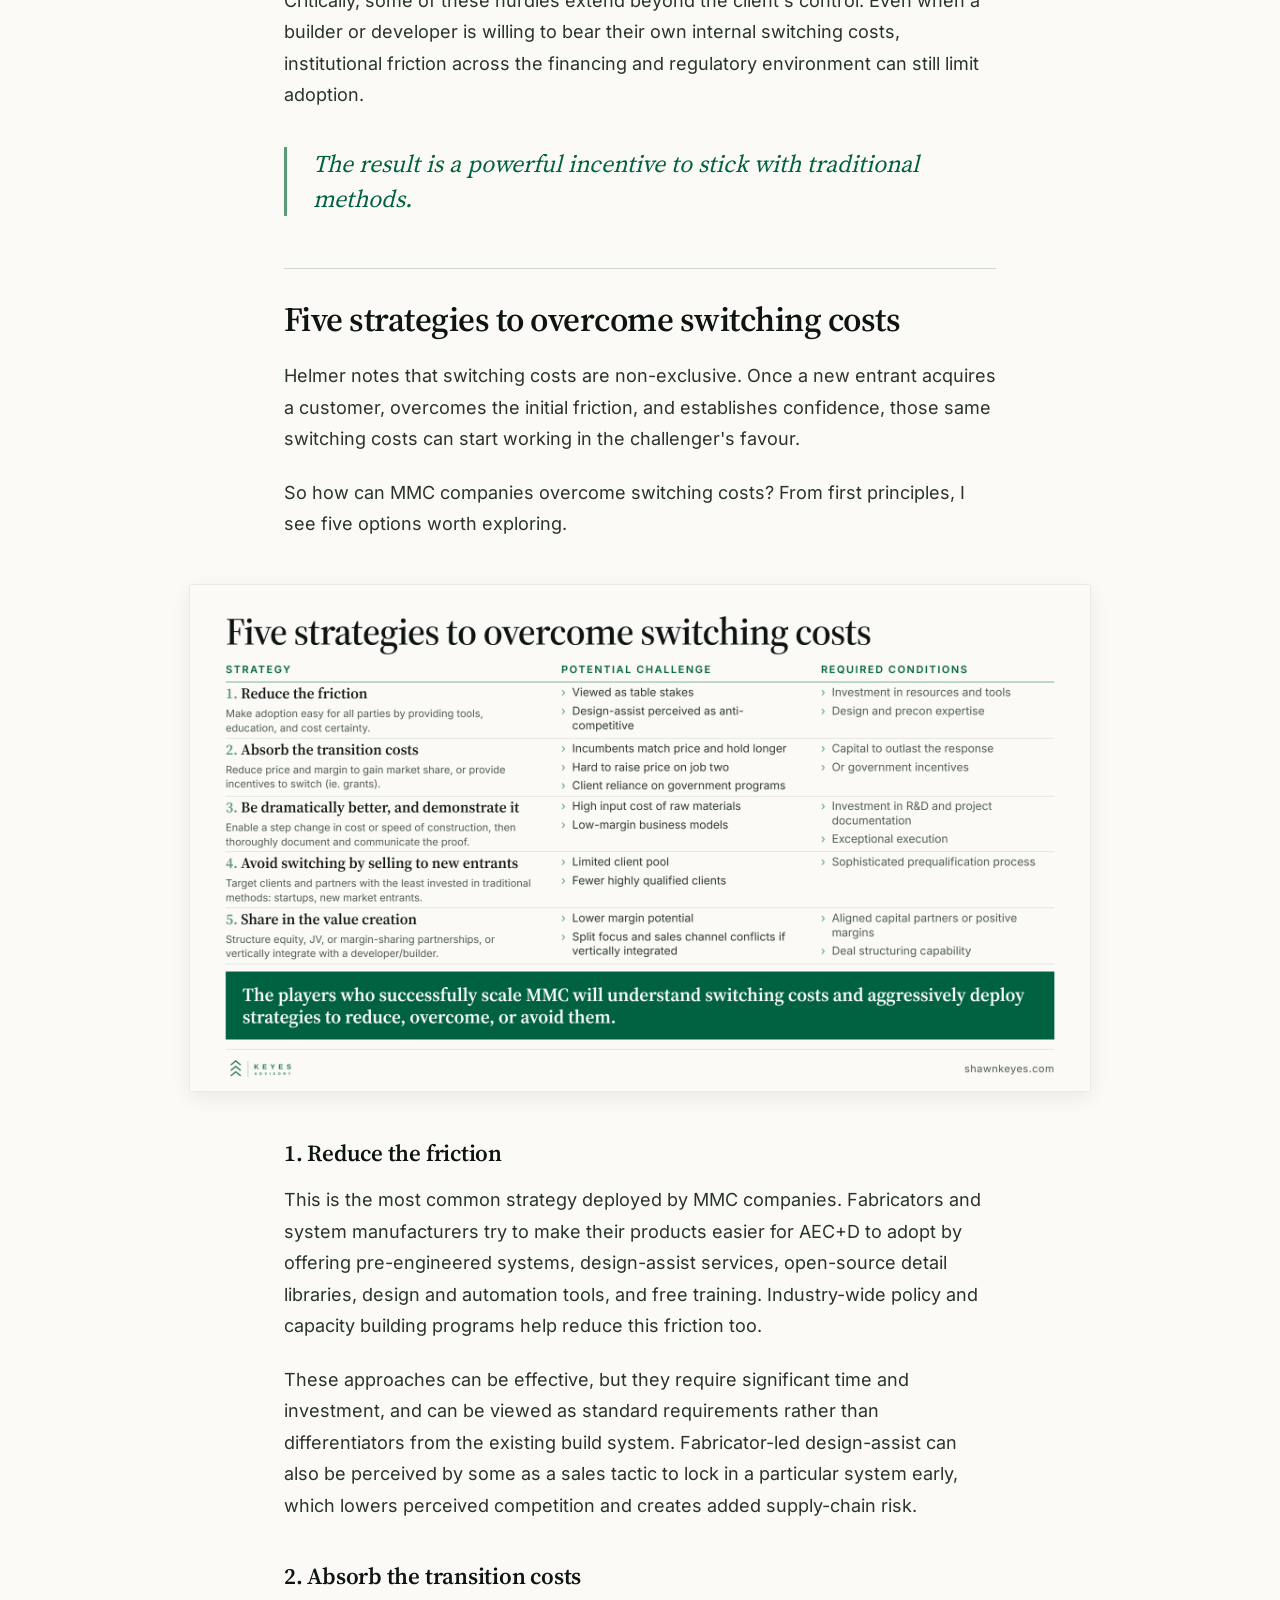
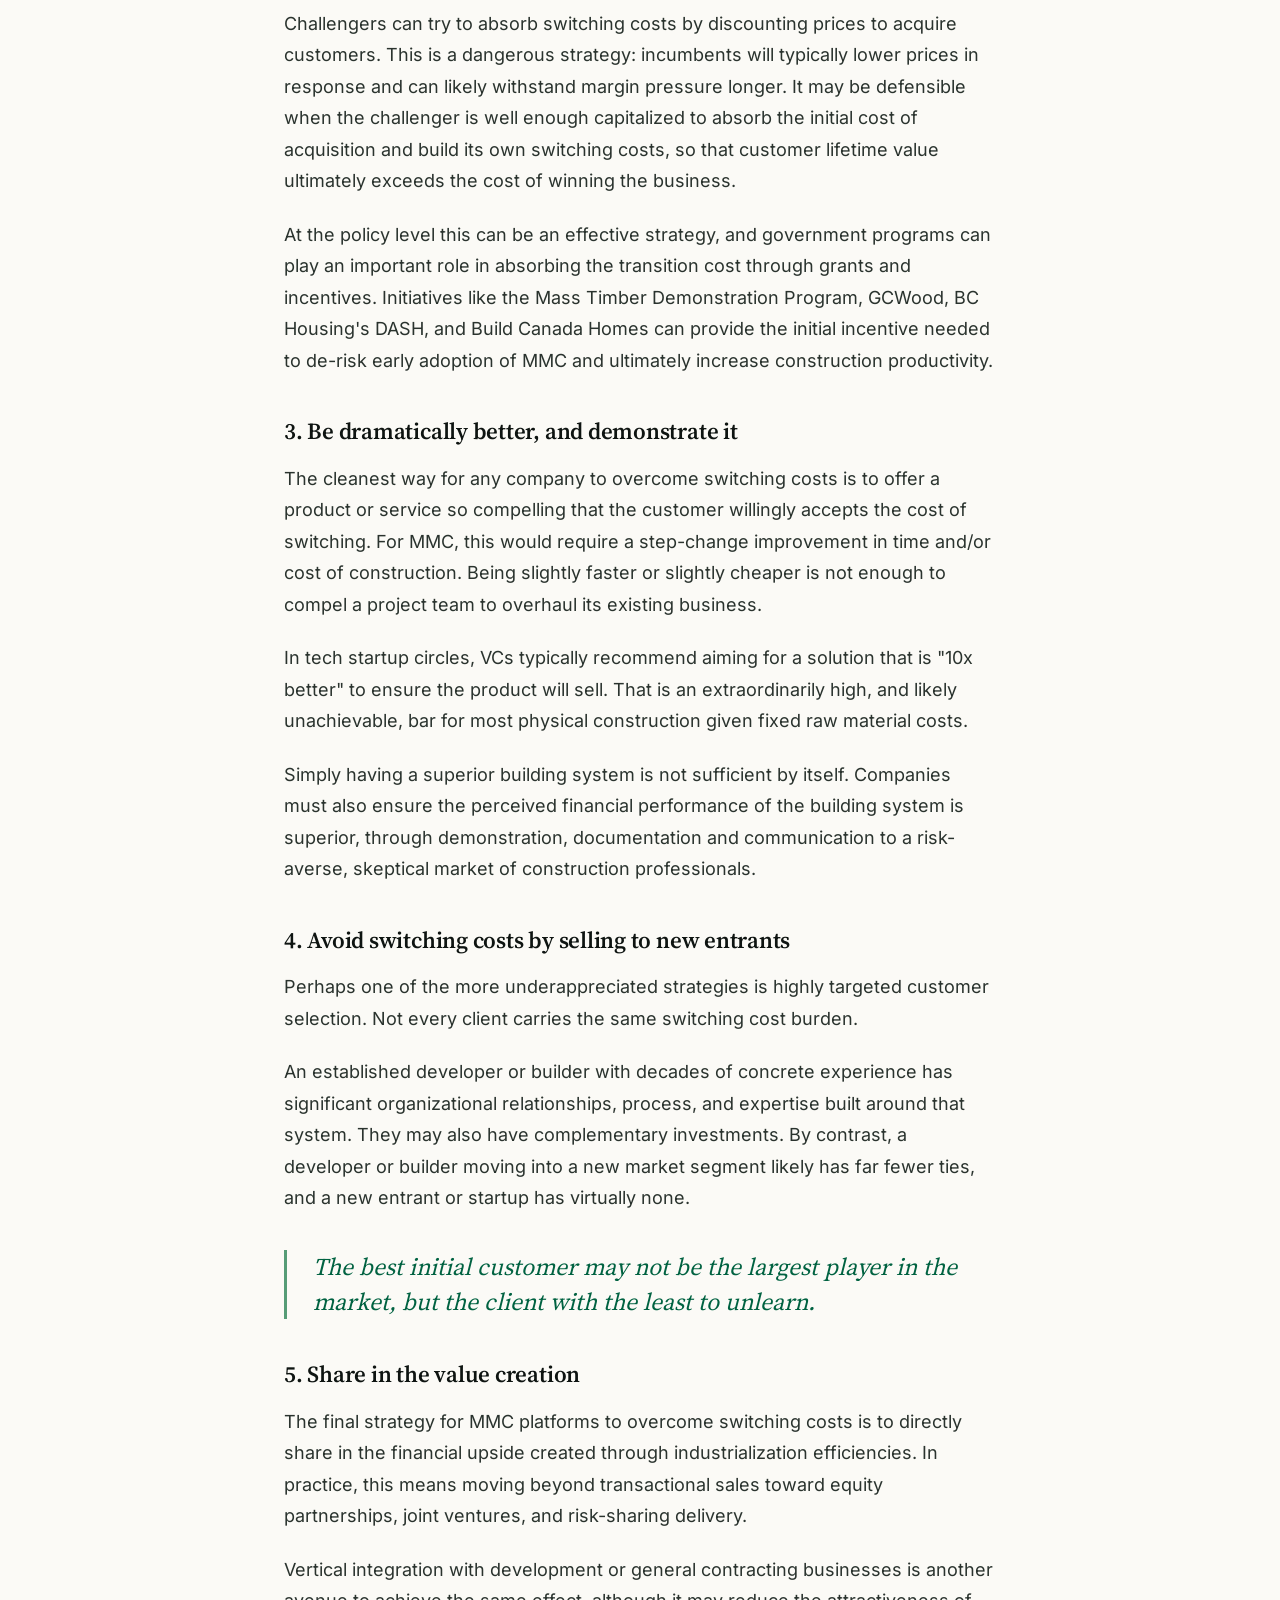
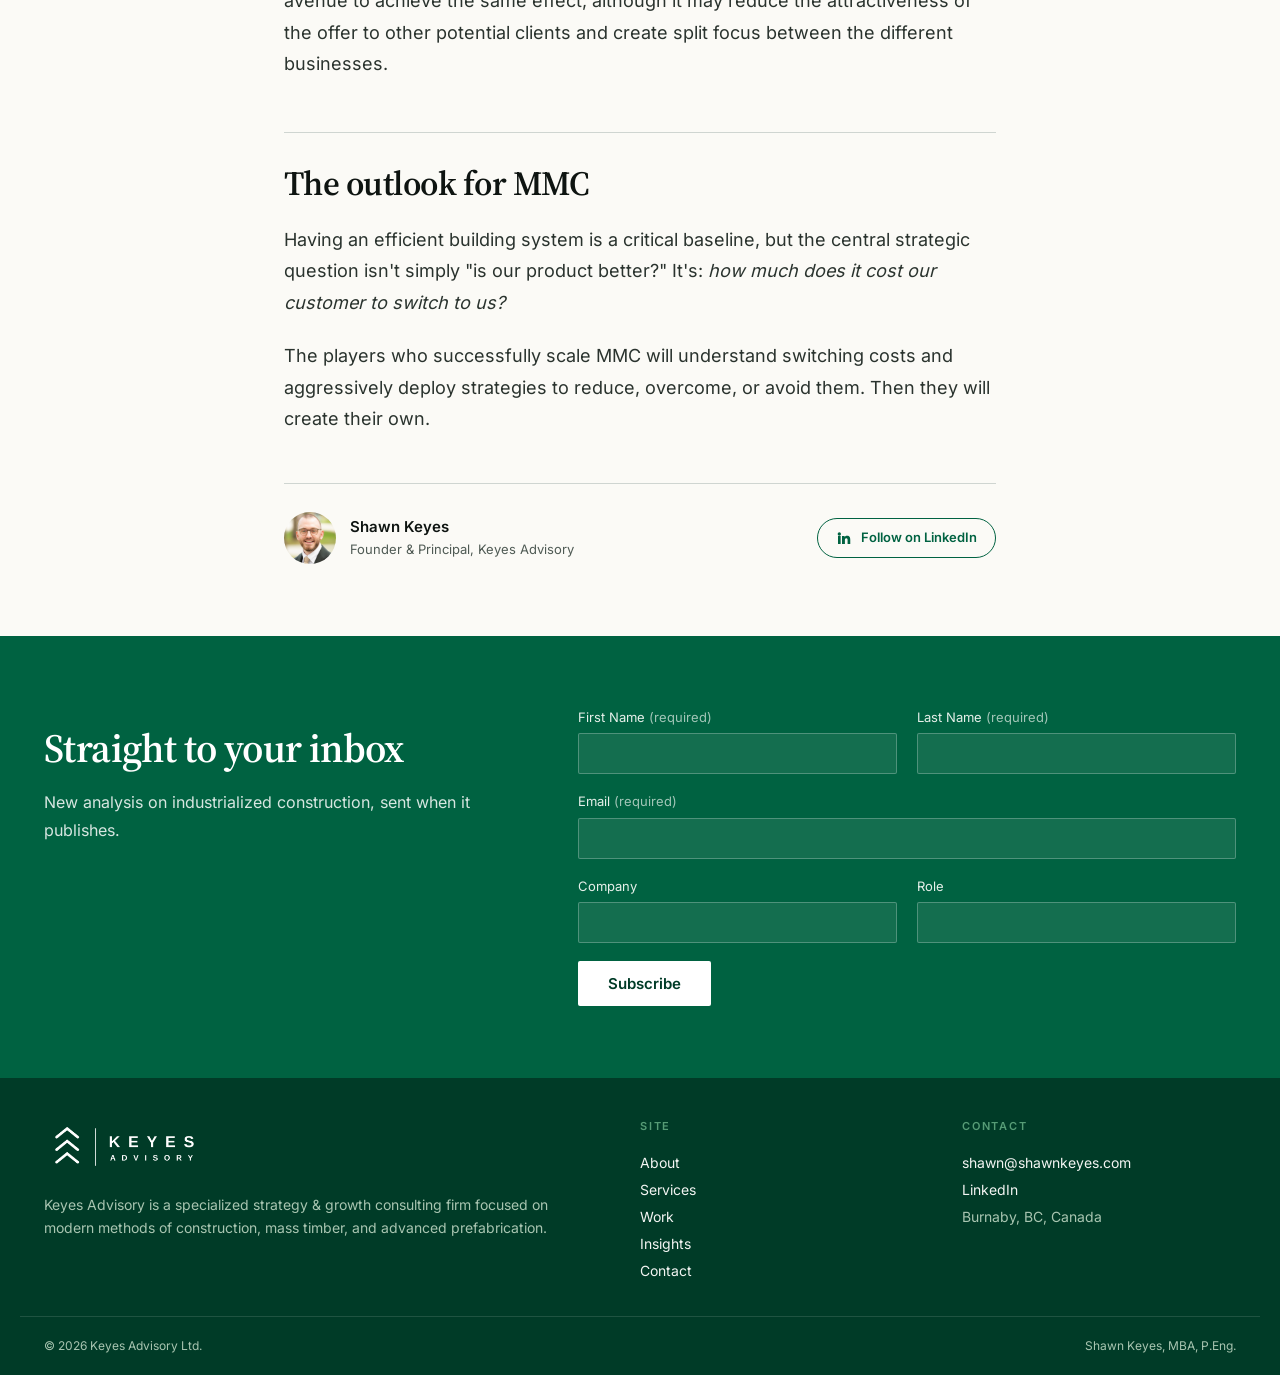
<file: insights/switching-costs-mmc-adoption.html>
<!DOCTYPE html>
<html lang="en">
<head>
<meta charset="utf-8">
<title>Switching Costs: The Hidden Barrier to MMC Adoption — Keyes Advisory</title>
<meta name="viewport" content="width=device-width, initial-scale=1">
<meta name="description" content="Why modern methods of construction stall at 7.5% of Canadian construction. Hamilton Helmer's 7 Powers applied to MMC — the financial, procedural, and relational switching costs that protect site-built construction, and five strategies to overcome them.">
<meta name="author" content="Shawn Keyes">
<meta name="keywords" content="switching costs, MMC adoption, modern methods of construction, mass timber, modular construction, prefabrication, 7 Powers, Hamilton Helmer, construction strategy, industrialized construction, Shawn Keyes, Keyes Advisory">
<link rel="canonical" href="https://shawnkeyes.com/insights/switching-costs-mmc-adoption.html">
<meta name="robots" content="index,follow">
<meta name="theme-color" content="#003b27">
<meta property="og:type" content="article">
<meta property="og:site_name" content="Keyes Advisory">
<meta property="og:locale" content="en_CA">
<meta property="og:url" content="https://shawnkeyes.com/insights/switching-costs-mmc-adoption.html">
<meta property="og:title" content="Switching Costs: The Hidden Barrier to MMC Adoption">
<meta property="og:description" content="The true cost of adoption isn't the factory price tag. It's the financial, procedural, and relational cost of doing something new — and five strategies to overcome it.">
<meta property="og:image" content="https://shawnkeyes.com/assets/insights/switching-costs-hero.jpg">
<meta property="og:image:width" content="1136">
<meta property="og:image:height" content="758">
<meta property="og:image:alt" content="A prefabricated module craned into position on a construction site">
<meta property="article:author" content="Shawn Keyes">
<meta property="article:published_time" content="2026-09-13">
<meta property="article:modified_time" content="2026-09-14">
<meta property="article:section" content="Strategy">
<meta name="twitter:card" content="summary_large_image">
<meta name="twitter:title" content="Switching Costs: The Hidden Barrier to MMC Adoption">
<meta name="twitter:description" content="The true cost of adoption isn't the factory price tag. It's the financial, procedural, and relational cost of doing something new.">
<meta name="twitter:image" content="https://shawnkeyes.com/assets/insights/switching-costs-hero.jpg">
<link rel="icon" type="image/svg+xml" href="../assets/favicon.svg">
<link rel="icon" type="image/png" href="../assets/favicon-app-icon.png">
<link rel="apple-touch-icon" href="../assets/favicon-app-icon.png">
<link rel="preload" href="../assets/insights/switching-costs-hero.jpg" as="image" fetchpriority="high">
<link rel="alternate" type="application/rss+xml" title="Keyes Advisory Insights" href="https://shawnkeyes.com/feed.xml">
<link rel="preload" href="../assets/fonts/Inter-400.woff2" as="font" type="font/woff2" crossorigin>
<link rel="preload" href="../assets/fonts/SourceSerif4-600.woff2" as="font" type="font/woff2" crossorigin>
<link rel="stylesheet" href="../css/tokens.css">
<link rel="stylesheet" href="../css/site.css">
<link rel="stylesheet" href="../css/pages.css">
<link rel="stylesheet" href="../css/insights.css">
<script defer data-domain="shawnkeyes.com" src="https://plausible.io/js/script.js"></script>
<script type="application/ld+json">
{"@context":"https://schema.org","@graph":[{"@type":"BlogPosting","@id":"https://shawnkeyes.com/insights/switching-costs-mmc-adoption.html#article","headline":"Switching Costs: The Hidden Barrier to MMC Adoption","description":"Hamilton Helmer's 7 Powers applied to modern methods of construction \u2014 the financial, procedural, and relational switching costs that protect site-built construction, and five strategies to overcome them.","image":{"@type":"ImageObject","url":"https://shawnkeyes.com/assets/insights/switching-costs-hero.jpg","width":1136,"height":758},"datePublished":"2026-09-13","dateModified":"2026-09-14","inLanguage":"en-CA","articleSection":"Strategy","keywords":"switching costs, MMC adoption, modern methods of construction, mass timber, modular construction, 7 Powers","author":{"@id":"https://shawnkeyes.com/#shawn-keyes"},"publisher":{"@id":"https://shawnkeyes.com/#business"},"isPartOf":{"@id":"https://shawnkeyes.com/insights.html#blog"},"mainEntityOfPage":"https://shawnkeyes.com/insights/switching-costs-mmc-adoption.html","timeRequired":"PT8M","wordCount":1344,"about":[{"@type":"Thing","name":"Modern methods of construction"},{"@type":"Thing","name":"Industrialized construction"},{"@type":"Thing","name":"Mass timber"},{"@type":"Thing","name":"Switching costs"}]},{"@type":"ProfessionalService","@id":"https://shawnkeyes.com/#business","name":"Keyes Advisory","legalName":"Keyes Advisory Ltd.","url":"https://shawnkeyes.com/","email":"shawn@shawnkeyes.com","logo":"https://shawnkeyes.com/assets/logo-horizontal.png","slogan":"Construction Innovation Strategy","address":{"@type":"PostalAddress","addressLocality":"Burnaby","addressRegion":"BC","addressCountry":"CA"},"sameAs":["https://www.linkedin.com/in/shawn-keyes/"]},{"@type":"Person","@id":"https://shawnkeyes.com/#shawn-keyes","name":"Shawn Keyes","honorificSuffix":"MBA, P.Eng.","jobTitle":"Founder & Principal","url":"https://shawnkeyes.com/about.html","sameAs":["https://www.linkedin.com/in/shawn-keyes/"]},{"@type":"BreadcrumbList","@id":"https://shawnkeyes.com/insights/switching-costs-mmc-adoption.html#breadcrumb","itemListElement":[{"@type":"ListItem","position":1,"name":"Home","item":"https://shawnkeyes.com/"},{"@type":"ListItem","position":2,"name":"Insights","item":"https://shawnkeyes.com/insights.html"},{"@type":"ListItem","position":3,"name":"Switching Costs: The Hidden Barrier to MMC Adoption","item":"https://shawnkeyes.com/insights/switching-costs-mmc-adoption.html"}]}]}
</script>
</head>
<body>

<header class="site-nav" data-theme="deep-forest" data-logo-size="large">
  <div class="site-nav__inner">
    <a class="site-nav__logo-link" href="../" aria-label="Keyes Advisory — home">
      <img class="site-nav__logo" src="../assets/logo-horizontal-white.png" alt="Keyes Advisory" width="1400" height="440">
    </a>
    <button class="site-nav__toggle" type="button" aria-label="Open menu" aria-expanded="false" aria-controls="site-menu">
      <span></span><span></span><span></span>
    </button>
    <nav class="site-nav__links" id="site-menu" aria-label="Primary">
      <a class="site-nav__link" href="../about.html">About</a>
      <a class="site-nav__link" href="../services.html">Services</a>
      <a class="site-nav__link" href="../portfolio.html">Work</a>
      <a class="site-nav__link site-nav__link--active" aria-current="page" href="../insights.html">Insights</a>
      <a class="site-nav__link" href="../contact.html">Contact</a>
      <a class="site-nav__cta" href="../contact.html">Book a consultation</a>
    </nav>
  </div>
</header>

<main>

  <!-- Article header -->
  <header class="art-head">
    <div class="wrap art-head__inner">
      <a class="art-back" href="../insights.html"><span aria-hidden="true">←</span> Insights</a>
      <div class="ins-meta ins-meta--onDark">
        <span class="ins-meta__tag">Strategy</span>
        <span class="ins-meta__sep" aria-hidden="true">·</span>
        <time datetime="2026-09-13">September 2026</time>
        <span class="ins-meta__sep" aria-hidden="true">·</span>
        <span>8 min read</span>
      </div>
      <h1 class="art-head__h1">Switching costs: the hidden barrier to <span class="accent">MMC adoption</span></h1>
      <p class="art-head__standfirst">The true cost of adoption isn't the factory price tag — it's the cost of doing something new. Three hidden costs and five strategies to overcome them.</p>
    </div>
  </header>

  <!-- Hero image -->
  <figure class="art-hero">
    <img src="../assets/insights/switching-costs-hero.jpg" alt="A prefabricated module craned into position above a construction site while workers look on" width="1136" height="758" fetchpriority="high" decoding="async">
  </figure>

  <!-- Body -->
  <article class="art">
    <div class="art__body">

      <p class="art__lede">Are modern methods of construction more expensive?</p>

      <p>I've been asked some version of this question countless times throughout my career, about mass timber, panelized, and modular systems alike. The honest answer is: it depends. Market conditions, site constraints, building massing, labour availability, and project timing all influence financial performance. Every building system has conditions where it performs well, and others where it doesn't. On a suitable project, MMC can demonstrate financial competitiveness, or even significant advantages.</p>

      <p>So why is MMC adoption still low — 7.5% of Canadian construction, according to RBC? And why does the sector still rely on government programs and incentives to stimulate adoption?</p>

      <p>The standard commentary usually points to a familiar list of challenges:</p>

      <ul class="art__list">
        <li>Lack of design standardization increasing costs</li>
        <li>Regulatory and building code friction</li>
        <li>Financial and underwriting constraints</li>
        <li>Sourcing and supply chain bottlenecks</li>
        <li>A shortage of experienced trade labour</li>
        <li>A limited number of precedent projects</li>
      </ul>

      <p>Viewed through the lens of business strategy, these can all be considered switching costs. The true cost of adoption isn't just the factory price tag.</p>

      <h2 class="art__h2">Switching costs: the incumbent advantage</h2>

      <p>Doing something new has a cost. These costs don't always show up as line items in a project budget, although some contractors are known to add large contingency markups when pushed outside their comfort zone.</p>

      <p>Adopting MMC can require developers and builders to learn new workflows, navigate unfamiliar risks and supply chains, collaborate with new partners, and make decisions with limited historical data. In a capital-intensive industry defined by high risk and tight margins, these costs matter immensely.</p>

      <p>One of my favourite business strategy frameworks is Hamilton Helmer's <em>7 Powers</em>, which examines the sources of durable competitive advantage. According to Helmer, switching costs explain why customers remain loyal to an incumbent product rather than moving to an alternative challenger. The framework is normally applied to individual firms, but it offers an interesting lens on the historical lack of innovation in construction at an industry level: treat conventional, site-built construction as the incumbent, and MMC as the challenger.</p>

      <p>Helmer identifies three types of switching costs, all of which can be highly prevalent in construction: financial, procedural, and relational.</p>

      <figure class="art-figure">
        <img src="../assets/insights/switching-costs-fig1.png" width="2160" height="2700" loading="lazy"
             alt="The three types of switching costs applied to MMC. Financial: the direct monetary loss from changing systems - deposits and offsite payments, specialised design consultants, increased BIM requirements. Procedural: lost familiarity and the risk of doing something for the first time - no internal cost or sales history, unfamiliar permitting and code pathways, trades pricing a learning curve. Relational: the costs of breaking established relationships built around current delivery methods - cannibalising existing investments or business units, cautious lenders and insurers, lost relationship equity with long-standing partners.">
      </figure>

      <h3 class="art__h3">Financial</h3>

      <p>These are the direct, quantifiable monetary costs associated with adopting a new system. Beyond typical fabrication, supply and install fees, these could include:</p>

      <ul class="art__list">
        <li>Additional design and pre-construction costs related to specialized consulting expertise, or an increased level of BIM development needed for a DfMA approach.</li>
        <li>Different payment structures, such as deposits required for offsite manufacturing.</li>
      </ul>

      <h3 class="art__h3">Procedural</h3>

      <p>These cover the cost of lost organizational familiarity, as well as the risk and uncertainty of executing an unfamiliar methodology for the first time. In my experience this is where innovative projects can face their steepest challenges:</p>

      <ul class="art__list">
        <li>Increased precon effort to align project teams around new workflows.</li>
        <li>Lack of internal historical data on cost and contingency.</li>
        <li>Fear of potential scope gaps created by new systems.</li>
        <li>Unfamiliar permitting, approvals and building code pathways.</li>
        <li>Higher bid pricing from trade partners who price in their own learning curves.</li>
        <li>Sale and lease-up uncertainty due to a lack of local precedent projects.</li>
      </ul>

      <h3 class="art__h3">Relational</h3>

      <p>These are the costs of breaking established relationships built around traditional delivery methods. Builders and developers have pre-existing relationships with consultants, trades, suppliers, and municipal officials built over decades. Adopting MMC can disrupt these relationships:</p>

      <ul class="art__list">
        <li>The overhead of identifying, vetting, and qualifying new fabricators, sub-trades and consultants.</li>
        <li>Lost volume discounts and relational equity with existing trade and consulting partners.</li>
        <li>Potential cannibalization of internal business units or competing investments in traditional trade setups.</li>
        <li>Reluctance from conservative lenders, insurers, and warranty providers unfamiliar with offsite construction.</li>
      </ul>

      <p>Critically, some of these hurdles extend beyond the client's control. Even when a builder or developer is willing to bear their own internal switching costs, institutional friction across the financing and regulatory environment can still limit adoption.</p>

      <p class="art__pull">The result is a powerful incentive to stick with traditional methods.</p>

      <h2 class="art__h2">Five strategies to overcome switching costs</h2>

      <p>Helmer notes that switching costs are non-exclusive. Once a new entrant acquires a customer, overcomes the initial friction, and establishes confidence, those same switching costs can start working in the challenger's favour.</p>

      <p>So how can MMC companies overcome switching costs? From first principles, I see five options worth exploring.</p>

      <figure class="art-figure art-figure--wide">
        <img src="../assets/insights/switching-costs-fig2.png" width="3840" height="2160" loading="lazy"
             alt="Five strategies to overcome switching costs, each with its potential challenge and required conditions. 1. Reduce the friction. 2. Absorb the transition costs. 3. Be dramatically better, and demonstrate it. 4. Avoid switching by selling to new entrants. 5. Share in the value creation.">
      </figure>

      <h3 class="art__h3">1. Reduce the friction</h3>

      <p>This is the most common strategy deployed by MMC companies. Fabricators and system manufacturers try to make their products easier for AEC+D to adopt by offering pre-engineered systems, design-assist services, open-source detail libraries, design and automation tools, and free training. Industry-wide policy and capacity building programs help reduce this friction too.</p>

      <p>These approaches can be effective, but they require significant time and investment, and can be viewed as standard requirements rather than differentiators from the existing build system. Fabricator-led design-assist can also be perceived by some as a sales tactic to lock in a particular system early, which lowers perceived competition and creates added supply-chain risk.</p>

      <h3 class="art__h3">2. Absorb the transition costs</h3>

      <p>Challengers can try to absorb switching costs by discounting prices to acquire customers. This is a dangerous strategy: incumbents will typically lower prices in response and can likely withstand margin pressure longer. It may be defensible when the challenger is well enough capitalized to absorb the initial cost of acquisition and build its own switching costs, so that customer lifetime value ultimately exceeds the cost of winning the business.</p>

      <p>At the policy level this can be an effective strategy, and government programs can play an important role in absorbing the transition cost through grants and incentives. Initiatives like the Mass Timber Demonstration Program, GCWood, BC Housing's DASH, and Build Canada Homes can provide the initial incentive needed to de-risk early adoption of MMC and ultimately increase construction productivity.</p>

      <h3 class="art__h3">3. Be dramatically better, and demonstrate it</h3>

      <p>The cleanest way for any company to overcome switching costs is to offer a product or service so compelling that the customer willingly accepts the cost of switching. For MMC, this would require a step-change improvement in time and/or cost of construction. Being slightly faster or slightly cheaper is not enough to compel a project team to overhaul its existing business.</p>

      <p>In tech startup circles, VCs typically recommend aiming for a solution that is "10x better" to ensure the product will sell. That is an extraordinarily high, and likely unachievable, bar for most physical construction given fixed raw material costs.</p>

      <p>Simply having a superior building system is not sufficient by itself. Companies must also ensure the perceived financial performance of the building system is superior, through demonstration, documentation and communication to a risk-averse, skeptical market of construction professionals.</p>

      <h3 class="art__h3">4. Avoid switching costs by selling to new entrants</h3>

      <p>Perhaps one of the more underappreciated strategies is highly targeted customer selection. Not every client carries the same switching cost burden.</p>

      <p>An established developer or builder with decades of concrete experience has significant organizational relationships, process, and expertise built around that system. They may also have complementary investments. By contrast, a developer or builder moving into a new market segment likely has far fewer ties, and a new entrant or startup has virtually none.</p>

      <p class="art__pull">The best initial customer may not be the largest player in the market, but the client with the least to unlearn.</p>

      <h3 class="art__h3">5. Share in the value creation</h3>

      <p>The final strategy for MMC platforms to overcome switching costs is to directly share in the financial upside created through industrialization efficiencies. In practice, this means moving beyond transactional sales toward equity partnerships, joint ventures, and risk-sharing delivery.</p>

      <p>Vertical integration with development or general contracting businesses is another avenue to achieve the same effect, although it may reduce the attractiveness of the offer to other potential clients and create split focus between the different businesses.</p>

      <h2 class="art__h2">The outlook for MMC</h2>

      <p>Having an efficient building system is a critical baseline, but the central strategic question isn't simply "is our product better?" It's: <em>how much does it cost our customer to switch to us?</em></p>

      <p>The players who successfully scale MMC will understand switching costs and aggressively deploy strategies to reduce, overcome, or avoid them. Then they will create their own.</p>



      <div class="art-byline art-byline--foot">
        <img class="art-byline__avatar" src="../assets/photos/headshot.jpg" alt="" width="52" height="52">
        <div class="art-byline__who">
          <span class="art-byline__name">Shawn Keyes</span>
          <span class="art-byline__role">Founder &amp; Principal, Keyes Advisory</span>
        </div>
        <a class="art-byline__share" href="https://www.linkedin.com/in/shawn-keyes/" target="_blank" rel="noopener">
          <svg viewBox="0 0 24 24" width="16" height="16" fill="currentColor" aria-hidden="true"><path d="M4.98 3.5a2.5 2.5 0 1 1 0 5 2.5 2.5 0 0 1 0-5zM3 9h4v12H3zM9 9h3.8v1.7h.05c.53-1 1.83-2.05 3.77-2.05 4.03 0 4.78 2.65 4.78 6.1V21h-4v-5.6c0-1.34-.02-3.06-1.87-3.06-1.87 0-2.16 1.46-2.16 2.96V21H9z"></path></svg>
          Follow on LinkedIn
        </a>
      </div>
    </div>
  </article>

  <!-- Subscribe -->
  <section class="ins-subscribe" id="subscribe" aria-label="Subscribe">
    <div class="wrap ins-subscribe__inner">
      <div class="ins-subscribe__pitch">
        <h2 class="ins-subscribe__h2">Straight to your inbox</h2>
        <p class="ins-subscribe__body">New analysis on industrialized construction, sent when it publishes.</p>
      </div>

      <!-- Same Formspree subscriber form as insights.html. -->
      <form id="subscribe-form" class="contact-form ins-form"
            action="https://formspree.io/f/myeyrlve" method="POST"
            data-success-message="You're on the list. The next piece comes straight to you.">
        <div class="contact-form__row">
          <div>
            <label for="sub-firstName">First Name <span class="req">(required)</span></label>
            <input type="text" id="sub-firstName" name="firstName" autocomplete="given-name" required>
          </div>
          <div>
            <label for="sub-lastName">Last Name <span class="req">(required)</span></label>
            <input type="text" id="sub-lastName" name="lastName" autocomplete="family-name" required>
          </div>
        </div>
        <div class="contact-form__field">
          <label for="sub-email">Email <span class="req">(required)</span></label>
          <input type="email" id="sub-email" name="email" autocomplete="email" required>
        </div>
        <div class="contact-form__row">
          <div>
            <label for="sub-company">Company</label>
            <input type="text" id="sub-company" name="company" autocomplete="organization">
          </div>
          <div>
            <label for="sub-role">Role</label>
            <input type="text" id="sub-role" name="role" autocomplete="organization-title">
          </div>
        </div>
        <input type="hidden" name="_subject" value="New Insights subscriber from shawnkeyes.com">
        <input type="text" name="_gotcha" tabindex="-1" autocomplete="off" aria-hidden="true" class="contact-form__hp">
        <button type="submit" class="contact-form__submit">Subscribe</button>
        <p class="form-status" id="subscribe-status" role="status" aria-live="polite"></p>
      </form>
    </div>
  </section>

</main>

<footer class="site-footer" data-theme="deep-forest">
  <div class="site-footer__main">
    <div>
      <img class="site-footer__logo" src="../assets/logo-horizontal-white.png" alt="Keyes Advisory" width="1400" height="440">
      <p class="site-footer__blurb">Keyes Advisory is a specialized strategy &amp; growth consulting firm focused on modern methods of construction, mass timber, and advanced prefabrication.</p>
    </div>
    <div>
      <span class="site-footer__heading">Site</span>
      <ul class="site-footer__list">
        <li><a href="../about.html">About</a></li>
        <li><a href="../services.html">Services</a></li>
        <li><a href="../portfolio.html">Work</a></li>
        <li><a href="../insights.html">Insights</a></li>
        <li><a href="../contact.html">Contact</a></li>
      </ul>
    </div>
    <div>
      <a class="site-footer__heading" href="../contact.html">Contact</a>
      <ul class="site-footer__list">
        <li><a href="mailto:shawn@shawnkeyes.com">shawn@shawnkeyes.com</a></li>
        <li><a href="https://www.linkedin.com/in/shawn-keyes/" target="_blank" rel="noopener">LinkedIn</a></li>
        <li class="is-muted">Burnaby, BC, Canada</li>
      </ul>
    </div>
  </div>
  <div class="site-footer__bottom">
    <span>&copy; 2026 Keyes Advisory Ltd.</span>
    <span>Shawn Keyes, MBA, P.Eng.</span>
  </div>
</footer>

<script src="../js/nav-toggle.js"></script>
<script src="../js/contact-form.js"></script>
</body>
</html>
</file>
<file: css/tokens.css>
/* ============================================================
   Keyes Advisory — design tokens
   Ported from the Claude Design export (_ds/colors_and_type.css).
   ============================================================ */

/* Self-hosted fonts — no third-party request, no render-blocking @import.
   Brand spec: Display = Sentinel (licensed), Body = Inter.
   Substitution: Sentinel -> Source Serif 4. Swap in licensed Sentinel for production. */
@font-face { font-family:'Inter'; font-style:normal; font-weight:400; font-display:swap; src:url('../assets/fonts/Inter-400.woff2') format('woff2'); }
@font-face { font-family:'Inter'; font-style:normal; font-weight:500; font-display:swap; src:url('../assets/fonts/Inter-500.woff2') format('woff2'); }
@font-face { font-family:'Inter'; font-style:normal; font-weight:600; font-display:swap; src:url('../assets/fonts/Inter-600.woff2') format('woff2'); }
@font-face { font-family:'Inter'; font-style:normal; font-weight:700; font-display:swap; src:url('../assets/fonts/Inter-700.woff2') format('woff2'); }
@font-face { font-family:'Source Serif 4'; font-style:normal; font-weight:400; font-display:swap; src:url('../assets/fonts/SourceSerif4-400.woff2') format('woff2'); }
@font-face { font-family:'Source Serif 4'; font-style:normal; font-weight:600; font-display:swap; src:url('../assets/fonts/SourceSerif4-600.woff2') format('woff2'); }

:root {
  /* Color — forest scale */
  --forest-900: #003b27;
  --forest-700: #006241;
  --forest-500: #146f4d;
  --forest-400: #569c76;
  --forest-300: #a8c5b1;
  --forest-200: #e6f0ea;
  --forest-100: #f3f5f3;

  /* Color — neutrals */
  --ink-900: #0e1411;
  --ink-700: #2a332e;
  --ink-500: #4f5a54;
  --ink-300: #8b958f;
  --ink-200: #cfd5d1;
  --ink-100: #e8ebe9;
  --paper: #ffffff;
  --paper-warm: #fbfaf6;

  /* Color — semantic */
  --fg-1: var(--ink-900);
  --fg-2: var(--ink-700);
  --fg-3: var(--ink-500);
  --bg-1: var(--paper);
  --bg-2: var(--paper-warm);

  /* Type — families
     Brand spec: Display = Sentinel (licensed), Body = Inter.
     Substitution: Sentinel -> Source Serif 4 (Google Fonts). Swap in the
     licensed Sentinel webfont for production if/when it's available. */
  --font-display: 'Source Serif 4', 'Sentinel', 'Georgia', 'Times New Roman', serif;
  --font-body: 'Inter', 'Helvetica Neue', 'Arial', system-ui, sans-serif;

  /* Motion */
  --dur-1: 160ms;
  --dur-3: 480ms;
  --ease: cubic-bezier(0.2, 0.7, 0.2, 1);

  /* Layout */
  --max-w: 1240px;
}

*, *::before, *::after { box-sizing: border-box; }

html { -webkit-font-smoothing: antialiased; text-rendering: optimizeLegibility; }

body {
  margin: 0;
  font-family: var(--font-body);
  font-size: 17px;
  line-height: 1.5;
  color: var(--fg-1);
  background: var(--paper-warm);
}

a { color: var(--forest-700); }
a:hover { color: var(--forest-900); }

@keyframes fadeUp {
  from { opacity: 0; transform: translateY(10px); }
  to { opacity: 1; transform: translateY(0); }
}
</file>
<file: css/site.css>
/* ============================================================
   Keyes Advisory — shared site chrome (nav + footer) and page styles
   ============================================================ */

/* ---------- Nav ---------- */
site-nav { display: block; }

.site-nav {
  position: sticky;
  top: 0;
  z-index: 50;
  background: var(--nav-bg);
  backdrop-filter: blur(8px);
  border-bottom: 1px solid var(--nav-border);
}

.site-nav__inner {
  max-width: var(--max-w);
  margin: 0 auto;
  padding: 14px 24px;
  display: flex;
  align-items: center;
  justify-content: space-between;
  gap: 24px;
}

.site-nav__logo-link { display: flex; align-items: center; text-decoration: none; }
.site-nav__logo { height: var(--nav-logo-h); width: auto; display: block; }

.site-nav__links { display: flex; align-items: center; gap: 36px; }

/* Hamburger toggle — hidden on desktop, shown on narrow viewports */
.site-nav__toggle {
  display: none;
  flex-direction: column;
  justify-content: center;
  gap: 5px;
  width: 44px;
  height: 44px;
  padding: 10px;
  background: transparent;
  border: 1px solid var(--nav-border);
  border-radius: 6px;
  cursor: pointer;
}
.site-nav__toggle span {
  display: block;
  height: 2px;
  width: 100%;
  background: var(--nav-link-active);
  transition: transform var(--dur-1) var(--ease), opacity var(--dur-1) var(--ease);
}
.site-nav__toggle[aria-expanded="true"] span:nth-child(1) { transform: translateY(7px) rotate(45deg); }
.site-nav__toggle[aria-expanded="true"] span:nth-child(2) { opacity: 0; }
.site-nav__toggle[aria-expanded="true"] span:nth-child(3) { transform: translateY(-7px) rotate(-45deg); }

.site-nav__link {
  font-family: var(--font-body);
  font-size: 14px;
  font-weight: 500;
  text-decoration: none;
  padding-bottom: 4px;
  border-bottom: 2px solid transparent;
  color: var(--nav-link-idle);
  transition: color var(--dur-1) var(--ease);
}
.site-nav__link:hover { color: var(--nav-hover); }
.site-nav__link--active {
  color: var(--nav-link-active);
  border-bottom-color: var(--nav-link-active);
}

.site-nav__cta {
  font-family: var(--font-body);
  font-size: 14px;
  font-weight: 600;
  text-decoration: none;
  white-space: nowrap;
  padding: 9px 18px;
  border-radius: 4px;
  color: var(--nav-btn-ink);
  background: var(--nav-btn-bg);
  transition: opacity var(--dur-1) var(--ease);
}
.site-nav__cta:hover { opacity: 0.88; }

@media (max-width: 860px) {
  .site-nav__toggle { display: flex; }
  .site-nav__links {
    display: none;
    position: absolute;
    left: 0;
    right: 0;
    top: 100%;
    flex-direction: column;
    align-items: stretch;
    gap: 0;
    padding: 8px 16px 16px;
    background: var(--nav-bg);
    backdrop-filter: blur(8px);
    border-bottom: 1px solid var(--nav-border);
  }
  .site-nav__links.is-open { display: flex; }
  .site-nav__link {
    padding: 12px 8px;
    border-bottom: 1px solid var(--nav-border);
  }
  .site-nav__link--active { border-bottom-color: var(--nav-border); }
  .site-nav__cta { margin-top: 14px; text-align: center; padding: 12px 18px; }
}

/* Theme variants */
.site-nav[data-theme="cream"] {
  --nav-bg: rgba(251, 250, 246, 0.94);
  --nav-border: var(--ink-100);
  --nav-link-idle: var(--ink-700);
  --nav-link-active: var(--forest-700);
  --nav-hover: var(--forest-700);
  --nav-btn-bg: var(--forest-700);
  --nav-btn-ink: #ffffff;
}
.site-nav[data-theme="mint"] {
  --nav-bg: rgba(230, 240, 234, 0.95);
  --nav-border: var(--forest-100);
  --nav-link-idle: var(--ink-700);
  --nav-link-active: var(--forest-700);
  --nav-hover: var(--forest-700);
  --nav-btn-bg: var(--forest-700);
  --nav-btn-ink: #ffffff;
}
.site-nav[data-theme="forest"] {
  --nav-bg: rgba(0, 98, 65, 0.96);
  --nav-border: rgba(255, 255, 255, 0.16);
  --nav-link-idle: var(--forest-100);
  --nav-link-active: #ffffff;
  --nav-hover: #ffffff;
  --nav-btn-bg: #ffffff;
  --nav-btn-ink: var(--forest-900);
}
.site-nav[data-theme="deep-forest"] {
  --nav-bg: rgba(0, 59, 39, 0.96);
  --nav-border: rgba(255, 255, 255, 0.14);
  --nav-link-idle: var(--forest-100);
  --nav-link-active: #ffffff;
  --nav-hover: #ffffff;
  --nav-btn-bg: #ffffff;
  --nav-btn-ink: var(--forest-900);
}

.site-nav[data-logo-size="small"] { --nav-logo-h: 38px; }
.site-nav[data-logo-size="medium"] { --nav-logo-h: 46px; }
.site-nav[data-logo-size="large"] { --nav-logo-h: 58px; }

/* ---------- Footer ---------- */
site-footer { display: block; }

.site-footer { background: var(--footer-bg); }

.site-footer__partners-wrap { max-width: var(--max-w); margin: 0 auto; padding: 56px 24px 0; }
.site-footer__partners-label {
  display: block;
  font-family: var(--font-body);
  font-size: 12px;
  font-weight: 600;
  letter-spacing: 0.16em;
  text-transform: uppercase;
  color: var(--footer-label);
  text-align: center;
  margin-bottom: 24px;
}
.site-footer__partners {
  display: flex;
  flex-wrap: wrap;
  justify-content: center;
  align-items: center;
  gap: 20px 32px;
  padding-bottom: 40px;
  border-bottom: 1px solid var(--footer-rule);
}
.site-footer__partner {
  background: #fff;
  border-radius: 4px;
  padding: 10px 18px;
  display: flex;
  align-items: center;
}
.site-footer__partner img { height: 24px; width: auto; max-width: 96px; object-fit: contain; display: block; }

.site-footer__main {
  max-width: var(--max-w);
  margin: 0 auto;
  padding: 40px 24px 32px;
  display: grid;
  grid-template-columns: 2fr 1fr 1fr;
  gap: 48px;
}
.site-footer__logo { height: 58px; width: auto; display: block; }
.site-footer__blurb {
  color: var(--footer-muted);
  font-family: var(--font-body);
  font-size: 14px;
  line-height: 1.6;
  margin-top: 18px;
  max-width: 58ch;
}
.site-footer__heading {
  display: block;
  font-family: var(--font-body);
  font-size: 11px;
  font-weight: 600;
  letter-spacing: 0.16em;
  text-transform: uppercase;
  color: var(--footer-label);
  text-decoration: none;
  margin-bottom: 14px;
}
.site-footer__list { list-style: none; margin: 0; padding: 0; }
.site-footer__list li { padding: 3px 0; font-size: 14px; }
.site-footer__list a { color: var(--footer-link); text-decoration: none; }
.site-footer__list li.is-muted { color: var(--footer-muted); }

.site-footer__bottom {
  max-width: var(--max-w);
  margin: 0 auto;
  padding: 20px 24px;
  border-top: 1px solid var(--footer-rule);
  display: flex;
  justify-content: space-between;
  gap: 24px;
  font-size: 12px;
  color: var(--footer-muted);
  flex-wrap: wrap;
}

.site-footer[data-theme="cream"] {
  --footer-bg: var(--paper-warm);
  --footer-label: var(--ink-500);
  --footer-link: var(--ink-700);
  --footer-muted: var(--ink-500);
  --footer-rule: var(--ink-200);
}
.site-footer[data-theme="mint"] {
  --footer-bg: var(--forest-200);
  --footer-label: var(--ink-500);
  --footer-link: var(--ink-700);
  --footer-muted: var(--ink-500);
  --footer-rule: var(--ink-200);
}
.site-footer[data-theme="forest"] {
  --footer-bg: var(--forest-700);
  --footer-label: var(--forest-400);
  --footer-link: var(--forest-100);
  --footer-muted: var(--forest-300);
  --footer-rule: rgba(255, 255, 255, 0.12);
}
.site-footer[data-theme="deep-forest"] {
  --footer-bg: var(--forest-900);
  --footer-label: var(--forest-400);
  --footer-link: var(--forest-100);
  --footer-muted: var(--forest-300);
  --footer-rule: rgba(255, 255, 255, 0.12);
}

@media (max-width: 760px) {
  .site-footer__main { grid-template-columns: 1fr; gap: 32px; }
}

/* ---------- Contact page ---------- */
.contact-hero {
  position: relative;
  height: 360px;
  display: flex;
  align-items: flex-end;
  background: var(--forest-900);
  overflow: hidden;
}
@media (max-width: 620px) { .contact-hero { height: 200px; } }
.contact-hero__img {
  position: absolute;
  inset: 0;
  width: 100%;
  height: 100%;
  object-fit: cover;
  object-position: center;
  display: block;
}
.contact-hero__overlay {
  position: absolute;
  inset: 0;
  background: linear-gradient(180deg, rgba(4, 20, 13, 0.15) 0%, rgba(4, 20, 13, 0.32) 45%, rgba(4, 20, 13, 0.82) 100%);
}
.contact-hero__inner {
  position: relative;
  max-width: var(--max-w);
  margin: 0 auto;
  width: 100%;
  padding: 0 24px 56px;
}
.contact-hero__title {
  font-family: var(--font-display);
  font-size: clamp(46px, 6.2vw, 76px);
  font-weight: 600;
  line-height: 1.06;
  letter-spacing: -0.015em;
  color: #fff;
  margin: 0;
  text-shadow: 0 2px 24px rgba(0, 0, 0, 0.35);
}

.contact-details {
  background: var(--forest-700);
  --c-ink: #ffffff;
  --c-sub: #e6f0ea;
  --c-rule: rgba(255, 255, 255, 0.25);
  --c-input-bg: rgba(255, 255, 255, 0.08);
  --c-btn-bg: #ffffff;
  --c-btn-ink: var(--forest-900);
}
.contact-details__inner {
  max-width: var(--max-w);
  margin: 0 auto;
  padding: 64px 24px 60px;
  animation: fadeUp var(--dur-3) var(--ease) both;
}
.contact-grid {
  display: grid;
  grid-template-columns: 5fr 7fr;
  gap: 64px;
  align-items: start;
}
@media (max-width: 800px) {
  .contact-grid { grid-template-columns: 1fr; gap: 40px; }
}

.contact-info__title {
  font-family: var(--font-display);
  font-size: clamp(40px, 4.8vw, 58px);
  font-weight: 600;
  letter-spacing: -0.01em;
  color: var(--c-ink);
  margin: 0 0 28px;
}
.contact-address {
  display: flex;
  flex-direction: column;
  gap: 6px;
  max-width: 360px;
  font-family: var(--font-body);
  font-size: 15px;
}
.contact-address__org { font-weight: 600; color: var(--c-ink); }
.contact-address__line { color: var(--c-sub); }
.contact-address__line--first { margin-top: 6px; }

.contact-social { display: flex; gap: 12px; margin-top: 22px; }
.contact-social__link {
  display: inline-flex;
  align-items: center;
  justify-content: center;
  width: 40px;
  height: 40px;
  border-radius: 50%;
  border: 1.5px solid var(--c-rule);
  color: var(--c-ink);
  transition: opacity var(--dur-1) var(--ease);
}
.contact-social__link:hover { opacity: 0.7; }

.contact-form__label {
  font-family: var(--font-body);
  font-size: 14px;
  font-weight: 600;
  color: var(--c-ink);
  margin-bottom: 8px;
}
.contact-form__row {
  display: grid;
  grid-template-columns: 1fr 1fr;
  gap: 20px;
  margin-bottom: 18px;
}
.contact-form__field { margin-bottom: 18px; }
.contact-form__field--message { margin-bottom: 20px; }
.contact-form__field label,
.contact-form__row label {
  display: block;
  font-family: var(--font-body);
  font-size: 13px;
  color: var(--c-sub);
  margin-bottom: 6px;
}
.contact-form__field label .req,
.contact-form__row label .req { opacity: 0.7; }

.contact-form input,
.contact-form textarea {
  width: 100%;
  box-sizing: border-box;
  background: var(--c-input-bg);
  border: 1px solid var(--c-rule);
  border-radius: 2px;
  padding: 10px 14px;
  font-family: var(--font-body);
  font-size: 15px;
  color: var(--c-ink);
}
.contact-form textarea { resize: vertical; line-height: 1.5; }
.contact-form input:focus,
.contact-form textarea:focus {
  outline: none;
  border-color: var(--c-ink);
}

.contact-form__submit {
  display: inline-flex;
  align-items: center;
  font-family: var(--font-body);
  font-size: 15px;
  font-weight: 600;
  color: var(--c-btn-ink);
  background: var(--c-btn-bg);
  border: none;
  padding: 13px 30px;
  border-radius: 2px;
  cursor: pointer;
  transition: opacity var(--dur-1) var(--ease);
}
.contact-form__submit:hover { opacity: 0.88; }

/* Honeypot field — off-screen for bots, invisible and unfocusable for people. */
.contact-form__hp {
  position: absolute !important;
  left: -9999px;
  width: 1px;
  height: 1px;
  opacity: 0;
  pointer-events: none;
}

/* Inline form feedback (contact + insights subscribe) */
.form-status {
  margin: 14px 0 0;
  font-family: var(--font-body);
  font-size: 14px;
  line-height: 1.5;
  min-height: 1.2em;
}
.form-status:empty { margin: 0; min-height: 0; }
.form-status[data-state="ok"] { color: var(--forest-200); font-weight: 600; }
.form-status[data-state="error"] { color: #ffd7c9; font-weight: 600; }
.contact-form__submit[disabled] { opacity: 0.6; cursor: progress; }
</file>
<file: css/pages.css>
/* ============================================================
   Keyes Advisory — page content styles (Home / About / Services / Portfolio)
   Builds on tokens.css; chrome (nav/footer/contact) lives in site.css.
   ============================================================ */

.wrap { --gutter: 24px; max-width: var(--max-w); margin: 0 auto; padding: 0 var(--gutter); }

/* ---------- Shared type / helpers ---------- */
/* Eyebrow / section label — single unified spec across the site (13px). */
.eyebrow {
  display: block;
  font-family: var(--font-body);
  font-size: 13px;
  font-weight: 600;
  letter-spacing: 0.16em;
  text-transform: uppercase;
  color: var(--forest-700);
}
.eyebrow--sm { font-size: 13px; }
.rule-eyebrow { display: flex; align-items: center; gap: 16px; }
.rule-eyebrow::before {
  content: "";
  flex: 0 0 auto;
  width: 30px;
  height: 2px;
  background: var(--forest-700);
}
.rule-eyebrow span {
  font-family: var(--font-body);
  font-size: 13px;
  font-weight: 600;
  letter-spacing: 0.16em;
  text-transform: uppercase;
  color: var(--forest-700);
}

h1, h2, h3 { margin: 0; }
.display { font-family: var(--font-display); font-weight: 600; letter-spacing: -0.015em; }

/* ---------- Buttons ---------- */
.btn {
  display: inline-flex;
  align-items: center;
  font-family: var(--font-body);
  font-size: 16px;
  font-weight: 600;
  text-decoration: none;
  padding: 13px 26px;
  border-radius: 4px;
  transition: background var(--dur-1) var(--ease), opacity var(--dur-1) var(--ease);
  white-space: nowrap;
  cursor: pointer;
}
.btn--forest { color: #fff; background: var(--forest-700); border: none; }
.btn--forest:hover { background: var(--forest-900); color: #fff; }
.btn--white { color: var(--forest-900); background: #fff; border: none; }
.btn--white:hover { background: var(--forest-200); color: var(--forest-900); }
.btn--outline-dark { color: var(--ink-900); background: transparent; border: 1.5px solid var(--ink-900); opacity: 0.9; }
.btn--outline-dark:hover { opacity: 1; color: var(--ink-900); }
.btn--outline-light { color: #fff; background: transparent; border: 1.5px solid rgba(255,255,255,0.6); }
.btn--outline-light:hover { background: rgba(255,255,255,0.12); color: #fff; }
.arrow-link {
  display: inline-block;
  font-family: var(--font-body);
  font-weight: 600;
  font-size: 14px;
  text-decoration: none;
  color: var(--forest-700);
}
.arrow-link:hover { color: var(--forest-900); }

/* Single style for every secondary action (All services, Full portfolio,
   Full executive profile) so they read as one control, not three. */
.btn-line {
  display: inline-flex; align-items: center; gap: 9px;
  font-family: var(--font-body); font-size: 14px; font-weight: 600;
  letter-spacing: 0.01em; text-decoration: none; white-space: nowrap;
  color: var(--forest-700); background: transparent;
  border: 1.5px solid var(--forest-700); border-radius: 999px;
  padding: 11px 24px; cursor: pointer;
  transition: background var(--dur-1) var(--ease), color var(--dur-1) var(--ease), gap var(--dur-1) var(--ease);
}
.btn-line:hover { background: var(--forest-700); color: #fff; gap: 13px; }
.btn-line--light { color: #fff; border-color: rgba(255,255,255,0.55); }
.btn-line--light:hover { background: #fff; color: var(--forest-900); border-color: #fff; }
.btn-line--mob { display: none; margin-top: 32px; }

/* ---------- Image hero (full-bleed) ---------- */
.img-hero {
  position: relative;
  min-height: 640px;
  display: flex;
  align-items: flex-end;
  background: var(--forest-900);
  border-bottom: 1px solid var(--ink-100);
  overflow: hidden;
}
.img-hero__img { position: absolute; inset: 0; width: 100%; height: 100%; object-fit: cover; display: block; }
.img-hero__scrim {
  position: absolute; inset: 0;
  background: linear-gradient(180deg, rgba(4,20,13,0.12) 0%, rgba(4,20,13,0.28) 45%, rgba(4,20,13,0.82) 100%);
}
.img-hero__inner {
  position: relative;
  max-width: var(--max-w);
  margin: 0 auto;
  width: 100%;
  padding: 120px 24px 56px;
  animation: fadeUp 560ms var(--ease) both;
}
.img-hero__title {
  font-family: var(--font-display);
  font-size: clamp(46px, 6.2vw, 76px);
  font-weight: 600;
  line-height: 1.02;
  letter-spacing: -0.015em;
  color: #fff;
  margin: 0 0 14px;
  max-width: 22ch;
  text-shadow: 0 2px 24px rgba(0,0,0,0.35);
}
.img-hero__title .accent { color: var(--forest-300); }

.img-hero__lede {
  font-size: 18px;
  line-height: 1.55;
  color: #fff;
  max-width: 58ch;
  margin: 20px 0 0;
  text-shadow: 0 1px 16px rgba(0,0,0,0.4);
}
.img-hero__actions { display: flex; gap: 16px; margin-top: 32px; flex-wrap: wrap; }

/* ---------- Section scaffolding ---------- */
.section { padding: 64px 0; }
.section--tight { padding: 48px 0; }
.section--roomy { padding: 72px 0; }
.section--white { background: #fff; }
.section--cream { background: var(--paper-warm); }
.section--band { background: var(--forest-100); }
.section-bordered { border-top: 1px solid var(--ink-100); border-bottom: 1px solid var(--ink-100); }

/* ---------- Homepage section rhythm ----------
   The same two off-whites the Work page alternates, so the middle of the
   page reads as one run and matches the rest of the site. Pure white is
   reserved for the logo strip; solid forest for the Focus strip and the
   Contact band that bookend it. */
.band { border-top: 1px solid var(--ink-100); }
.band--tint  { background: var(--forest-100); --band-bg: var(--forest-100); }
.band--cream { background: var(--paper-warm); --band-bg: var(--paper-warm); }
.band--white { background: #fff; --band-bg: #fff; }

/* ---------- Home hero (full-bleed shares .img-hero) ---------- */
.home-hero__lede { max-width: 52ch; }

/* ---------- Focus areas strip ---------- */
.focus {
  background: var(--forest-700);
  border-top: 1px solid rgba(255,255,255,0.08);
  border-bottom: 1px solid var(--ink-100);
}
.focus__inner { max-width: var(--max-w); margin: 0 auto; padding: 40px 24px; }
.focus__label {
  text-align: center;
  margin-bottom: 22px;
  font-family: var(--font-body);
  font-size: 13px;
  font-weight: 600;
  letter-spacing: 0.16em;
  text-transform: uppercase;
  color: #fff;
  opacity: 0.88;
}
.focus__list {
  display: flex;
  flex-wrap: wrap;
  align-items: center;
  justify-content: center;
  gap: 12px 0;
}
.focus__item {
  font-family: var(--font-body);
  font-size: 15px;
  font-weight: 600;
  letter-spacing: 0.14em;
  text-transform: uppercase;
  color: #fff;
  padding: 0 24px;
}
.focus__item + .focus__item { border-left: 1px solid rgba(255,255,255,0.32); }

/* ---------- Home About (editorial classic) ---------- */
.home-about { }
.home-about__grid {
  display: grid;
  grid-template-columns: 4fr 8fr;
  gap: 48px;
  align-items: start;
}
.portrait-card { margin: 0; max-width: 360px; border: 1px solid var(--ink-100); }
.portrait-card img { width: 100%; aspect-ratio: 4/4.5; object-fit: cover; object-position: center 12%; display: block; }
.portrait-meta { max-width: 360px; margin-top: 14px; padding-top: 14px; border-top: 1px solid var(--ink-200); }
.portrait-meta__name { font-family: var(--font-display); font-size: 30px; font-weight: 700; color: var(--ink-900); letter-spacing: -0.015em; line-height: 1.1; }
.portrait-meta__creds { font-size: 13px; color: var(--ink-500); margin-top: 8px; }
.home-about__h3 {
  font-family: var(--font-display);
  font-size: clamp(28px, 3.6vw, 34px);
  font-weight: 600;
  line-height: 1.2;
  letter-spacing: -0.015em;
  color: var(--ink-900);
  margin: 0 0 24px;
  max-width: 26ch;
}
/* Lead and body share the same pixel measure so their right edges line up
   (matching ch values would differ because the lead uses a larger font). */
.home-about__lead { font-family: var(--font-body); font-size: 17px; line-height: 1.6; font-weight: 500; color: var(--ink-900); margin: 0; max-width: 600px; }
.home-about__body { font-size: 16px; line-height: 1.75; color: var(--ink-700); margin: 20px 0 0; max-width: 600px; }
.prior-exp { margin-top: 24px; padding-top: 20px; border-top: 1px solid var(--ink-200); display: flex; flex-direction: column; align-items: flex-start; gap: 10px; }
.prior-exp__label { font-family: var(--font-body); font-size: 12px; font-weight: 600; letter-spacing: 0.14em; text-transform: uppercase; color: var(--forest-700); }
.prior-exp__roles { display: flex; flex-direction: column; gap: 6px; font-family: var(--font-body); font-size: 15px; line-height: 1.5; color: var(--ink-700); }
.prior-exp__roles strong { color: var(--ink-900); font-weight: 600; }

.stat-row { margin-top: 20px; display: flex; flex-wrap: wrap; align-items: center; gap: 14px 48px; }
.stat { display: flex; align-items: baseline; gap: 8px; }
.stat--divided { padding-left: 48px; border-left: 1px solid var(--ink-200); }
.stat__num { font-family: var(--font-display); font-size: 34px; font-weight: 700; letter-spacing: -0.02em; line-height: 1; color: var(--forest-700); }
.stat__label { font-family: var(--font-body); font-size: 14px; font-weight: 600; color: var(--ink-700); max-width: 22ch; line-height: 1.2; }
.link-underline {
  display: inline-flex; align-items: center; gap: 8px; max-width: 360px; margin-top: 18px;
  font-family: var(--font-body); font-weight: 600; font-size: 15px; text-decoration: none;
  color: var(--forest-700); border-bottom: 1.5px solid transparent; padding-bottom: 2px;
  transition: border-color var(--dur-1) var(--ease), gap var(--dur-1) var(--ease);
}
.link-underline:hover { border-bottom-color: var(--forest-700); gap: 12px; color: var(--forest-700); }

/* ---------- Services teaser (Home) + service cards ---------- */
.svc-teaser { }
.svc-head { display: flex; align-items: flex-end; justify-content: space-between; gap: 32px; flex-wrap: wrap; margin-bottom: 32px; }
.svc-head__h2 { font-family: var(--font-display); font-size: clamp(23px, 2.7vw, 30px); font-weight: 600; line-height: 1.3; letter-spacing: -0.015em; color: var(--ink-900); margin: 14px 0 0; max-width: 62ch; text-wrap: balance; }
.svc-head__h2 .accent, .accent-forest { color: var(--forest-700); }
.svc-head__note { display: inline-flex; align-items: center; gap: 12px; margin-top: 16px; }
.svc-head__note .bar { width: 26px; height: 2px; background: var(--forest-700); flex: 0 0 auto; }
.svc-head__note em { font-family: var(--font-display); font-style: italic; font-size: 17px; line-height: 1.4; color: var(--forest-700); }
.svc-head__note em b { font-style: normal; font-weight: 700; }

.svc-grid { display: grid; grid-template-columns: repeat(4, 1fr); gap: 20px; align-items: stretch; }
.svc-card {
  position: relative;
  display: flex;
  flex-direction: column;
  text-decoration: none;
  background: #fff;
  border: 1px solid var(--ink-100);
  border-top: 3px solid var(--forest-700);
  border-radius: 2px;
  box-shadow: 0 4px 12px rgba(14,20,17,0.06), 0 1px 2px rgba(14,20,17,0.04);
  padding: 26px 22px;
  transition: box-shadow 260ms var(--ease), transform 260ms var(--ease);
}
.svc-card:hover { box-shadow: 0 14px 34px rgba(14,20,17,0.11), 0 3px 8px rgba(14,20,17,0.05); transform: translateY(-3px); }
.svc-card__icon {
  width: 96px; height: 96px; border-radius: 50%;
  background: var(--forest-700); color: #fff;
  display: flex; align-items: center; justify-content: center; margin-bottom: 18px;
}
.svc-card__icon svg { width: 50%; height: 50%; display: block; }
.svc-card__title { font-family: var(--font-display); font-size: 22px; font-weight: 600; letter-spacing: -0.01em; color: var(--ink-900); margin: 0; line-height: 1.15; }
.svc-card__tag { font-family: var(--font-display); font-style: italic; font-size: 17px; line-height: 1.5; color: var(--forest-700); margin: 20px 0 0; }

/* ---------- Services lede (Home) ---------- */
.svc-head__lede {
  font-size: 17px;
  line-height: 1.65;
  color: var(--ink-700);
  margin: 16px 0 0;
  max-width: 64ch;
}

/* ---------- Who I work with (Home) — a labelled row, not cards ---------- */
.clients { margin-top: 52px; padding-top: 30px; border-top: 1px solid var(--ink-200); }
.clients__list {
  list-style: none; margin: 18px 0 0; padding: 0;
  display: flex; flex-wrap: wrap; gap: 10px 0;
}
.clients__list li {
  font-family: var(--font-display);
  font-size: 19px; font-weight: 600; line-height: 1.3; letter-spacing: -0.01em;
  color: var(--ink-900);
  padding: 2px 0;
}
.clients__list li + li { margin-left: 28px; padding-left: 28px; border-left: 1px solid var(--ink-200); }

/* ---------- The edge (Home) ---------- */
.edge { }
.eyebrow--onDark { color: var(--forest-300); }
.edge__head { max-width: 940px; }
.edge__h2 {
  font-family: var(--font-display);
  font-size: clamp(27px, 3.6vw, 39px);
  font-weight: 600; line-height: 1.14; letter-spacing: -0.02em;
  color: var(--ink-900); margin: 18px 0 0;
}
.edge__h2 .accent { color: var(--forest-700); }
.edge__lede {
  font-size: 19px; line-height: 1.65;
  color: var(--ink-700);
  margin: 26px 0 0; max-width: 66ch;
}
.edge__grid {
  display: grid; grid-template-columns: repeat(3, 1fr);
  gap: 40px; margin-top: 48px;
}
.edge-item__rule { display: block; width: 40px; height: 2px; background: var(--forest-300); margin-bottom: 20px; }
.edge-item__title {
  font-family: var(--font-display);
  font-size: 22px; font-weight: 600; letter-spacing: -0.01em;
  color: #fff; margin: 0 0 12px;
}
.edge-item__body { font-size: 15px; line-height: 1.7; color: rgba(255,255,255,0.78); margin: 0; }
.edge__foot {
  margin-top: 48px; padding-top: 30px;
  border-top: 1px solid rgba(255,255,255,0.2);
  display: flex; align-items: center; justify-content: space-between;
  gap: 24px; flex-wrap: wrap;
}
.edge__kicker {
  font-family: var(--font-display); font-style: italic;
  font-size: 21px; line-height: 1.4; color: #fff;
  margin: 0; max-width: 34ch;
}

/* ---------- Selected work carousel (Home) ---------- */
.work-head { display: flex; align-items: flex-end; justify-content: space-between; gap: 24px; flex-wrap: wrap; margin-bottom: 28px; }
.work-head__controls { display: flex; align-items: center; gap: 16px; }
.carousel__nav { display: flex; gap: 8px; }
.carousel__btn {
  display: inline-flex; align-items: center; justify-content: center;
  width: 42px; height: 42px; padding: 0;
  color: var(--forest-700); background: transparent;
  border: 1.5px solid var(--forest-700); border-radius: 50%;
  cursor: pointer;
  transition: background var(--dur-1) var(--ease), color var(--dur-1) var(--ease),
              border-color var(--dur-1) var(--ease), opacity var(--dur-1) var(--ease);
}
.carousel__btn svg { width: 19px; height: 19px; display: block; }
.carousel__btn:hover:not(:disabled) { background: var(--forest-700); color: #fff; }
.carousel__btn:focus-visible { outline: 2px solid var(--forest-400); outline-offset: 3px; }
.carousel__btn:disabled { opacity: 0.28; cursor: default; border-color: var(--ink-300); color: var(--ink-300); }

.carousel { position: relative; }
.carousel__track {
  display: flex;
  gap: 24px;
  overflow-x: auto;
  scrollbar-width: none;
  -webkit-overflow-scrolling: touch;
}
.carousel__track::-webkit-scrollbar { display: none; }
.carousel__track:focus-visible { outline: 2px solid var(--forest-400); outline-offset: 4px; }
.carousel__track.is-dragging { cursor: grabbing; }
.carousel__track.is-dragging .work-card { pointer-events: none; }

/* Hover strips over the outer edges of the track. Invisible until pointed at,
   then a soft scrim and chevron say which way the row will move. */
.carousel__edge {
  position: absolute; top: 0; bottom: 0; width: 76px;
  cursor: pointer; opacity: 0;
  transition: opacity var(--dur-1) var(--ease);
  display: flex; align-items: center;
}
.carousel__edge--prev { left: 0; justify-content: flex-start;
  background: linear-gradient(90deg, var(--band-bg, #fff) 32%, transparent); }
.carousel__edge--next { right: 0; justify-content: flex-end;
  background: linear-gradient(270deg, var(--band-bg, #fff) 32%, transparent); }
.carousel__edge::after {
  content: ""; width: 11px; height: 11px; margin: 0 16px;
  border-top: 2px solid var(--forest-700); border-right: 2px solid var(--forest-700);
}
.carousel__edge--prev::after { transform: rotate(-135deg); }
.carousel__edge--next::after { transform: rotate(45deg); }
.carousel:hover .carousel__edge { opacity: 0.55; }
.carousel .carousel__edge:hover { opacity: 1; }
.carousel.is-start .carousel__edge--prev,
.carousel.is-end .carousel__edge--next { opacity: 0 !important; pointer-events: none; }
/* No hover on touch: swiping is the interaction, so the strips stay out of it. */
/* Touch: the thumb is the control. Arrows and edge strips are pointer
   affordances, so they go; native momentum scrolling plus mandatory snap
   takes over, which is the standard behaviour for a mobile card row. The
   track bleeds past the page gutter so a slice of the next card is always
   visible, which is what tells someone the row scrolls at all. */
@media (hover: none) {
  .carousel__edge,
  .carousel__nav { display: none; }
  .carousel__track {
    scroll-snap-type: x mandatory;
    -webkit-overflow-scrolling: touch;
    overscroll-behavior-x: contain;
    margin-inline: calc(-1 * var(--gutter, 24px));
    padding-inline: var(--gutter, 24px);
    scroll-padding-inline: var(--gutter, 24px);
  }
  .work-card { scroll-snap-align: start; }
  /* No hover on touch, so the image zoom would stick after a tap. */
  .work-card:hover img { transform: none; }
}

/* Four across at desktop widths: 4 cards + 3 × 24px gaps = 100%. */
.work-card { text-decoration: none; display: block; flex: 0 0 calc((100% - 72px) / 4); }
.work-card figure { margin: 0; overflow: hidden; border-radius: 2px; }
.work-card img { width: 100%; aspect-ratio: 4/3; object-fit: cover; display: block; transition: transform 600ms var(--ease); }
.work-card:hover img { transform: scale(1.04); }
.work-card__meta { font-family: var(--font-body); font-size: 11px; font-weight: 600; letter-spacing: 0.08em; text-transform: uppercase; color: var(--ink-500); margin-top: 14px; }
.work-card__title { color: var(--ink-900); font-size: 18px; font-family: var(--font-display); font-weight: 600; margin-top: 6px; }
.work-card:hover .work-card__title { color: var(--forest-700); }

@media (max-width: 1080px) { .work-card { flex-basis: calc((100% - 48px) / 3); } }
@media (max-width: 840px)  { .work-card { flex-basis: calc((100% - 24px) / 2); } }

/* ---------- Trusted by marquee ---------- */
.trusted { border-bottom: 1px solid var(--ink-100); }
.trusted__label { text-align: center; font-family: var(--font-body); font-size: 13px; font-weight: 600; letter-spacing: 0.18em; text-transform: uppercase; color: var(--ink-500); margin-bottom: 36px; }
.trusted-mask {
  overflow: hidden;
  -webkit-mask-image: linear-gradient(90deg, transparent 0, #000 8%, #000 92%, transparent 100%);
  mask-image: linear-gradient(90deg, transparent 0, #000 8%, #000 92%, transparent 100%);
}
.trusted-track { display: flex; width: max-content; align-items: center; gap: 56px; animation: logoMarquee 34s linear infinite; }
.trusted-track span { display: flex; align-items: center; flex: 0 0 auto; }
.trusted-track img { height: 38px; width: auto; max-width: 150px; object-fit: contain; display: block; }

/* ---------- Contact CTA band ---------- */
.cta-band { background: var(--forest-700); }
.cta-band--deep { background: var(--forest-900); }
.cta-band__inner { max-width: var(--max-w); margin: 0 auto; padding: 64px 24px; }
.cta-band__eyebrow { display: block; margin-bottom: 16px; font-family: var(--font-body); font-size: 13px; font-weight: 600; letter-spacing: 0.16em; text-transform: uppercase; color: var(--forest-300); }
.cta-band__row { display: flex; align-items: center; justify-content: space-between; gap: 24px; flex-wrap: wrap; }
.cta-band__h2 { font-family: var(--font-display); font-size: 28px; font-weight: 600; color: #fff; margin: 0; max-width: 22ch; flex: 1 1 260px; }
.cta-band__actions { display: flex; gap: 16px; flex: 0 0 auto; justify-content: flex-end; }

/* ---------- Expertise (Services) ---------- */
.expertise { background: #fff; border-bottom: 1px solid var(--ink-100); }
.expertise__head { max-width: 860px; }
.expertise__h2 {
  font-family: var(--font-display);
  font-size: clamp(30px, 4.2vw, 44px);
  font-weight: 600; line-height: 1.14; letter-spacing: -0.02em;
  color: var(--ink-900); margin: 0;
}
.expertise__lede {
  font-size: 18px; line-height: 1.7; color: var(--ink-700);
  margin: 24px 0 0; max-width: 70ch;
}
.expertise__grid {
  display: grid; grid-template-columns: repeat(2, 1fr);
  gap: 0; margin-top: 56px;
  border-top: 1px solid var(--ink-200);
}
.exp-card {
  padding: 34px 40px 34px 0;
  border-bottom: 1px solid var(--ink-200);
}
.exp-card:nth-child(odd) { border-right: 1px solid var(--ink-200); padding-right: 44px; }
.exp-card:nth-child(even) { padding-left: 44px; }
.exp-card__icon { width: 40px; height: 40px; color: var(--forest-700); margin-bottom: 18px; }
.exp-card__icon svg { width: 100%; height: 100%; display: block; }
.exp-card__title {
  font-family: var(--font-display);
  font-size: 23px; font-weight: 600; letter-spacing: -0.01em;
  color: var(--ink-900); margin: 0 0 12px;
}
.exp-card__body { font-size: 16px; line-height: 1.7; color: var(--ink-700); margin: 0; max-width: 48ch; }

/* ============================================================
   Services page
   ============================================================ */
.svc-detail-grid { display: grid; grid-template-columns: repeat(2, 1fr); gap: 28px; align-items: stretch; }
.svc-detail-card {
  position: relative; display: flex; flex-direction: column;
  background: #fff; border: 1px solid var(--ink-100); border-top: 3px solid var(--forest-700);
  border-radius: 2px; box-shadow: 0 4px 12px rgba(14,20,17,0.06), 0 1px 2px rgba(14,20,17,0.04);
  padding: 44px; transition: box-shadow 260ms var(--ease), transform 260ms var(--ease);
}
.svc-detail-card:hover { box-shadow: 0 14px 34px rgba(14,20,17,0.11), 0 3px 8px rgba(14,20,17,0.05); transform: translateY(-3px); }
.svc-detail-card__head { display: flex; align-items: center; gap: 18px; margin-bottom: 22px; }
.svc-detail-card__icon { flex: 0 0 auto; width: 80px; height: 80px; border-radius: 50%; background: var(--forest-700); color: #fff; display: flex; align-items: center; justify-content: center; }
.svc-detail-card__title { font-family: var(--font-display); font-size: clamp(24px, 3vw, 26px); font-weight: 600; letter-spacing: -0.01em; color: var(--ink-900); margin: 0; }
.svc-detail-card__tag { font-family: var(--font-display); font-style: italic; font-size: 20px; line-height: 1.5; color: var(--forest-700); margin: 0 0 22px; max-width: 46ch; }
.svc-bullets { list-style: none; margin: auto 0 0; padding: 20px 0 0; border-top: 1px solid var(--ink-100); }
.svc-bullets li { position: relative; padding-left: 22px; font-size: 17px; line-height: 1.8; color: var(--ink-700); }
.svc-bullets li::before { content: ""; position: absolute; left: 0; top: 0.7em; width: 6px; height: 6px; border-radius: 50%; background: var(--forest-400); }

.engage-grid { display: grid; grid-template-columns: repeat(2, 1fr); gap: 28px; align-items: stretch; }
.engage-card { display: flex; flex-direction: column; border-radius: 2px; padding: 44px; transition: box-shadow 260ms var(--ease), transform 260ms var(--ease); }
.engage-card:hover { transform: translateY(-3px); }
.engage-card--dark { background: var(--forest-900); border-top: 3px solid var(--forest-300); box-shadow: 0 12px 32px rgba(14,20,17,0.16); }
.engage-card--dark:hover { box-shadow: 0 20px 44px rgba(14,20,17,0.24); }
.engage-card--mint { background: var(--forest-200); border: 1px solid var(--forest-300); border-top: 3px solid var(--forest-700); box-shadow: 0 4px 12px rgba(14,20,17,0.06), 0 1px 2px rgba(14,20,17,0.04); }
.engage-card--mint:hover { box-shadow: 0 14px 34px rgba(14,20,17,0.11), 0 3px 8px rgba(14,20,17,0.05); }
.engage-pill { display: inline-flex; align-self: flex-start; font-family: var(--font-body); font-size: 11px; font-weight: 700; letter-spacing: 0.12em; text-transform: uppercase; padding: 6px 12px; border-radius: 100px; margin-bottom: 24px; }
.engage-pill--onDark { color: var(--forest-900); background: var(--forest-200); }
.engage-pill--onMint { color: var(--forest-700); background: #fff; }
.engage-card__title { font-family: var(--font-display); font-size: 26px; font-weight: 600; letter-spacing: -0.01em; margin: 0 0 16px; line-height: 1.15; }
.engage-card--dark .engage-card__title { color: #fff; }
.engage-card--mint .engage-card__title { color: var(--ink-900); }
.engage-card__body { font-size: 17px; line-height: 1.7; margin: 0; }
.engage-card--dark .engage-card__body { color: rgba(255,255,255,0.85); }
.engage-card--mint .engage-card__body { color: var(--ink-700); }

/* ============================================================
   About page
   ============================================================ */
.bio { background: var(--forest-100); border-bottom: 1px solid var(--ink-100); }
.bio__grid { display: grid; grid-template-columns: 4fr 8fr; gap: 56px; align-items: start; padding: 72px 24px 64px; max-width: var(--max-w); margin: 0 auto; }
.bio__aside { position: sticky; top: 88px; }
.bio__label { margin-bottom: 16px; }
.bio__portrait { margin: 0; }
.bio__portrait img { border-radius: 2px; width: 100%; aspect-ratio: 4/5; object-fit: cover; object-position: center 15%; display: block; }
.bio__name { font-family: var(--font-display); font-size: 34px; font-weight: 600; line-height: 1.1; letter-spacing: -0.015em; color: var(--ink-900); margin: 20px 0 0; }
.bio__meta { margin-top: 14px; padding-top: 16px; border-top: 1px solid var(--ink-200); }
.bio__creds { font-family: var(--font-body); font-size: 13px; font-weight: 500; color: var(--ink-700); opacity: 0.85; }
.bio__role { font-family: var(--font-body); font-size: 14px; font-weight: 600; color: var(--forest-700); margin-top: 4px; }
.bio__social { display: flex; gap: 12px; margin-top: 18px; }
.bio__social a { display: inline-flex; align-items: center; justify-content: center; width: 40px; height: 40px; border-radius: 50%; background: var(--forest-700); color: #fff; transition: background var(--dur-1) var(--ease); }
.bio__social a:hover { background: var(--forest-900); }
/* One size for the whole bio - no lead paragraph. */
.bio__body p { font-size: 17px; line-height: 1.7; color: var(--ink-700); max-width: 60ch; margin: 0; }
.bio__body p + p { margin-top: 18px; }

.career__grid { display: grid; grid-template-columns: 1fr 600px; gap: 48px; align-items: start; }
.acc { border-top: 1px solid var(--ink-200); }
.acc__item { border-bottom: 1px solid var(--ink-200); }
.acc__btn {
  display: flex; align-items: center; justify-content: space-between; gap: 16px; width: 100%;
  background: transparent; border: none; padding: 20px 0; cursor: pointer; text-align: left; font: inherit;
}
.acc__head { display: grid; grid-template-columns: 1fr auto; gap: 8px 20px; align-items: baseline; flex: 1 1 auto; min-width: 0; }
.acc__org { display: block; font-family: var(--font-display); font-size: 19px; font-weight: 600; color: var(--ink-900); }
.acc__role { display: block; font-family: var(--font-body); font-size: 13px; font-weight: 600; line-height: 1.4; color: var(--forest-700); margin-top: 5px; }
/* Secondary org/title sits quieter than the primary WoodWorks role. */
.acc__second { color: var(--ink-300); font-weight: 400; }
.acc__role .acc__second { color: var(--ink-300); font-weight: 500; }
.acc__dates { font-family: var(--font-body); font-size: 13px; font-weight: 600; color: var(--forest-700); }
.acc__sign { flex: 0 0 auto; font-size: 22px; line-height: 1; color: var(--forest-700); width: 20px; text-align: center; }
.acc__panel { padding: 0 0 26px; }
.acc__item:not(.is-open) .acc__panel { display: none; }
.acc__item:not(.is-open) .acc__sign-minus { display: none; }
.acc__item.is-open .acc__sign-plus { display: none; }
.acc__summary { font-family: var(--font-display); font-style: italic; font-size: 16px; line-height: 1.55; color: var(--ink-700); margin: 0 0 14px; max-width: 70ch; }
.acc__bullets { list-style: none; margin: 0; padding: 0; display: flex; flex-direction: column; gap: 10px; }
.acc__bullets li { position: relative; padding-left: 18px; font-size: 16px; line-height: 1.6; color: var(--ink-700); }
.acc__bullets li::before { content: ""; position: absolute; left: 0; top: 0.6em; width: 5px; height: 5px; border-radius: 50%; background: var(--forest-400); }
.career__photo { width: 100%; aspect-ratio: 4/3; border-radius: 2px; overflow: hidden; }
.career__photo img { width: 100%; height: 100%; object-fit: cover; display: block; }

.creds { border-top: 1px solid var(--ink-100); border-bottom: 1px solid var(--ink-100); }
.creds__grid { display: grid; grid-template-columns: 1fr 1.3fr; gap: 48px; padding: 64px 24px; max-width: var(--max-w); margin: 0 auto; }
.creds__col { display: flex; flex-direction: column; gap: 32px; }
.creds h4 { font-family: var(--font-body); font-size: 11px; font-weight: 600; letter-spacing: 0.16em; text-transform: uppercase; color: var(--forest-700); margin: 0 0 14px; }
.creds ul { list-style: none; margin: 0; padding: 0; }
.creds li { font-size: 14px; color: var(--ink-700); padding: 7px 0; border-bottom: 1px solid var(--ink-200); }
.creds li.board-row { display: grid; grid-template-columns: 1fr auto; gap: 16px; align-items: baseline; padding: 9px 0; }
.creds li.board-row .dates { font-size: 13px; color: var(--ink-500); white-space: nowrap; }

.media__h2 { font-family: var(--font-display); font-size: clamp(28px, 3.6vw, 34px); font-weight: 600; line-height: 1.2; letter-spacing: -0.015em; color: var(--ink-900); margin: 0 0 40px; }
.media__photos { display: grid; grid-template-columns: repeat(3, 1fr); gap: 20px; margin-bottom: 48px; }
.media__photos img, .media__photos .slot { width: 100%; aspect-ratio: 3/2; object-fit: cover; border-radius: 2px; display: block; }
.media__lists { display: grid; grid-template-columns: 3fr 2fr; gap: 56px; }
.media h4 { font-family: var(--font-body); font-size: 11px; font-weight: 600; letter-spacing: 0.16em; text-transform: uppercase; color: var(--forest-700); margin: 0 0 14px; }
.media h4.mt { margin-top: 32px; }
.media ul { list-style: none; margin: 0; padding: 0; }
.talks li { font-size: 14px; color: var(--ink-900); padding: 10px 0; border-bottom: 1px solid var(--ink-100); }
.talks li a { display: inline-flex; align-items: baseline; gap: 7px; color: var(--ink-900); text-decoration: none; line-height: 1.45; }
.talks li a:hover { color: var(--forest-700); }
.talks li .org { display: block; font-size: 12px; color: var(--ink-500); margin-bottom: 2px; }
.sr-only { position: absolute; width: 1px; height: 1px; padding: 0; margin: -1px; overflow: hidden; clip: rect(0,0,0,0); white-space: nowrap; border: 0; }
.linklist li { padding: 11px 0; border-bottom: 1px solid var(--ink-100); }
.linklist li .pub { font-size: 12px; color: var(--ink-500); margin-bottom: 3px; }
.linklist li a { font-size: 14px; line-height: 1.45; color: var(--ink-900); text-decoration: none; }
.linklist li a:hover { color: var(--forest-700); }
.linklist li a { display: inline-flex; align-items: baseline; gap: 7px; }
/* Shared affordance: anything that leaves the page is marked. */
.ext-mark { display: inline-flex; flex: 0 0 auto; width: 11px; height: 11px; color: var(--forest-400); transition: color var(--dur-1) var(--ease); }
.ext-mark svg { width: 100%; height: 100%; display: block; }
.linklist li a:hover .ext-mark, .talks li a:hover .ext-mark { color: var(--forest-700); }

/* ============================================================
   Portfolio page
   ============================================================ */
.pf-hero__intro { margin-top: 32px; display: grid; grid-template-columns: repeat(auto-fit, minmax(280px, 1fr)); gap: 20px 56px; align-items: start; max-width: 1000px; }
.pf-hero__intro p { font-family: var(--font-body); font-size: 17px; line-height: 1.55; color: rgba(255,255,255,0.88); margin: 0; max-width: 56ch; text-shadow: 0 1px 12px rgba(0,0,0,0.3); }
.pf-hero__intro p em { font-style: normal; color: #fff; font-weight: 600; }
.pf-hero__rows { display: flex; flex-direction: column; }
.pf-hero__row { display: flex; align-items: center; gap: 24px; padding: 10px 0; }
.pf-hero__row .k { font-family: var(--font-body); font-size: 12px; font-weight: 700; letter-spacing: 0.08em; text-transform: uppercase; color: rgba(255,255,255,0.6); width: 220px; white-space: nowrap; flex: 0 0 auto; }
.pf-hero__row .v { font-family: var(--font-body); font-size: 13px; font-weight: 500; color: rgba(255,255,255,0.6); flex: 0 0 auto; }

.pf-section__h2 { font-family: var(--font-display); font-size: clamp(28px, 3.6vw, 34px); font-weight: 600; line-height: 1.15; letter-spacing: -0.015em; color: var(--ink-900); margin: 0 0 48px; }
.pf-grid { display: grid; grid-template-columns: repeat(auto-fill, minmax(360px, 1fr)); gap: 64px 48px; }
.pf-grid--more { margin-top: 64px; animation: fadeUp 480ms var(--ease) both; }
.pf-card figure { margin: 0; }
.pf-card img { width: 100%; aspect-ratio: 3/2; object-fit: cover; border-radius: 2px; display: block; }
.pf-card__meta { font-family: var(--font-body); font-size: 12px; font-weight: 600; letter-spacing: 0.08em; text-transform: uppercase; color: var(--forest-700); margin-top: 24px; }
.pf-card__meta .role { text-transform: none; letter-spacing: 0.01em; font-weight: 500; color: var(--ink-500); }
.pf-card__title { font-family: var(--font-display); font-size: 22px; font-weight: 600; color: var(--ink-900); margin-top: 8px; }
.pf-card__city { font-family: var(--font-body); font-size: 13px; font-weight: 500; color: var(--ink-500); margin-top: 6px; }
.pf-card__body { font-size: 15px; line-height: 1.65; color: var(--ink-700); margin-top: 12px; }
.pf-more-wrap { margin-top: 48px; display: flex; justify-content: center; }
.pf-more-btn {
  display: inline-flex; align-items: center; gap: 14px;
  font-family: var(--font-body); font-size: 14px; font-weight: 600; letter-spacing: 0.08em; text-transform: uppercase;
  color: var(--forest-700); background: transparent; border: 1.5px solid var(--forest-700); border-radius: 999px;
  padding: 14px 34px; cursor: pointer;
  transition: background 240ms var(--ease), color 240ms var(--ease), transform 240ms var(--ease), box-shadow 240ms var(--ease);
}
.pf-more-btn:hover { background: var(--forest-700); color: #fff; transform: translateY(-3px); box-shadow: 0 12px 28px rgba(0,98,65,0.28); }
.pf-more-btn .chev { display: inline-flex; font-size: 17px; line-height: 1; animation: chevBob 1.5s ease-in-out infinite; }
.is-hidden { display: none; }

@keyframes logoMarquee { from { transform: translateX(0); } to { transform: translateX(-50%); } }
@keyframes chevBob { 0%, 100% { transform: translateY(0); } 50% { transform: translateY(3px); } }

/* ---------- Responsive ---------- */
/* Home "About Shawn" profile link: sits under the portrait on desktop, moves to
   the end of the section (just before Services) on stacked/mobile layouts. */
.link-underline--mob { display: none; }
.btn-line--dsk { margin-top: 20px; }

@media (max-width: 900px) {
  .home-about__grid,
  .bio__grid,
  .career__grid,
  .creds__grid,
  .svc-detail-grid,
  .engage-grid,
  .media__lists { grid-template-columns: 1fr; }
  .bio__aside { position: static; }
  .career__grid { grid-template-columns: 1fr; }
  .svc-grid { grid-template-columns: repeat(2, 1fr); }
  .expertise__grid { grid-template-columns: 1fr; }
  .exp-card:nth-child(odd) { border-right: none; padding-right: 0; }
  .exp-card:nth-child(even) { padding-left: 0; }
  .clients__list { flex-direction: column; gap: 0; }
  .clients__list li + li { margin-left: 0; padding-left: 0; border-left: none; border-top: 1px solid var(--ink-200); margin-top: 10px; padding-top: 10px; }
  .edge__grid { grid-template-columns: 1fr; gap: 32px; }

  .link-underline--dsk, .btn-line--dsk { display: none; }
  .link-underline--mob, .btn-line--mob { display: inline-flex; margin-top: 32px; }
}

@media (max-width: 620px) {
  .svc-grid { grid-template-columns: 1fr; }
  .work-head { gap: 18px; }
  .work-head__controls { width: 100%; justify-content: space-between; }
  .carousel__btn { width: 40px; height: 40px; }
  .work-card { flex-basis: 78%; }
  .clients { margin-top: 40px; padding-top: 28px; }
  .edge__foot { flex-direction: column; align-items: flex-start; }
  .edge__foot .btn { width: 100%; justify-content: center; }

  /* --- Compact mobile type scale (elements read smaller) --- */
  .site-nav[data-logo-size="large"] { --nav-logo-h: 42px; }
  .wrap { --gutter: 20px; padding-top: 48px !important; padding-bottom: 48px !important; }
  .home-about__h3, .svc-head__h2, .work-head__h2, .pf-section__h2, .media__h2 { font-size: 24px; }
  .edge__h2, .expertise__h2 { font-size: 26px; }
  .expertise__lede { font-size: 16px; }
  .exp-card__title { font-size: 20px; }
  .exp-card { padding: 26px 0; }
  .edge__lede, .svc-head__lede { font-size: 16px; }
  .edge__kicker { font-size: 18px; }
  .clients__list li { font-size: 17px; }
  .svc-detail-card__title, .engage-card__title { font-size: 22px; }
  .svc-card__title, .pf-card__title { font-size: 20px; }
  .portrait-meta__name { font-size: 26px; }
  .stat__num { font-size: 28px; }
  .img-hero__title { font-size: clamp(30px, 7.8vw, 40px); }
  .img-hero__lede { font-size: 16px; }
  .home-about__lead { font-size: 16px; }
  .contact-info__title { font-size: clamp(36px, 9vw, 44px); }

  /* Shorter heroes on phones, copy nearer the bottom */
  .img-hero { min-height: 72vh; }
  .img-hero__inner { padding: 88px 20px 40px; }
  /* Home hero fills the first screen so Focus Areas stays below the fold on load */
  .img-hero--home { min-height: calc(100vh - 60px); min-height: calc(100svh - 60px); }

  /* Focus areas: stack cleanly, swap stray left-borders for top rules */
  .focus__list { flex-direction: column; gap: 0; align-items: stretch; }
  .focus__item { padding: 11px 0; text-align: center; }
  .focus__item + .focus__item { border-left: none; border-top: 1px solid rgba(255,255,255,0.22); }

  /* Stat pair: drop the vertical divider once it wraps */
  .stat-row { gap: 18px 32px; }
  .stat--divided { padding-left: 0; border-left: none; }
  .stat__label { max-width: none; }

  /* Prior experience: one role per line */

  /* Work hero: labels/companies as a clean vertical column, nothing clipped */
  .pf-hero__intro { grid-template-columns: 1fr; gap: 16px; max-width: none; }
  .pf-hero__intro p { max-width: none; }
  .pf-hero__row { flex-wrap: wrap; gap: 2px 12px; padding: 8px 0; }
  .pf-hero__row .k { width: 100%; white-space: normal; }

  /* Work cards: single column so images/text never run past the right edge,
     with equal gutters left and right from the .wrap padding */
  .pf-grid { grid-template-columns: 1fr; gap: 44px; }
  .pf-card img { aspect-ratio: 3/2; }

  /* Services: icon sits above the title on each card */
  .svc-detail-card { padding: 32px 24px; }
  .svc-detail-card__head { flex-direction: column; align-items: flex-start; gap: 16px; }

  /* About: headshot + name/credentials/links fit within the first screen */
  .bio__grid { padding-top: 40px; padding-bottom: 48px; gap: 22px; }
  .bio__label { margin-bottom: 12px; }
  .bio__portrait img { height: 44vh; width: auto; max-width: 100%; }
  .bio__name { margin-top: 16px; }

  /* Media/speaking: swipeable strip instead of three stacked photos */
  .media__photos { display: flex; grid-template-columns: none; gap: 12px; overflow-x: auto; scroll-snap-type: x mandatory; -webkit-overflow-scrolling: touch; padding-bottom: 6px; }
  .media__photos > * { flex: 0 0 82%; scroll-snap-align: center; }

  /* Bottom banner (CTA) + footer tuned for mobile */
  .cta-band__inner { padding: 44px 20px; }
  .cta-band__row { flex-direction: column; align-items: flex-start; gap: 20px; }
  .cta-band__h2 { flex: 0 1 auto; }
  .cta-band__actions { width: 100%; }
  .cta-band__actions .btn { width: 100%; justify-content: center; }
  .site-footer__main { padding: 40px 20px 24px; gap: 28px; }
  .site-footer__logo { height: 46px; }
  .site-footer__bottom { flex-direction: column; gap: 6px; padding: 16px 20px; }
}

@media (max-width: 480px) {
  /* Hero CTAs stack full-width instead of wrapping awkwardly */
  .img-hero__actions { flex-direction: column; align-items: stretch; }
  .img-hero__actions .btn { justify-content: center; }
}
@media (prefers-reduced-motion: reduce) {
  .trusted-track { animation: none; }
  .pf-more-btn .chev { animation: none; }
}
</file>
<file: css/insights.css>
/* ============================================================
   Keyes Advisory — Insights index + article pages
   Builds on tokens.css / site.css / pages.css.
   ============================================================ */

/* ---------- Shared article meta line ---------- */
.ins-meta {
  display: flex; align-items: center; flex-wrap: wrap; gap: 10px;
  font-family: var(--font-body); font-size: 12px; font-weight: 500;
  letter-spacing: 0.06em; text-transform: uppercase; color: var(--ink-500);
}
.ins-meta__tag {
  font-weight: 700; letter-spacing: 0.12em;
  color: var(--forest-700); background: var(--forest-200);
  padding: 4px 10px; border-radius: 100px;
}
.ins-meta__sep { color: var(--ink-300); }
.ins-meta--onDark { color: rgba(255,255,255,0.66); }
.ins-meta--onDark .ins-meta__tag { color: var(--forest-900); background: var(--forest-300); }
.ins-meta--onDark .ins-meta__sep { color: rgba(255,255,255,0.4); }

/* ---------- Insights masthead ---------- */
.ins-masthead {
  background: var(--forest-700);
  border-bottom: 1px solid rgba(255,255,255,0.1);
  position: relative;
  overflow: hidden;
}
/* Quiet blueprint grid, so the band isn't a flat slab of green. */
.ins-masthead::before {
  content: "";
  position: absolute; inset: 0;
  background-image:
    linear-gradient(rgba(255,255,255,0.045) 1px, transparent 1px),
    linear-gradient(90deg, rgba(255,255,255,0.045) 1px, transparent 1px);
  background-size: 56px 56px;
  mask-image: radial-gradient(ellipse 80% 70% at 75% 20%, #000, transparent 75%);
  -webkit-mask-image: radial-gradient(ellipse 80% 70% at 75% 20%, #000, transparent 75%);
  pointer-events: none;
}
.ins-masthead__inner {
  position: relative;
  padding-top: 88px !important; padding-bottom: 80px !important;
  animation: fadeUp 520ms var(--ease) both;
}
.ins-masthead__h1 {
  font-family: var(--font-display);
  font-size: clamp(38px, 5.6vw, 66px);
  font-weight: 600; line-height: 1.06; letter-spacing: -0.02em;
  color: #fff; margin: 20px 0 0;
}
.ins-masthead__h1 .accent { color: var(--forest-300); }
.ins-masthead__lede {
  font-size: 18px; line-height: 1.65;
  color: rgba(255,255,255,0.8);
  margin: 24px 0 0; max-width: 60ch;
}
.ins-masthead__jump {
  display: inline-flex; align-items: center; gap: 8px; margin-top: 30px;
  font-family: var(--font-body); font-size: 15px; font-weight: 600;
  color: var(--forest-300); text-decoration: none;
  border-bottom: 1.5px solid transparent; padding-bottom: 2px;
  transition: border-color var(--dur-1) var(--ease), gap var(--dur-1) var(--ease), color var(--dur-1) var(--ease);
}
.ins-masthead__jump:hover { color: #fff; border-bottom-color: #fff; gap: 12px; }

/* ---------- Featured article ---------- */
.ins-feature {
  display: grid; grid-template-columns: 7fr 6fr; gap: 0;
  text-decoration: none; background: #fff;
  border: 1px solid var(--ink-100); border-top: 3px solid var(--forest-700);
  border-radius: 2px; overflow: hidden;
  box-shadow: 0 4px 12px rgba(14,20,17,0.06), 0 1px 2px rgba(14,20,17,0.04);
  transition: box-shadow 280ms var(--ease), transform 280ms var(--ease);
}
.ins-feature:hover { transform: translateY(-3px); box-shadow: 0 18px 40px rgba(14,20,17,0.13), 0 3px 8px rgba(14,20,17,0.05); }
.ins-feature__media { margin: 0; overflow: hidden; background: var(--forest-900); aspect-ratio: 16/10; }
.ins-feature__media img {
  width: 100%; height: 100%;
  object-fit: cover; display: block;
  transition: transform 620ms var(--ease);
}
.ins-feature:hover .ins-feature__media img { transform: scale(1.04); }
.ins-feature__body { padding: 40px 44px; display: flex; flex-direction: column; justify-content: center; }
.ins-feature__title {
  font-family: var(--font-display);
  font-size: clamp(26px, 3.2vw, 34px);
  font-weight: 600; line-height: 1.18; letter-spacing: -0.015em;
  color: var(--ink-900); margin: 18px 0 0;
}
.ins-feature:hover .ins-feature__title { color: var(--forest-700); }
.ins-feature__excerpt { font-size: 16px; line-height: 1.7; color: var(--ink-700); margin: 16px 0 0; }
.ins-feature__cta {
  display: inline-flex; align-items: center; gap: 8px; margin-top: 26px;
  font-family: var(--font-body); font-size: 15px; font-weight: 600; color: var(--forest-700);
  transition: gap var(--dur-1) var(--ease);
}
.ins-feature:hover .ins-feature__cta { gap: 14px; }

/* ---------- Article grid ---------- */
.ins-grid { display: grid; grid-template-columns: repeat(auto-fill, minmax(320px, 1fr)); gap: 28px; }
.ins-card {
  background: #fff; border: 1px solid var(--ink-100);
  border-radius: 2px; overflow: hidden;
  box-shadow: 0 4px 12px rgba(14,20,17,0.05);
  transition: box-shadow 260ms var(--ease), transform 260ms var(--ease);
  display: flex;
}
.ins-card:not(.ins-card--placeholder):hover { transform: translateY(-4px); box-shadow: 0 16px 36px rgba(14,20,17,0.12); }
.ins-card__link { display: flex; flex-direction: column; text-decoration: none; width: 100%; }
.ins-card__media { margin: 0; overflow: hidden; background: var(--forest-900); }
.ins-card__media img { width: 100%; height: auto; aspect-ratio: 16/9; object-fit: cover; display: block; transition: transform 620ms var(--ease); }
.ins-card:hover .ins-card__media img { transform: scale(1.05); }
.ins-card__body { padding: 26px 26px 28px; display: flex; flex-direction: column; flex: 1 1 auto; }
.ins-card__title {
  font-family: var(--font-display);
  font-size: 21px; font-weight: 600; line-height: 1.22; letter-spacing: -0.01em;
  color: var(--ink-900); margin: 14px 0 0;
}
.ins-card:hover .ins-card__title { color: var(--forest-700); }
.ins-card__excerpt { font-size: 15px; line-height: 1.65; color: var(--ink-700); margin: 12px 0 0; }
.ins-card__cta {
  display: inline-flex; align-items: center; gap: 7px; margin: 20px 0 0;
  font-family: var(--font-body); font-size: 14px; font-weight: 600; color: var(--forest-700);
  transition: gap var(--dur-1) var(--ease);
}
.ins-card:hover .ins-card__cta { gap: 13px; }

/* Placeholder tile — holds the grid's shape until a second article lands. */
.ins-card--placeholder {
  background: transparent;
  border: 1px dashed var(--ink-200);
  box-shadow: none;
  align-items: center;
  justify-content: center;
  min-height: 280px;
}
.ins-card--placeholder .ins-card__body { align-items: flex-start; justify-content: center; }
.ins-card--placeholder .ins-card__title { color: var(--ink-500); font-size: 19px; margin-top: 0; }
.ins-card--placeholder .ins-card__excerpt { color: var(--ink-300); }
.ins-placeholder__mark { width: 34px; height: 34px; color: var(--ink-200); margin-bottom: 16px; }
.ins-placeholder__mark svg { width: 100%; height: 100%; display: block; }

/* ---------- Subscribe band ---------- */
.ins-subscribe {
  background: var(--forest-700);
  --c-ink: #ffffff;
  --c-sub: #e6f0ea;
  --c-rule: rgba(255,255,255,0.25);
  --c-input-bg: rgba(255,255,255,0.08);
  --c-btn-bg: #ffffff;
  --c-btn-ink: var(--forest-900);
}
.ins-subscribe__inner {
  display: grid; grid-template-columns: 5fr 7fr; gap: 64px; align-items: start;
  padding-top: 72px !important; padding-bottom: 72px !important;
}
.ins-subscribe__h2 {
  font-family: var(--font-display);
  font-size: clamp(30px, 3.8vw, 40px);
  font-weight: 600; line-height: 1.14; letter-spacing: -0.015em;
  color: #fff; margin: 18px 0 0;
}
.ins-subscribe__body { font-size: 16px; line-height: 1.7; color: rgba(255,255,255,0.84); margin: 18px 0 0; max-width: 46ch; }
.ins-subscribe__list { list-style: none; margin: 24px 0 0; padding: 0; display: flex; flex-direction: column; gap: 10px; }
.ins-subscribe__list li {
  position: relative; padding-left: 24px;
  font-size: 15px; line-height: 1.55; color: rgba(255,255,255,0.84);
}
.ins-subscribe__list li::before {
  content: ""; position: absolute; left: 0; top: 0.45em;
  width: 12px; height: 7px;
  border-left: 2px solid var(--forest-300); border-bottom: 2px solid var(--forest-300);
  transform: rotate(-45deg);
}
.ins-form__fine { font-size: 13px; line-height: 1.5; color: rgba(255,255,255,0.6); margin: 16px 0 0; }

/* ============================================================
   Article page
   ============================================================ */
/* Same lighter green as the Contact band that closes every page. */
.art-head { background: var(--forest-700); }
.art-head__inner { padding-top: 40px !important; padding-bottom: 52px !important; max-width: 900px; }
.art-back {
  display: inline-flex; align-items: center; gap: 8px; margin-bottom: 30px;
  font-family: var(--font-body); font-size: 14px; font-weight: 600;
  color: var(--forest-300); text-decoration: none;
  transition: gap var(--dur-1) var(--ease), color var(--dur-1) var(--ease);
}
.art-back:hover { color: #fff; gap: 13px; }
.art-head__h1 {
  font-family: var(--font-display);
  font-size: clamp(34px, 5vw, 58px);
  font-weight: 600; line-height: 1.08; letter-spacing: -0.02em;
  color: #fff; margin: 20px 0 0;
}
.art-head__h1 .accent { color: var(--forest-300); }
.art-head__standfirst {
  /* Header now ends on the standfirst; byline moved to the article foot. */
  font-family: var(--font-display); font-style: italic;
  font-size: clamp(18px, 2.2vw, 21px); line-height: 1.5;
  color: rgba(255,255,255,0.84); margin: 22px 0 0; max-width: 56ch;
}
.art-byline {
  display: flex; align-items: center; gap: 14px; flex-wrap: wrap;
  margin-top: 34px; padding-top: 26px;
  border-top: 1px solid rgba(255,255,255,0.16);
}
.art-byline__avatar { width: 52px; height: 52px; border-radius: 50%; object-fit: cover; object-position: center 15%; display: block; }
.art-byline__who { display: flex; flex-direction: column; gap: 2px; margin-right: auto; }
.art-byline__name { font-family: var(--font-body); font-size: 15px; font-weight: 600; color: #fff; }
.art-byline__role { font-family: var(--font-body); font-size: 13px; color: rgba(255,255,255,0.62); }
.art-byline__share {
  display: inline-flex; align-items: center; gap: 9px;
  font-family: var(--font-body); font-size: 13px; font-weight: 600;
  color: #fff; text-decoration: none;
  border: 1px solid rgba(255,255,255,0.3); border-radius: 100px; padding: 9px 18px;
  transition: background var(--dur-1) var(--ease), border-color var(--dur-1) var(--ease);
}
.art-byline__share:hover { background: rgba(255,255,255,0.14); border-color: rgba(255,255,255,0.55); color: #fff; }

.art-hero { margin: 0; background: var(--forest-900); }
.art-hero img { width: 100%; max-height: 560px; object-fit: cover; display: block; }

.art { background: var(--paper-warm); }
.art__body {
  max-width: 760px; margin: 0 auto;
  padding: 64px 24px 72px;
  animation: fadeUp 520ms var(--ease) both;
}
.art__body p { font-size: 18px; line-height: 1.75; color: var(--ink-700); margin: 0 0 22px; }
.art__lede { font-size: 22px !important; line-height: 1.55 !important; font-weight: 500; color: var(--ink-900) !important; }
.art__h2 {
  font-family: var(--font-display);
  font-size: clamp(27px, 3.4vw, 34px);
  font-weight: 600; line-height: 1.2; letter-spacing: -0.015em;
  color: var(--ink-900); margin: 52px 0 20px;
  padding-top: 30px; border-top: 1px solid var(--ink-200);
}
.art__h3 {
  font-family: var(--font-display);
  font-size: 23px; font-weight: 600; letter-spacing: -0.01em;
  color: var(--ink-900); margin: 38px 0 14px;
}
.art__list { list-style: none; margin: 0 0 24px; padding: 0; display: flex; flex-direction: column; gap: 11px; }
.art__list li {
  position: relative; padding-left: 26px;
  font-size: 17px; line-height: 1.65; color: var(--ink-700);
}
.art__list li::before {
  content: ""; position: absolute; left: 4px; top: 0.62em;
  width: 7px; height: 7px; border-radius: 50%; background: var(--forest-400);
}
.art__pull {
  font-family: var(--font-display) !important;
  font-size: 24px !important; line-height: 1.45 !important;
  color: var(--forest-700) !important; font-style: italic;
  margin: 36px 0 !important; padding-left: 26px;
  border-left: 3px solid var(--forest-400);
}
.art__body em { font-style: italic; }

/* ---------- Article figures (the LinkedIn graphic exports) ---------- */
.art-figure { margin: 44px 0; }
.art-figure img {
  width: 100%; height: auto; display: block;
  border: 1px solid var(--ink-100); border-radius: 2px;
  box-shadow: 0 6px 20px rgba(14,20,17,0.07);
}
/* The strategy matrix is a 16:9 export with three columns of small type, so
   it is given more width than the prose measure to stay readable. */
@media (min-width: 1060px) {
  .art-figure--wide { width: calc(100% + 190px); margin-left: -95px; }
}

/* ---------- End-of-article author note ---------- */
.art-endnote {
  display: flex; gap: 22px; align-items: flex-start;
  margin-top: 56px; padding-top: 34px;
  border-top: 1px solid var(--ink-200);
}
.art-endnote__avatar { flex: 0 0 auto; width: 72px; height: 72px; border-radius: 50%; object-fit: cover; object-position: center 15%; display: block; }
.art-endnote__body { font-size: 16px !important; line-height: 1.7 !important; color: var(--ink-700) !important; margin: 0 !important; }
.art-endnote__body strong { color: var(--ink-900); font-weight: 600; }
.art-endnote__actions { display: flex; align-items: center; gap: 22px; flex-wrap: wrap; margin-top: 22px; }

/* ---------- Responsive ---------- */
@media (max-width: 900px) {
  .ins-feature { grid-template-columns: 1fr; }
  .ins-feature__media { aspect-ratio: 16/9; }
  .ins-subscribe__inner { grid-template-columns: 1fr; gap: 40px; }
}

@media (max-width: 620px) {
  .art-figure { margin: 30px 0; }
  .ins-masthead__inner { padding-top: 56px !important; padding-bottom: 56px !important; }
  .ins-masthead__lede { font-size: 16px; }
  .ins-feature__body { padding: 28px 24px 32px; }
  .ins-grid { grid-template-columns: 1fr; gap: 22px; }
  .art-head__inner { padding-top: 28px !important; padding-bottom: 40px !important; }
  .art-byline__share { width: 100%; justify-content: center; }
  .art-hero img { max-height: 260px; }
  .art__body { padding: 44px 20px 52px; }
  .art__body p { font-size: 17px; }
  .art__lede { font-size: 19px !important; }
  .art__pull { font-size: 20px !important; padding-left: 18px; }
  .art__h2 { font-size: 24px; margin-top: 40px; }
  .art__h3 { font-size: 20px; }
  .art-endnote { flex-direction: column; gap: 18px; }
  .art-endnote__actions { width: 100%; }
  .art-endnote__actions .btn { width: 100%; justify-content: center; }
}

/* ---------- Byline, now closing the article rather than opening it ---------- */
.art-byline--foot {
  margin-top: 48px;
  padding-top: 28px;
  border-top: 1px solid var(--ink-200);
}
.art-byline--foot .art-byline__name { color: var(--ink-900); }
.art-byline--foot .art-byline__role { color: var(--ink-500); }
.art-byline--foot .art-byline__share {
  color: var(--forest-700);
  border-color: var(--forest-700);
}
.art-byline--foot .art-byline__share:hover {
  background: var(--forest-700);
  border-color: var(--forest-700);
  color: #fff;
}
@media (max-width: 620px) {
  .art-byline--foot { margin-top: 36px; }
}
</file>
